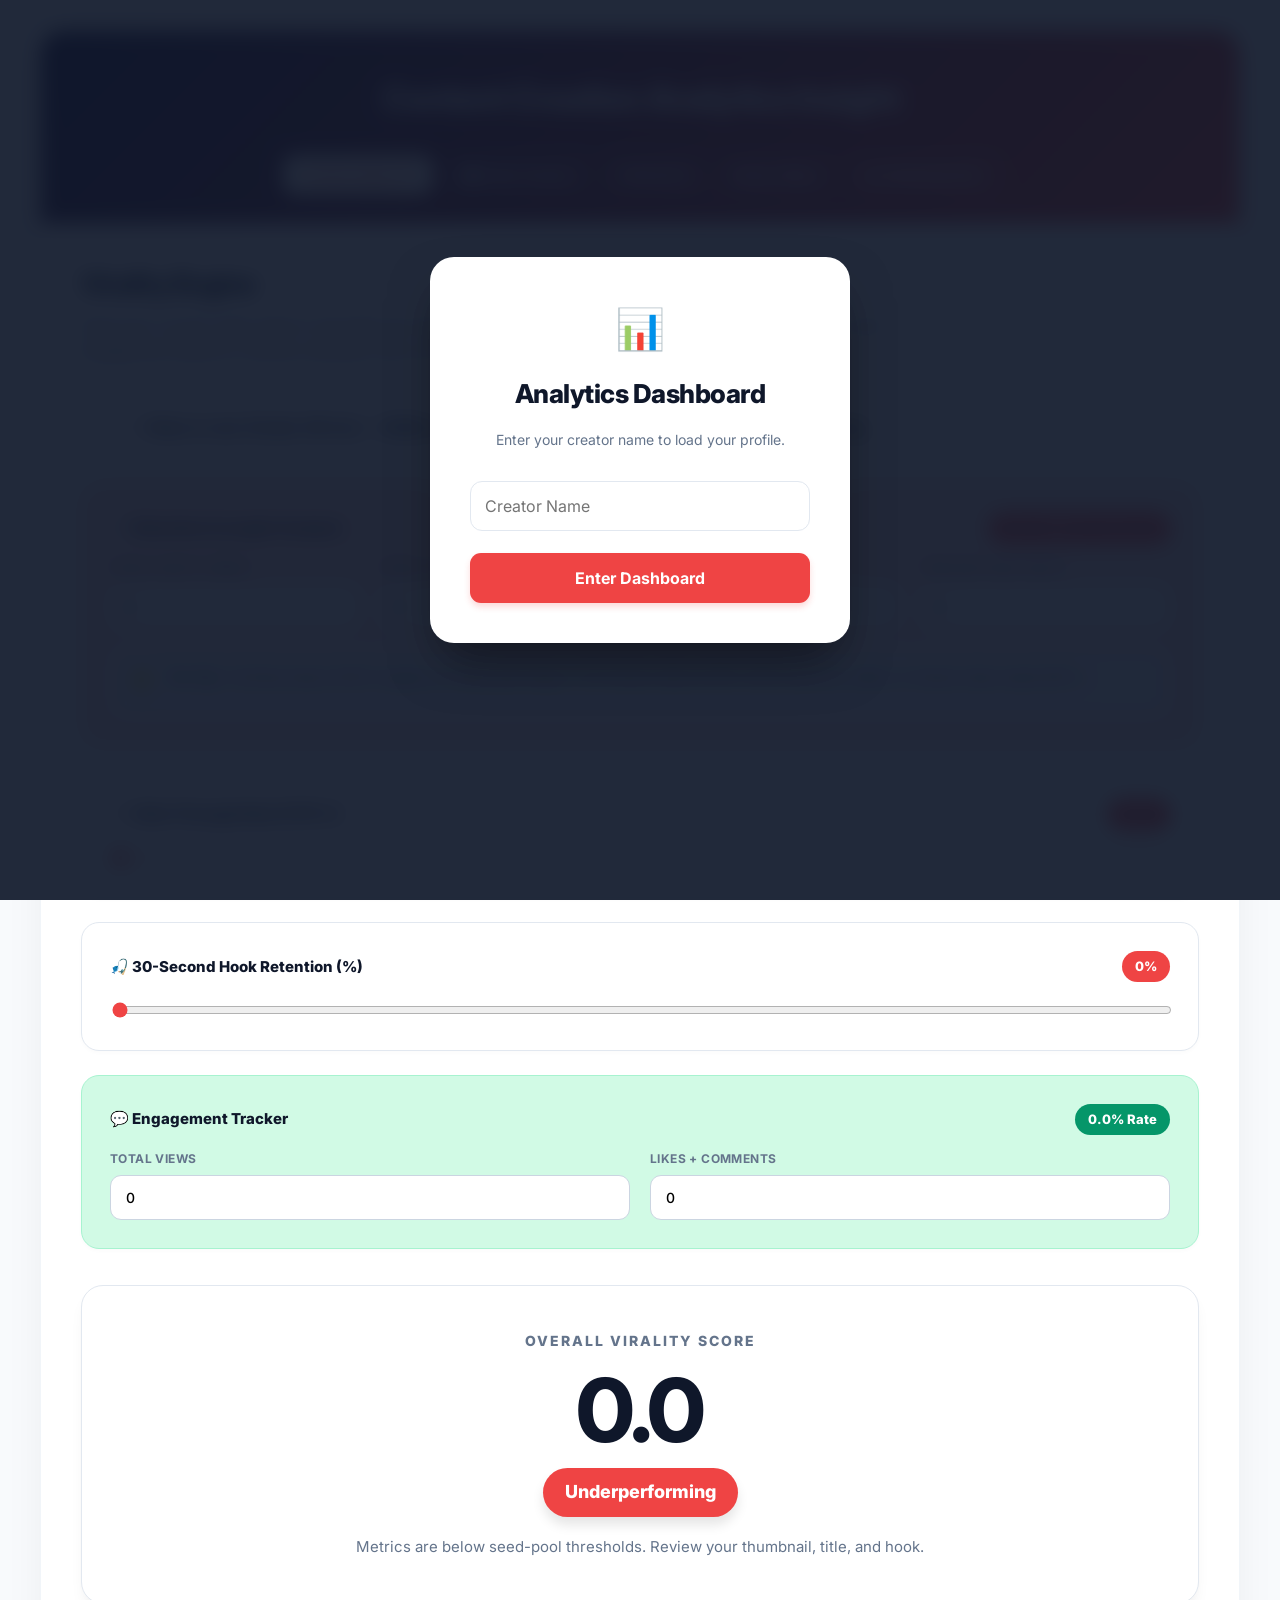
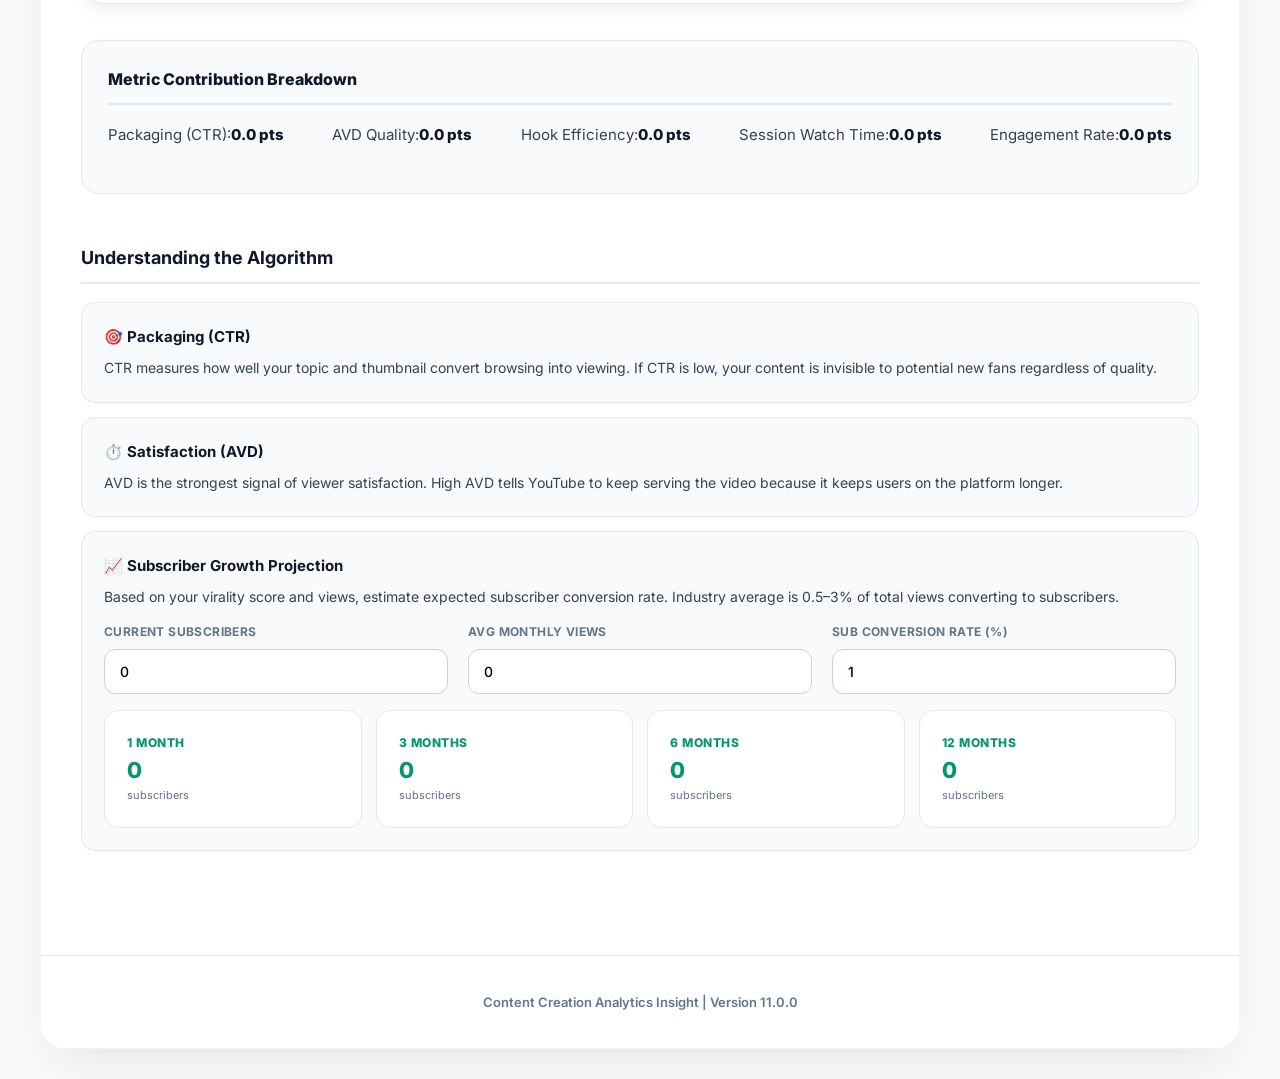
<file: Content_Creation_Analytics_Insight_V11.html>
<!DOCTYPE html>
<html lang="en">
<head>
<meta charset="UTF-8">
<meta name="viewport" content="width=device-width, initial-scale=1.0">
<title>Content Creation Analytics Insight | V11</title>
<link href="https://fonts.googleapis.com/css2?family=Inter:wght@300;400;500;600;700;800&display=swap" rel="stylesheet">
<style>
  :root {
    --primary: #EF4444;
    --primary-light: #FEE2E2;
    --secondary: #059669;
    --secondary-light: #D1FAE5;
    --accent: #3B82F6;
    --accent-light: #EFF6FF;
    --purple: #8B5CF6;
    --purple-light: #EDE9FE;
    --tiktok: #25F4EE;
    --tiktok-dark: #010101;
    --ig: #E1306C;
    --bg-color: #F8FAFC;
    --card-bg: #FFFFFF;
    --text-dark: #0F172A;
    --text-main: #334155;
    --text-muted: #64748B;
    --border: #E2E8F0;
    --shadow: 0 10px 15px -3px rgba(0,0,0,0.05), 0 4px 6px -2px rgba(0,0,0,0.02);
  }
  * { box-sizing: border-box; }
  body { font-family: 'Inter', sans-serif; padding: 30px 15px; background-color: var(--bg-color); color: var(--text-main); line-height: 1.6; margin: 0; }
  .container { max-width: 1200px; margin: 0 auto; background: var(--card-bg); border-radius: 24px; box-shadow: 0 25px 50px -12px rgba(0,0,0,0.08); overflow: hidden; border: 1px solid #F1F5F9; }

  /* Auth */
  .auth-overlay { position: fixed; top: 0; left: 0; width: 100%; height: 100%; background: rgba(15,23,42,0.92); backdrop-filter: blur(10px); display: flex; justify-content: center; align-items: center; z-index: 2000; }
  .auth-modal { background: white; padding: 40px; border-radius: 24px; width: 90%; max-width: 420px; box-shadow: 0 25px 50px -12px rgba(0,0,0,0.5); text-align: center; }
  .auth-modal h2 { margin-top: 0; color: var(--text-dark); font-weight: 800; font-size: 26px; }
  .auth-input { width: 100%; padding: 14px; margin: 10px 0; border: 1px solid var(--border); border-radius: 12px; font-size: 16px; font-family: inherit; transition: 0.2s; }
  .auth-input:focus { outline: none; border-color: var(--primary); box-shadow: 0 0 0 4px rgba(239,68,68,0.1); }

  /* Header */
  .header-area { background: linear-gradient(135deg, #1E1B4B 0%, #EF4444 100%); padding: 40px 30px 0; text-align: center; position: relative; }
  .user-bar { position: absolute; top: 20px; right: 30px; color: white; font-size: 14px; font-weight: 600; display: flex; gap: 15px; align-items: center; }
  .user-bar button { background: rgba(255,255,255,0.15); border: 1px solid rgba(255,255,255,0.2); color: white; padding: 8px 16px; border-radius: 10px; cursor: pointer; font-weight: 700; transition: 0.2s; }
  .user-bar button:hover { background: rgba(255,255,255,0.25); transform: translateY(-1px); }
  .header-area h1 { color: white; margin: 0 0 30px 0; font-size: 34px; font-weight: 800; letter-spacing: -1px; }

  /* Nav */
  .tab-container { display: flex; justify-content: center; flex-wrap: wrap; gap: 10px; padding-bottom: 28px; }
  .tab-btn { background: rgba(255,255,255,0.1); border: 1px solid rgba(255,255,255,0.15); color: rgba(255,255,255,0.9); padding: 11px 18px; border-radius: 12px; font-size: 13px; font-weight: 700; cursor: pointer; transition: 0.3s; font-family: inherit; backdrop-filter: blur(10px); }
  .tab-btn:hover { background: rgba(255,255,255,0.2); color: white; transform: translateY(-2px); }
  .tab-btn.active { background: white; color: var(--primary); box-shadow: var(--shadow); }
  .dropdown { position: relative; display: inline-block; }
  .dropdown-content { display: none; position: absolute; background: white; min-width: 210px; box-shadow: 0 20px 25px -5px rgba(0,0,0,0.1); z-index: 100; border-radius: 12px; overflow: hidden; text-align: left; border: 1px solid var(--border); top: 100%; }
  .dropdown-content a { color: var(--text-dark); padding: 13px 20px; text-decoration: none; display: block; font-size: 14px; font-weight: 600; border-bottom: 1px solid var(--border); transition: 0.2s; cursor: pointer; }
  .dropdown-content a:last-child { border-bottom: none; }
  .dropdown-content a:hover { background: var(--bg-color); color: var(--primary); padding-left: 24px; }
  .dropdown:hover .dropdown-content { display: block; }
  .dropdown:hover .dropbtn { background: rgba(255,255,255,0.2); }

  /* Tabs */
  .tabcontent { display: none; padding: 40px; animation: fadeIn 0.4s ease-out; }
  @keyframes fadeIn { from { opacity: 0; transform: translateY(12px); } to { opacity: 1; transform: translateY(0); } }

  /* Typography */
  h2 { color: var(--text-dark); font-size: 26px; margin-top: 0; margin-bottom: 8px; font-weight: 800; letter-spacing: -0.5px; }
  .tab-subtitle { color: var(--text-muted); font-size: 15px; margin-top: 0; margin-bottom: 32px; max-width: 860px; line-height: 1.7; }
  h3 { color: var(--text-dark); font-size: 18px; margin-top: 40px; margin-bottom: 18px; border-bottom: 2px solid var(--border); padding-bottom: 10px; font-weight: 700; }

  /* Cards */
  .control-card { background: #fff; border: 1px solid var(--border); border-radius: 18px; padding: 28px; margin-bottom: 24px; box-shadow: 0 2px 4px rgba(0,0,0,0.02); transition: 0.2s; }
  .control-card:hover { border-color: #CBD5E1; box-shadow: 0 8px 16px rgba(0,0,0,0.04); }
  .control-card.highlight { background: var(--primary-light); border-color: #FCA5A5; }
  .control-card.success { background: var(--secondary-light); border-color: #A7F3D0; }
  .control-card.accent { background: var(--accent-light); border-color: #BFDBFE; }
  .control-card.purple { background: var(--purple-light); border-color: #C4B5FD; }
  .control-card.tt-card { background: #F8FAFC; border-color: #CBD5E1; border-top: 5px solid var(--tiktok-dark); }
  .control-card.ig-card { background: #FDF2F8; border-color: #FBCFE8; border-top: 5px solid var(--ig); }
  .info-card { background: #F8FAFC; border: 1px solid var(--border); border-radius: 14px; padding: 22px; margin-bottom: 14px; }
  .info-card h4 { margin: 0 0 8px 0; font-size: 15px; color: var(--text-dark); }

  /* Inputs */
  .label-flex { display: flex; justify-content: space-between; align-items: center; font-weight: 800; margin-bottom: 14px; color: var(--text-dark); font-size: 15px; }
  .val-badge { background: var(--primary); color: white; padding: 5px 13px; border-radius: 30px; font-size: 13px; font-weight: 800; }
  input[type=range] { width: 100%; accent-color: var(--primary); cursor: pointer; height: 8px; border-radius: 4px; }
  .input-grid { display: grid; grid-template-columns: repeat(auto-fit, minmax(190px, 1fr)); gap: 20px; margin-top: 12px; }
  .input-box { display: flex; flex-direction: column; }
  .input-box label { font-size: 12px; color: var(--text-muted); margin-bottom: 7px; font-weight: 700; text-transform: uppercase; letter-spacing: 0.4px; }
  .input-box input, .input-box select { padding: 13px 15px; border: 1px solid #CBD5E1; border-radius: 11px; font-size: 14px; transition: 0.2s; font-family: inherit; font-weight: 500; background: white; }
  .input-box input:focus, .input-box select:focus { outline: none; border-color: var(--primary); box-shadow: 0 0 0 3px rgba(239,68,68,0.1); }

  /* Insight box */
  .insight-box { display: flex; gap: 14px; background: #F1F5F9; border: 1px solid #E2E8F0; padding: 18px; border-radius: 14px; margin-top: 18px; font-size: 14px; color: var(--text-main); line-height: 1.6; }
  .insight-box .icon { font-size: 20px; flex-shrink: 0; }

  /* Score display */
  .score-display { text-align: center; background: #fff; border: 1px solid var(--border); border-radius: 22px; padding: 44px 36px; margin: 36px 0; box-shadow: var(--shadow); position: relative; overflow: hidden; }
  .score-val { font-size: 88px; font-weight: 800; line-height: 1; margin: 14px 0; color: var(--text-dark); letter-spacing: -2px; }
  .rating-badge { display: inline-block; padding: 10px 22px; border-radius: 40px; font-size: 18px; font-weight: 800; margin-bottom: 18px; box-shadow: 0 8px 12px rgba(0,0,0,0.1); }
  .rating-desc { color: var(--text-muted); font-size: 15px; }

  /* Tier grid */
  .target-grid { display: grid; grid-template-columns: repeat(auto-fit, minmax(260px, 1fr)); gap: 22px; }
  .target-card { background: white; border: 1px solid var(--border); border-radius: 18px; padding: 26px; box-shadow: 0 2px 4px rgba(0,0,0,0.02); transition: 0.3s; }
  .target-card:hover { transform: translateY(-4px); box-shadow: 0 16px 24px rgba(0,0,0,0.05); }
  .target-card .tier-name { font-size: 13px; text-transform: uppercase; font-weight: 800; color: var(--text-dark); margin-bottom: 7px; letter-spacing: 0.8px; }
  .stat-row { display: flex; justify-content: space-between; padding: 10px 0; border-bottom: 1px dashed var(--border); font-size: 14px; }
  .stat-row:last-child { border-bottom: none; }
  .stat-val { font-weight: 800; color: var(--primary); }

  /* Buttons */
  .btn-primary { background: var(--primary); color: white; border: none; padding: 13px 26px; border-radius: 11px; font-weight: 700; cursor: pointer; transition: 0.3s; font-family: inherit; font-size: 14px; box-shadow: 0 4px 6px rgba(239,68,68,0.2); }
  .btn-primary:hover { opacity: 0.9; transform: translateY(-2px); box-shadow: 0 8px 14px rgba(239,68,68,0.3); }
  .btn-secondary { background: white; color: var(--text-dark); border: 1px solid var(--border); padding: 13px 20px; border-radius: 11px; font-weight: 700; cursor: pointer; transition: 0.3s; font-family: inherit; font-size: 14px; }
  .btn-secondary:hover { background: #F8FAFC; border-color: #CBD5E1; }
  .btn-accent { background: var(--accent); color: white; border: none; padding: 13px 26px; border-radius: 11px; font-weight: 700; cursor: pointer; transition: 0.3s; font-family: inherit; font-size: 14px; }
  .btn-accent:hover { opacity: 0.9; transform: translateY(-1px); }

  /* Tables */
  .tracker-table { width: 100%; border-collapse: collapse; margin-top: 20px; font-size: 14px; border-radius: 12px; overflow: hidden; }
  .tracker-table th, .tracker-table td { padding: 15px 18px; text-align: left; border-bottom: 1px solid var(--border); }
  .tracker-table th { background: #F1F5F9; color: var(--text-dark); font-weight: 800; text-transform: uppercase; font-size: 11px; letter-spacing: 0.8px; }
  .tracker-table tr:last-child td { border-bottom: none; }
  .rpm-table { width: 100%; border-collapse: collapse; margin-top: 20px; font-size: 14px; border-radius: 12px; overflow: hidden; border: 1px solid var(--border); }
  .rpm-table th, .rpm-table td { padding: 13px 16px; border: 1px solid var(--border); text-align: left; }
  .rpm-table th { background: #F8FAFC; font-weight: 800; text-transform: uppercase; color: var(--text-dark); font-size: 12px; }

  /* Report */
  .report-card { background: #fff; border: 1px solid var(--border); border-radius: 18px; padding: 36px; margin-top: 28px; display: none; box-shadow: var(--shadow); border-top: 7px solid var(--primary); }
  .range-card { padding: 26px; border-radius: 14px; background: #F8FAFC; border: 1px solid #E2E8F0; text-align: center; }

  /* Breakdown */
  .breakdown { margin-top: 32px; font-size: 15px; color: var(--text-main); background: #F8FAFC; padding: 26px; border-radius: 18px; border: 1px solid var(--border); }
  .breakdown h4 { margin-top: 0; margin-bottom: 18px; color: var(--text-dark); border-bottom: 2px solid var(--border); padding-bottom: 10px; font-weight: 800; font-size: 16px; }
  .breakdown div { display: flex; justify-content: space-between; margin-bottom: 10px; }
  .breakdown div span:last-child { font-weight: 800; color: var(--text-dark); }

  /* Stat mini cards */
  .stat-mini { background: white; border: 1px solid var(--border); border-radius: 14px; padding: 22px; }
  .stat-mini .label { font-size: 12px; font-weight: 800; text-transform: uppercase; margin-bottom: 6px; letter-spacing: 0.5px; }
  .stat-mini .value { font-size: 32px; font-weight: 800; line-height: 1.1; }
  .stat-mini .sub { font-size: 11px; color: var(--text-muted); margin-top: 5px; }

  /* Sub projection */
  .sub-proj-card { background: white; border: 1px solid var(--border); border-radius: 18px; padding: 28px; margin-top: 24px; }

  /* API key section */
  .api-section { background: #0F172A; border-radius: 18px; padding: 28px; margin-bottom: 24px; }
  .api-section label { color: #94A3B8; font-size: 12px; font-weight: 700; text-transform: uppercase; letter-spacing: 0.5px; display: block; margin-bottom: 8px; }
  .api-section input { background: #1E293B; border: 1px solid #334155; color: white; padding: 13px 15px; border-radius: 10px; font-size: 14px; font-family: inherit; width: 100%; }
  .api-section input:focus { outline: none; border-color: var(--accent); }
  .api-section .api-note { color: #64748B; font-size: 12px; margin-top: 8px; line-height: 1.5; }

  hr { border: 0; border-top: 1px solid var(--border); margin: 36px 0; }
  .version-footer { text-align: center; padding: 36px; color: var(--text-muted); font-size: 13px; border-top: 1px solid var(--border); margin-top: 50px; font-weight: 600; }
  .section-divider { height: 1px; background: var(--border); margin: 40px 0; }

  /* Progress bar */
  .progress-track { background: #E2E8F0; border-radius: 20px; height: 16px; overflow: hidden; position: relative; }
  .progress-fill { height: 100%; border-radius: 20px; transition: width 0.4s ease; }
</style>
</head>
<body>

<!-- Auth Modal -->
<div class="auth-overlay" id="authOverlay">
  <div class="auth-modal">
    <div style="font-size: 40px; margin-bottom: 12px;">📊</div>
    <h2>Analytics Dashboard</h2>
    <p style="font-size: 14px; color: var(--text-muted); margin-bottom: 20px;">Enter your creator name to load your profile.</p>
    <input type="text" id="authUsername" class="auth-input" placeholder="Creator Name">
    <button class="btn-primary" style="width: 100%; margin-top: 12px; padding: 15px; font-size: 16px;" onclick="login()">Enter Dashboard</button>
  </div>
</div>

<div class="container">
  <div class="header-area">
    <div class="user-bar" id="userBar" style="display:none;">
      <span id="userNameDisplay">---</span>
      <button onclick="logout()">Logout</button>
    </div>
    <h1>Content Creation Analytics Insight</h1>
    <div class="tab-container">
      <div class="dropdown">
        <button class="tab-btn active dropbtn" id="ytDropdownBtn">Virality Engine ▼</button>
        <div class="dropdown-content">
          <a onclick="openTab(event,'Tab1'); updateDropdownText('Virality Engine')">Virality Engine</a>
          <a onclick="openTab(event,'Tab2'); updateDropdownText('Algorithm Tracker')">Algorithm Tracker</a>
          <a onclick="openTab(event,'Tab3'); updateDropdownText('Monetization Tracker')">Monetization Tracker</a>
          <a onclick="openTab(event,'Tab4'); updateDropdownText('RPM Predictor')">RPM Predictor</a>
        </div>
      </div>
      <button class="tab-btn" onclick="openTab(event,'Tab8')">📈 Video Tracker</button>
      <button class="tab-btn tt" onclick="openTab(event,'Tab5')">TikTok Pro</button>
      <button class="tab-btn ig" onclick="openTab(event,'Tab6')">Reels / Meta</button>
      <button class="tab-btn" onclick="openTab(event,'Tab7')">⏰ Publishing Hub</button>
    </div>
  </div>

  <!-- ══════════════════════════════════════════ -->
  <!-- TAB 1: VIRALITY ENGINE -->
  <!-- ══════════════════════════════════════════ -->
  <div id="Tab1" class="tabcontent" style="display:block;">
    <h2>Virality Engine</h2>
    <p class="tab-subtitle">Input your current video stats to calculate your algorithmic favor. This engine weights CTR, Retention, Hook, and Engagement based on industry-standard viral curves.</p>

    <label style="display:flex;align-items:center;gap:12px;font-weight:700;cursor:pointer;color:var(--text-dark);background:#fff;border:1px solid var(--border);padding:18px 22px;border-radius:14px;box-shadow:var(--shadow);margin-bottom:24px;">
      <input type="checkbox" id="newVideoToggle" onchange="updateTab1()" style="width:20px;height:20px;accent-color:var(--primary);">
      Video is new (Under 48 hrs) — Shifts scoring weight to AVD% while reducing Hook weighting.
    </label>

    <div class="control-card highlight">
      <div class="label-flex"><span>⏱️ Retention & Length Analysis</span><span class="val-badge" id="twDisplay">---</span></div>
      <div class="input-grid">
        <div class="input-box"><label>Video Length (Mins)</label><input type="number" id="vlMins" value="0" min="0" oninput="updateTab1()"></div>
        <div class="input-box"><label>Video Length (Secs)</label><input type="number" id="vlSecs" value="0" min="0" max="59" oninput="updateTab1()"></div>
        <div class="input-box"><label>Time Watched (Mins)</label><input type="number" id="twMins" value="0" min="0" oninput="updateTab1()"></div>
        <div class="input-box"><label>Time Watched (Secs)</label><input type="number" id="twSecs" value="0" min="0" max="59" oninput="updateTab1()"></div>
      </div>
      <div class="insight-box">
        <span class="icon">💡</span>
        <div><strong>Pro Tip:</strong> YouTube lowers AVD% targets as videos get longer. A 10-minute video at 50% AVD is top-tier, while a 2-minute video needs 80%+.</div>
      </div>
    </div>

    <div class="control-card">
      <div class="label-flex"><span>🖱️ Click-Through Rate (CTR %)</span><span class="val-badge" id="ctrVal">0.0%</span></div>
      <input type="range" id="ctr" min="0" max="25" step="0.1" value="0" oninput="updateTab1()">
    </div>

    <div class="control-card" id="retGroup">
      <div class="label-flex"><span>🎣 30-Second Hook Retention (%)</span><span class="val-badge" id="retVal">0%</span></div>
      <input type="range" id="ret" min="0" max="100" step="1" value="0" oninput="updateTab1()">
    </div>

    <div class="control-card success">
      <div class="label-flex"><span>💬 Engagement Tracker</span><span class="val-badge" id="engVal" style="background:var(--secondary);">0.0% Rate</span></div>
      <div class="input-grid">
        <div class="input-box"><label>Total Views</label><input type="number" id="viewsInput" value="0" min="0" oninput="updateTab1()"></div>
        <div class="input-box"><label>Likes + Comments</label><input type="number" id="engInput" value="0" min="0" oninput="updateTab1()"></div>
      </div>
    </div>

    <div class="score-display">
      <div style="text-transform:uppercase;color:var(--text-muted);font-weight:800;font-size:14px;letter-spacing:2px;">Overall Virality Score</div>
      <div class="score-val" id="totalScore">0</div>
      <div class="rating-badge" id="ratingText" style="background:#E2E8F0;color:var(--text-muted);">Enter Stats Above</div>
      <div class="rating-desc" id="ratingDesc"></div>
    </div>

    <div class="breakdown">
      <h4>Metric Contribution Breakdown</h4>
      <div id="breakdown-content"></div>
    </div>

    <h3 style="margin-top:50px;">Understanding the Algorithm</h3>
    <div class="info-card">
      <h4>🎯 Packaging (CTR)</h4>
      <p style="margin:0;font-size:14px;color:var(--text-main);">CTR measures how well your topic and thumbnail convert browsing into viewing. If CTR is low, your content is invisible to potential new fans regardless of quality.</p>
    </div>
    <div class="info-card">
      <h4>⏱️ Satisfaction (AVD)</h4>
      <p style="margin:0;font-size:14px;color:var(--text-main);">AVD is the strongest signal of viewer satisfaction. High AVD tells YouTube to keep serving the video because it keeps users on the platform longer.</p>
    </div>
    <div class="info-card">
      <h4>📈 Subscriber Growth Projection</h4>
      <p style="margin:0;font-size:14px;color:var(--text-main);margin-bottom:14px;">Based on your virality score and views, estimate expected subscriber conversion rate. Industry average is 0.5–3% of total views converting to subscribers.</p>
      <div class="input-grid" style="margin-top:0;">
        <div class="input-box"><label>Current Subscribers</label><input type="number" id="yt_curr_subs" value="0" min="0" oninput="updateYTSubProjection()"></div>
        <div class="input-box"><label>Avg Monthly Views</label><input type="number" id="yt_monthly_views" value="0" min="0" oninput="updateYTSubProjection()"></div>
        <div class="input-box"><label>Sub Conversion Rate (%)</label><input type="number" id="yt_sub_rate" value="1" min="0.1" max="10" step="0.1" oninput="updateYTSubProjection()"></div>
      </div>
      <div id="yt_sub_projection" style="margin-top:16px;display:grid;grid-template-columns:repeat(auto-fit,minmax(160px,1fr));gap:14px;"></div>
    </div>
  </div>

  <!-- ══════════════════════════════════════════ -->
  <!-- TAB 2: ALGORITHM TRACKER -->
  <!-- ══════════════════════════════════════════ -->
  <div id="Tab2" class="tabcontent">
    <h2>Algorithm Tracker</h2>
    <p class="tab-subtitle">Every video passes through distribution tiers. This predictor calculates the required AVD% and CTR benchmarks for each audience expansion phase based on your video length.</p>

    <div class="control-card highlight">
      <div class="label-flex"><span>⏱️ Target Video Length</span></div>
      <div class="input-grid" style="max-width:420px;">
        <div class="input-box"><label>Mins</label><input type="number" id="t2_vlMins" value="10" min="0" oninput="updateTab2()"></div>
        <div class="input-box"><label>Secs</label><input type="number" id="t2_vlSecs" value="0" min="0" max="59" oninput="updateTab2()"></div>
      </div>
    </div>

    <h3>Distribution Tier Requirements</h3>
    <div class="target-grid" id="tierGrid"></div>
  </div>

  <!-- ══════════════════════════════════════════ -->
  <!-- TAB 3: MONETIZATION TRACKER -->
  <!-- ══════════════════════════════════════════ -->
  <div id="Tab3" class="tabcontent">
    <h2>Monetization Tracker</h2>
    <p class="tab-subtitle">Track your path to YPP eligibility. Standard path: <strong>4,000 public watch hours (last 12 months)</strong> + <strong>1,000 subscribers</strong>. Shorts-only path: <strong>10 million Shorts views in 90 days</strong> + 1,000 subscribers.</p>

    <div class="control-card highlight">
      <div class="label-flex"><span>📊 Goal Progress</span></div>
      <div class="input-grid">
        <div class="input-box"><label>Start Date</label><input type="date" id="m_todayDate" oninput="updateTab3()"></div>
        <div class="input-box"><label>Target Goal Date</label><input type="date" id="m_targetDate" oninput="updateTab3()"></div>
        <div class="input-box"><label>Current Watch Hours</label><input type="number" id="m_currentHours" value="0" oninput="updateTab3()"></div>
        <div class="input-box"><label>Daily Watch Hrs from Videos</label><input type="number" id="m_currentDailyVelocity" value="0" step="0.1" oninput="updateTab3()"></div>
      </div>

      <div style="margin-top:22px;">
        <div style="display:flex;justify-content:space-between;font-size:13px;font-weight:700;color:var(--text-muted);margin-bottom:7px;">
          <span>YPP Watch Hours Progress</span><span id="m_progressPct">0%</span>
        </div>
        <div class="progress-track">
          <div id="m_progressVod" class="progress-fill" style="background:var(--primary);width:0%;position:absolute;top:0;left:0;"></div>
          <div id="m_progressStream" class="progress-fill" style="background:var(--accent);width:0%;position:absolute;top:0;left:0%;opacity:0.65;"></div>
        </div>
        <div class="progress-track" style="margin-top:0;visibility:hidden;height:0;"></div>
        <div style="position:relative;height:16px;">
          <div id="m_progressVod2" style="background:var(--primary);height:16px;border-radius:20px;transition:width 0.4s;width:0%;position:absolute;top:0;left:0;"></div>
          <div id="m_progressStream2" style="background:var(--accent);height:16px;border-radius:0 20px 20px 0;transition:width 0.4s;width:0%;position:absolute;top:0;left:0%;opacity:0.65;"></div>
        </div>
        <div style="display:flex;flex-wrap:wrap;gap:16px;margin-top:10px;font-size:13px;font-weight:600;">
          <span style="color:var(--primary);">■ Video Watch Hours</span>
          <span style="color:var(--accent);">■ Stream Hours</span>
          <span style="color:var(--text-muted);">Goal: 4,000 hrs</span>
        </div>
      </div>

      <div style="margin-top:18px;background:white;border-radius:14px;border:1px solid var(--border);padding:18px;display:grid;grid-template-columns:1fr 1fr;gap:18px;">
        <div>
          <div style="font-size:11px;color:var(--text-muted);font-weight:800;text-transform:uppercase;margin-bottom:5px;">📅 Videos Only</div>
          <div id="m_estimatedDate" style="color:var(--primary);font-weight:800;font-size:15px;">---</div>
        </div>
        <div>
          <div style="font-size:11px;color:var(--accent);font-weight:800;text-transform:uppercase;margin-bottom:5px;">🔴 Videos + Streams</div>
          <div id="m_estimatedDateStream" style="color:var(--accent);font-weight:800;font-size:15px;">---</div>
          <div style="font-size:12px;color:var(--text-muted);margin-top:3px;" id="m_streamDaysSaved"></div>
        </div>
      </div>
    </div>

    <div class="control-card accent">
      <div class="label-flex"><span style="color:var(--accent);">🔴 Live Streaming Velocity</span></div>
      <p style="font-size:14px;color:var(--text-muted);margin-top:-5px;margin-bottom:18px;">Live stream watch time counts directly toward the 4,000-hour requirement. Stream hours × concurrent viewers = watch hours generated per week.</p>
      <div class="input-grid">
        <div class="input-box"><label>Stream Hours / Week</label><input type="number" id="m_streamHrs" value="0" min="0" oninput="updateTab3()"></div>
        <div class="input-box"><label>Avg Concurrent Viewers</label><input type="number" id="m_streamViewers" value="0" min="0" oninput="updateTab3()"></div>
      </div>
      <div class="insight-box" style="background:white;border-color:#BFDBFE;">
        <span class="icon">📈</span>
        <div>Weekly Stream Watch Hrs: <strong><span id="m_streamTotal" style="color:var(--accent);">0 hrs / week</span></strong> — counted directly alongside your uploaded videos toward your goal.</div>
      </div>
    </div>

    <div class="control-card">
      <div class="label-flex"><span>🎥 Average Video Watch Time (per view)</span></div>
      <div class="insight-box" style="margin-bottom:18px;background:#EFF6FF;border-color:#BFDBFE;">
        <span class="icon">💡</span>
        <div><strong>What this does:</strong> Your Average View Duration tells the calculator how many watch hours each video view generates — used to show how many daily views from uploaded videos are needed to fill the gap streams don't already cover.</div>
      </div>
      <div class="input-grid">
        <div class="input-box"><label>Avg Mins Watched / View</label><input type="number" id="m_avdMins" value="0" min="0" oninput="updateTab3()"></div>
        <div class="input-box"><label>Avg Secs Watched / View</label><input type="number" id="m_avdSecs" value="0" min="0" max="59" oninput="updateTab3()"></div>
      </div>
      <div style="margin-top:14px;background:#F8FAFC;border:1px solid var(--border);border-radius:11px;padding:14px;font-size:14px;color:var(--text-main);">
        Daily video views needed to cover remaining gap: <strong><span id="m_dailyViews" style="color:var(--primary);">0</span> views/day</strong>
      </div>
    </div>

    <div class="score-display">
      <h3 style="margin-top:0;border:none;">Combined Watch Hour Velocity</h3>
      <div style="display:grid;grid-template-columns:repeat(auto-fit,minmax(190px,1fr));gap:18px;margin-top:18px;">
        <div class="stat-mini">
          <div class="label" style="color:var(--primary);">Still Needed / Day</div>
          <div class="value" style="color:var(--primary);" id="m_dailyHours">0.0</div>
          <div class="sub">From videos (streams cover the rest)</div>
        </div>
        <div class="stat-mini">
          <div class="label" style="color:var(--accent);">Stream Contribution / Day</div>
          <div class="value" style="color:var(--accent);" id="m_streamPerDay">0.0</div>
          <div class="sub">Auto-generated by live streams</div>
        </div>
        <div class="stat-mini">
          <div class="label" style="color:var(--secondary);">Total Combined / Week</div>
          <div class="value" style="color:var(--secondary);" id="m_weeklyHours">0.0</div>
          <div class="sub">Videos + streams combined</div>
        </div>
      </div>
      <hr>
      <p id="m_conclusion" style="font-size:16px;color:var(--text-dark);line-height:1.7;font-weight:600;margin:0;"></p>
      <div style="margin-top:28px;display:grid;grid-template-columns:repeat(auto-fit,minmax(190px,1fr));gap:16px;border-top:2px solid var(--border);padding-top:28px;">
        <div class="stat-mini" style="background:var(--primary-light);border-color:#FCA5A5;">
          <div class="label" style="color:var(--primary);">Hours Remaining</div>
          <div class="value" style="color:var(--primary);" id="m_stat_remaining">---</div>
        </div>
        <div class="stat-mini" style="background:var(--accent-light);border-color:#BFDBFE;">
          <div class="label" style="color:var(--accent);">Weekly Stream Hrs</div>
          <div class="value" style="color:var(--accent);" id="m_stat_streamWeekly">0</div>
        </div>
        <div class="stat-mini" style="background:var(--secondary-light);border-color:#A7F3D0;">
          <div class="label" style="color:var(--secondary);">Combined Hrs / Week</div>
          <div class="value" style="color:var(--secondary);" id="m_stat_totalWeekly">0</div>
        </div>
        <div class="stat-mini">
          <div class="label" style="color:var(--text-muted);">Goal Completed</div>
          <div class="value" id="m_stat_pct">0%</div>
        </div>
      </div>
    </div>
  </div>

  <!-- ══════════════════════════════════════════ -->
  <!-- TAB 4: RPM PREDICTOR -->
  <!-- ══════════════════════════════════════════ -->
  <div id="Tab4" class="tabcontent">
    <h2>RPM Predictor</h2>
    <p class="tab-subtitle">Simulate potential revenue brackets for Long-Form videos and YouTube Shorts based on monthly view volume and RPM (Revenue Per Mille — earnings per 1,000 monetized views after YouTube's 45% cut).</p>

    <div class="control-card highlight">
      <div style="display:flex;justify-content:space-between;align-items:center;margin-bottom:18px;flex-wrap:wrap;gap:12px;">
        <h3 style="margin:0;border:none;font-size:17px;">🎥 Long-Form Video Revenue</h3>
        <select id="c_view_type" onchange="generateReport()" style="padding:9px 13px;border-radius:10px;font-weight:600;border:1px solid var(--border);font-family:inherit;">
          <option value="monthly">Monthly Volume</option>
          <option value="daily">Daily Volume</option>
        </select>
      </div>
      <div class="input-grid">
        <div class="input-box"><label>Min Views</label><input type="number" id="c_views_min" value="0" min="0" oninput="generateReport()"></div>
        <div class="input-box"><label>Max Views</label><input type="number" id="c_views_max" value="0" min="0" oninput="generateReport()"></div>
      </div>
      <div style="margin-top:26px;">
        <div class="label-flex">
          <label style="margin:0;font-weight:700;font-size:14px;color:var(--text-dark);">RPM Range:</label>
          <span class="val-badge" id="c_rpm_val" style="background:var(--secondary);">$2.00 – $5.00</span>
        </div>
        <div style="display:flex;gap:20px;margin-top:10px;">
          <div style="flex:1;"><label style="font-size:11px;color:var(--text-muted);font-weight:700;">Min RPM ($)</label><input type="range" id="c_rpm_min" min="0.5" max="50" step="0.1" value="2.0" oninput="updateRpmSliders('min')"></div>
          <div style="flex:1;"><label style="font-size:11px;color:var(--text-muted);font-weight:700;">Max RPM ($)</label><input type="range" id="c_rpm_max" min="0.5" max="50" step="0.1" value="5.0" oninput="updateRpmSliders('max')"></div>
        </div>
        <div class="insight-box" style="background:white;border:1px solid var(--border);">
          <span class="icon">🎯</span>
          <div id="c_niche_suggestion">Set your RPM to see niche suggestions.</div>
        </div>
      </div>
    </div>

    <div class="control-card success">
      <h3 style="margin:0 0 18px 0;border:none;font-size:17px;">📱 YouTube Shorts Revenue</h3>
      <div class="input-grid">
        <div class="input-box"><label>Min Monthly Shorts Views</label><input type="number" id="cs_views_min" value="0" min="0" oninput="generateReport()"></div>
        <div class="input-box"><label>Max Monthly Shorts Views</label><input type="number" id="cs_views_max" value="0" min="0" oninput="generateReport()"></div>
        <div class="input-box"><label>Shorts RPM (typ. $0.03–$0.08)</label><input type="number" id="cs_rpm" value="0.05" step="0.01" min="0.01" max="0.50" oninput="generateReport()"></div>
      </div>
    </div>

    <button class="btn-primary" onclick="generateReport()" style="width:100%;padding:18px;font-size:16px;">Generate Revenue Analysis</button>

    <div id="c_report" class="report-card">
      <div style="font-size:20px;font-weight:800;border-bottom:2px solid var(--border);padding-bottom:14px;margin-bottom:22px;">📊 Revenue Breakdown</div>
      <div style="display:grid;grid-template-columns:repeat(auto-fit,minmax(190px,1fr));gap:18px;">
        <div class="range-card" style="border-top:4px solid var(--primary);">
          <div style="color:var(--text-muted);font-size:12px;font-weight:800;text-transform:uppercase;margin-bottom:7px;">📹 Videos Monthly</div>
          <div style="font-size:24px;font-weight:800;color:var(--primary);" id="r_vod_monthly">$0 – $0</div>
        </div>
        <div class="range-card" style="border-top:4px solid var(--secondary);">
          <div style="color:var(--text-muted);font-size:12px;font-weight:800;text-transform:uppercase;margin-bottom:7px;">📱 Shorts Monthly</div>
          <div style="font-size:24px;font-weight:800;color:var(--secondary);" id="r_shorts_monthly">$0 – $0</div>
        </div>
        <div class="range-card" style="border-top:4px solid var(--accent);background:var(--accent-light);">
          <div style="color:var(--accent);font-size:12px;font-weight:800;text-transform:uppercase;margin-bottom:7px;">💰 Combined Monthly</div>
          <div style="font-size:26px;font-weight:800;color:var(--accent);" id="r_monthly">$0 – $0</div>
        </div>
        <div class="range-card" style="border-top:4px solid var(--text-dark);">
          <div style="color:var(--text-muted);font-size:12px;font-weight:800;text-transform:uppercase;margin-bottom:7px;">📆 Combined Yearly</div>
          <div style="font-size:24px;font-weight:800;color:var(--text-dark);" id="r_yearly">$0 – $0</div>
        </div>
      </div>
    </div>

    <h3 style="margin-top:50px;">RPM Industry Benchmarks</h3>
    <p style="color:var(--text-muted);font-size:14px;margin-top:-10px;margin-bottom:18px;">Real-world creator RPM ranges. Vary by country, audience age, and season (Q4 is typically 30–50% higher).</p>
    <table class="rpm-table">
      <tr><th>Niche Category</th><th>Typical RPM Range</th><th>Notes</th></tr>
      <tr><td><strong>Gaming, Memes, Reactions, Challenges</strong></td><td>$1.00 – $3.50</td><td>Young demographic, lower advertiser CPMs</td></tr>
      <tr><td><strong>Vlogs, Lifestyle, Entertainment, Pranks</strong></td><td>$2.00 – $5.00</td><td>Broad appeal, moderate ad rates</td></tr>
      <tr><td><strong>Collectibles, DIY, Cooking, Fitness, Travel</strong></td><td>$3.00 – $8.00</td><td>Hobby purchasers, mid-tier advertiser value</td></tr>
      <tr><td><strong>Tech Reviews, Education, Automotive, Photography</strong></td><td>$5.00 – $14.00</td><td>High-intent buyers, strong ad match</td></tr>
      <tr><td><strong>Software, Real Estate, Medical, High-End Lifestyle</strong></td><td>$10.00 – $20.00</td><td>Premium demographics, professional audience</td></tr>
      <tr><td><strong>Finance, Investing, Business, B2B SaaS, Insurance, Legal</strong></td><td>$15.00 – $50.00+</td><td>Highest advertiser CPMs, affluent viewers</td></tr>
    </table>
    <div class="insight-box" style="margin-top:18px;">
      <span class="icon">📱</span>
      <div><strong>YouTube Shorts RPM:</strong> After YouTube's cut from the Shorts ad revenue pool, creators typically see <strong>$0.03–$0.08 per 1,000 views</strong>. High-performing finance/tech Shorts may reach $0.10–$0.15.</div>
    </div>
  </div>

  <!-- ══════════════════════════════════════════ -->
  <!-- TAB 5: TIKTOK PRO -->
  <!-- ══════════════════════════════════════════ -->
  <div id="Tab5" class="tabcontent">
    <h2>TikTok Pro</h2>
    <p class="tab-subtitle">TikTok's algorithm prioritizes Completion Rate and Share Velocity above all else. Use this engine to evaluate your short-form distribution potential.</p>

    <div class="control-card tt-card">
      <div class="label-flex"><span>📱 Completion Rate (%)</span><span class="val-badge" id="tt_avdVal" style="background:var(--tiktok-dark);">0%</span></div>
      <input type="range" id="tt_avd" min="0" max="100" step="1" value="0" oninput="updateTT()">
      <div class="insight-box"><span class="icon">📈</span><div>TikTok needs 50%+ completion on 30-second videos and 70%+ on 15-second clips to push to the FYP. Videos that loop (100%+) are rewarded heavily.</div></div>
    </div>

    <div class="control-card tt-card">
      <div class="label-flex"><span>🎣 3-Second Hook Retention (%)</span><span class="val-badge" id="tt_hookVal" style="background:var(--tiktok-dark);">0%</span></div>
      <input type="range" id="tt_hook" min="0" max="100" step="1" value="0" oninput="updateTT()">
      <div class="insight-box"><span class="icon">🎣</span><div>Below 40% 3-second hook, TikTok assumes mismatched content and stops expanding the batch. Strong thumbnails and first-frame visuals are critical.</div></div>
    </div>

    <div class="control-card tt-card">
      <div class="label-flex"><span>🔗 Share Velocity Ratio (%)</span><span class="val-badge" id="tt_shareVal" style="background:var(--tiktok-dark);">0%</span></div>
      <input type="range" id="tt_share" min="0" max="10" step="0.1" value="0" oninput="updateTT()">
      <div class="insight-box"><span class="icon">🚀</span><div>TikTok is a social graph. External shares to DMs, WhatsApp, and other platforms are weighted 5× heavier than likes in distribution scoring.</div></div>
    </div>

    <div class="score-display" style="border-color:var(--tiktok-dark);">
      <div style="font-size:13px;font-weight:800;text-transform:uppercase;letter-spacing:2px;color:var(--text-muted);">TikTok Distribution Score</div>
      <div class="score-val" id="tt_totalScore" style="color:var(--tiktok-dark);">0</div>
      <div class="rating-badge" id="tt_ratingText" style="background:var(--tiktok);color:var(--tiktok-dark);">Enter Stats Above</div>
    </div>

    <h3>TikTok Distribution Tiers</h3>
    <div class="target-grid">
      <div class="target-card"><div class="tier-name">Initial Seed Batch (~200–500 Views)</div><p style="font-size:12px;color:var(--text-muted);margin-bottom:13px;">Every video starts here. TikTok tests with a small seed group before deciding to push further.</p><div class="stat-row"><span>Min. Completion:</span><span class="stat-val">25%+</span></div><div class="stat-row"><span>Min. 3s Hook:</span><span class="stat-val">35%+</span></div></div>
      <div class="target-card"><div class="tier-name">Niche Audience (~1K–10K Views)</div><p style="font-size:12px;color:var(--text-muted);margin-bottom:13px;">Shown to interest-matched viewers. Engagement rate becomes the primary ranking signal.</p><div class="stat-row"><span>Completion:</span><span class="stat-val">35%+</span></div><div class="stat-row"><span>Like Rate:</span><span class="stat-val">3%+</span></div><div class="stat-row"><span>Comment Rate:</span><span class="stat-val">0.5%+</span></div></div>
      <div class="target-card"><div class="tier-name">FYP Breakout (~10K–100K Views)</div><p style="font-size:12px;color:var(--text-muted);margin-bottom:13px;">Broad FYP distribution. Share velocity becomes the key differentiator at this stage.</p><div class="stat-row"><span>Completion:</span><span class="stat-val">50%+</span></div><div class="stat-row"><span>Share Rate:</span><span class="stat-val">1.5%+</span></div></div>
      <div class="target-card"><div class="tier-name">Viral / Mass Push (100K–1M+)</div><p style="font-size:12px;color:var(--text-muted);margin-bottom:13px;">Algorithm validated at multiple levels. Content must be broadly accessible and highly shareable.</p><div class="stat-row"><span>Completion:</span><span class="stat-val">55%+</span></div><div class="stat-row"><span>Share Rate:</span><span class="stat-val">2.0%+</span></div></div>
    </div>

    <h3 style="margin-top:45px;">Subscriber / Follower Growth Projection</h3>
    <div class="control-card" style="background:var(--bg-color);">
      <p style="font-size:14px;color:var(--text-muted);margin-top:0;">TikTok follow rates from viral content vary by niche. An average FYP video converts 1–5% of unique viewers to followers.</p>
      <div class="input-grid">
        <div class="input-box"><label>Current Followers</label><input type="number" id="tt_curr_subs" value="0" min="0" oninput="updateTTSubProjection()"></div>
        <div class="input-box"><label>Avg Monthly Views</label><input type="number" id="tt_monthly_views" value="0" min="0" oninput="updateTTSubProjection()"></div>
        <div class="input-box"><label>Follow Conversion Rate (%)</label><input type="number" id="tt_follow_rate" value="2" min="0.1" max="10" step="0.1" oninput="updateTTSubProjection()"></div>
      </div>
      <div id="tt_sub_projection" style="margin-top:16px;display:grid;grid-template-columns:repeat(auto-fit,minmax(160px,1fr));gap:14px;"></div>
    </div>
  </div>

  <!-- ══════════════════════════════════════════ -->
  <!-- TAB 6: REELS / META -->
  <!-- ══════════════════════════════════════════ -->
  <div id="Tab6" class="tabcontent">
    <h2>Reels / Meta</h2>
    <p class="tab-subtitle">Instagram Reels prioritize Saves and Sends (DMs) as the strongest distribution signals. High replay rates trigger the Explore page algorithm.</p>

    <div class="control-card ig-card">
      <div class="label-flex"><span>🔁 Watch Time / Replay Rate (%)</span><span class="val-badge" id="ig_avdVal" style="background:var(--ig);">0%</span></div>
      <input type="range" id="ig_avd" min="0" max="150" step="1" value="0" oninput="updateIG()">
      <div class="insight-box"><span class="icon">🔁</span><div>IG Explore relies heavily on Replays. If average watch time exceeds 100%, the video is looping — the ultimate viral trigger on this platform.</div></div>
    </div>

    <div class="control-card ig-card">
      <div class="label-flex"><span>📩 Save & Send Velocity (%)</span><span class="val-badge" id="ig_saveVal" style="background:var(--ig);">0%</span></div>
      <input type="range" id="ig_save" min="0" max="10" step="0.1" value="0" oninput="updateIG()">
      <div class="insight-box"><span class="icon">📩</span><div>A "Send" (DM share) brings a new user into the app — IG rewards this with massive Impression boosts. Saves signal bookmark-worthy, high-value content.</div></div>
    </div>

    <div class="score-display" style="border-color:#FBCFE8;">
      <div style="font-size:13px;font-weight:800;text-transform:uppercase;letter-spacing:2px;color:var(--text-muted);">Reels Distribution Score</div>
      <div class="score-val" id="ig_totalScore" style="color:var(--ig);">0</div>
      <div class="rating-badge" id="ig_ratingText" style="background:var(--ig);color:white;">Enter Stats Above</div>
    </div>

    <h3 style="margin-top:45px;">Follower Growth Projection</h3>
    <div class="control-card" style="background:var(--bg-color);">
      <p style="font-size:14px;color:var(--text-muted);margin-top:0;">Instagram Reels convert approximately 0.5–3% of unique reach to followers when content hits the Explore page. High Save rates significantly improve this.</p>
      <div class="input-grid">
        <div class="input-box"><label>Current Followers</label><input type="number" id="ig_curr_subs" value="0" min="0" oninput="updateIGSubProjection()"></div>
        <div class="input-box"><label>Avg Monthly Reach</label><input type="number" id="ig_monthly_views" value="0" min="0" oninput="updateIGSubProjection()"></div>
        <div class="input-box"><label>Follow Conversion Rate (%)</label><input type="number" id="ig_follow_rate" value="1.5" min="0.1" max="10" step="0.1" oninput="updateIGSubProjection()"></div>
      </div>
      <div id="ig_sub_projection" style="margin-top:16px;display:grid;grid-template-columns:repeat(auto-fit,minmax(160px,1fr));gap:14px;"></div>
    </div>
  </div>

  <!-- ══════════════════════════════════════════ -->
  <!-- TAB 7: PUBLISHING HUB -->
  <!-- ══════════════════════════════════════════ -->
  <div id="Tab7" class="tabcontent">
    <h2>⏰ Publishing Hub</h2>
    <p class="tab-subtitle">Maximize early-hour performance by posting when your audience is most active. Long-form videos benefit from publishing 2 hours before the peak window to allow indexing; short-form needs to land during the peak for immediate velocity signals.</p>

    <div class="control-card accent">
      <div class="input-grid">
        <div class="input-box"><label>Content Format</label>
          <select id="u_format" onchange="calculateUploadTime()">
            <option value="yt_long">YouTube Long-Form</option>
            <option value="short_form">Short-Form (Shorts / TikTok / Reels)</option>
          </select>
        </div>
        <div class="input-box"><label>Audience Niche</label>
          <select id="u_niche" onchange="calculateUploadTime()">
            <option value="gaming">Gaming / Entertainment</option>
            <option value="vlogs">Vlogs / Lifestyle</option>
            <option value="tech">Tech / Education</option>
            <option value="finance">Finance / Business</option>
            <option value="collectibles">Collectibles / Cards / DIY</option>
          </select>
        </div>
        <div class="input-box"><label>Target Timezone</label>
          <select id="u_tz" onchange="calculateUploadTime()">
            <option value="EST">EST (US East)</option>
            <option value="CST">CST (US Central)</option>
            <option value="MST">MST (US Mountain)</option>
            <option value="PST">PST (US West)</option>
            <option value="GMT">GMT (UK / EU West)</option>
            <option value="CET">CET (EU Central)</option>
          </select>
        </div>
        <div class="input-box"><label>Upload Frequency / Week</label>
          <select id="u_freq" onchange="calculateUploadTime()">
            <option value="1">1× per week</option>
            <option value="2">2× per week</option>
            <option value="3" selected>3× per week</option>
            <option value="5">5× per week</option>
            <option value="7">Daily</option>
          </select>
        </div>
      </div>
    </div>

    <div id="upload_result">
      <div class="control-card" style="border-top:6px solid var(--accent);">
        <div style="font-size:12px;color:var(--text-muted);text-transform:uppercase;font-weight:800;margin-bottom:7px;">📌 Recommended Publishing Window</div>
        <div style="font-size:32px;font-weight:800;color:var(--accent);" id="u_time">---</div>
        <p style="font-size:14px;color:var(--text-dark);line-height:1.7;margin-top:14px;" id="u_logic"></p>
      </div>
      <h3>Your Weekly Publishing Schedule</h3>
      <div id="u_schedule_grid" style="display:grid;grid-template-columns:repeat(auto-fill,minmax(140px,1fr));gap:14px;margin-bottom:28px;"></div>
      <div id="u_insights" style="display:grid;grid-template-columns:repeat(auto-fit,minmax(270px,1fr));gap:18px;"></div>
    </div>
  </div>

  <!-- ══════════════════════════════════════════ -->
  <!-- TAB 8: VIDEO TRACKER -->
  <!-- ══════════════════════════════════════════ -->
  <div id="Tab8" class="tabcontent">
    <h2>📈 Video Tracker</h2>
    <p class="tab-subtitle">Track performance across multiple videos over time. Log manual entries or connect your YouTube Data API key to auto-fetch the latest stats and receive trend insights.</p>

    <!-- API Section -->
    <div class="api-section">
      <div style="display:flex;align-items:center;justify-content:space-between;margin-bottom:18px;flex-wrap:wrap;gap:12px;">
        <div>
          <div style="color:white;font-size:16px;font-weight:800;margin-bottom:4px;">🔑 YouTube Data API Connection</div>
          <div style="color:#64748B;font-size:13px;">Connect your API key to auto-fetch video stats. Your key is stored only in your browser and never sent to any server.</div>
        </div>
        <button class="btn-accent" onclick="fetchAPIData()" id="apiFetchBtn" style="flex-shrink:0;">🔄 Fetch Latest Stats</button>
      </div>
      <div style="display:grid;grid-template-columns:1fr 1fr;gap:16px;flex-wrap:wrap;">
        <div>
          <label>YouTube Data API Key</label>
          <input type="password" id="yt_api_key" placeholder="AIza... (stored locally only)" oninput="saveAPIKey()">
          <div class="api-note">Get a free key at console.cloud.google.com → YouTube Data API v3 → Credentials</div>
        </div>
        <div>
          <label>Video ID(s) to Track</label>
          <input type="text" id="yt_video_ids" placeholder="dQw4w9WgXcQ, abc123, ... (comma-separated)" oninput="saveAPIKey()">
          <div class="api-note">Find the Video ID in the YouTube URL after ?v= — you can track up to 5 videos at once.</div>
        </div>
      </div>
      <div id="api_status" style="margin-top:14px;font-size:13px;color:#94A3B8;"></div>
    </div>

    <!-- Video management -->
    <div class="control-card">
      <div style="display:flex;gap:16px;align-items:flex-end;margin-bottom:26px;padding-bottom:22px;border-bottom:1px solid var(--border);flex-wrap:wrap;">
        <div class="input-box" style="flex:2;min-width:160px;"><label>Select Tracked Video</label><select id="videoSelect" onchange="switchVideo()"></select></div>
        <div class="input-box" style="flex:2;min-width:160px;"><label>Add New Video Title</label><input type="text" id="newVideoName" placeholder="My Video Title..."></div>
        <button class="btn-primary" onclick="createNewVideo()">+ Add</button>
        <button class="btn-secondary" onclick="deleteCurrentVideo()">🗑 Delete</button>
      </div>

      <!-- Manual log -->
      <div style="background:#F8FAFC;border:1px solid var(--border);border-radius:14px;padding:22px;margin-bottom:22px;">
        <div style="font-size:14px;font-weight:800;color:var(--text-dark);margin-bottom:14px;">📝 Log Manual Entry</div>
        <div class="input-grid">
          <div class="input-box"><label>Date</label><input type="date" id="trk_date"></div>
          <div class="input-box"><label>Impressions</label><input type="number" id="trk_imp"></div>
          <div class="input-box"><label>Views</label><input type="number" id="trk_views"></div>
          <div class="input-box"><label>CTR (%)</label><input type="number" id="trk_ctr" step="0.1"></div>
          <div class="input-box"><label>AVD (%)</label><input type="number" id="trk_avd" step="0.1"></div>
          <div class="input-box"><label>Likes</label><input type="number" id="trk_likes"></div>
        </div>
        <button class="btn-primary" style="margin-top:16px;" onclick="addTrackerEntry()">Log Entry</button>
      </div>

      <!-- Export / Import -->
      <div style="display:flex;gap:12px;flex-wrap:wrap;margin-bottom:22px;padding-bottom:22px;border-bottom:1px solid var(--border);">
        <button class="btn-accent" onclick="exportTrackerData()">⬇️ Export Data (.json)</button>
        <label class="btn-secondary" style="cursor:pointer;display:inline-flex;align-items:center;gap:6px;">📂 Import Data
          <input type="file" id="importFileInput" accept=".json" style="display:none;" onchange="importTrackerData(event)">
        </label>
        <button class="btn-secondary" onclick="clearAllData()">🗑 Clear All Data</button>
      </div>

      <div id="trackerInsightBox" class="insight-box" style="display:none;background:#EFF6FF;border-color:#BFDBFE;color:#1E3A8A;margin-bottom:18px;">
        <span class="icon">🤖</span>
        <div><strong>Trend Insight:</strong><br><span id="trackerInsightText">---</span></div>
      </div>

      <!-- Summary stats -->
      <div id="trackerSummary" style="display:none;margin-bottom:18px;"></div>

      <table class="tracker-table" id="trackerTable">
        <thead><tr><th>Date</th><th>Impressions</th><th>Views</th><th>CTR</th><th>AVD</th><th>Likes</th><th>Manage</th></tr></thead>
        <tbody id="trackerBody"></tbody>
      </table>
    </div>
  </div>

  <div class="version-footer">Content Creation Analytics Insight | Version 11.0.0</div>
</div>

<script>
  /* ─── State ─── */
  let currentUser = null;
  let trackingDataObj = { "Default Video": [] };
  let currentVideoKey = "Default Video";

  /* ─── Init ─── */
  window.onload = function() {
    const today = new Date().toISOString().split('T')[0];
    document.getElementById('trk_date').value = today;
    document.getElementById('m_todayDate').value = today;
    const end = new Date(); end.setFullYear(end.getFullYear() + 1);
    document.getElementById('m_targetDate').value = end.toISOString().split('T')[0];

    const storedUser = localStorage.getItem('ccAnalytics_session');
    if (storedUser) {
      currentUser = storedUser;
      document.getElementById('authOverlay').style.display = 'none';
      document.getElementById('userBar').style.display = 'flex';
      document.getElementById('userNameDisplay').innerText = 'Logged in as: ' + currentUser;
      loadTrackerData();
    }
    loadAPIKey();
    updateVideoDropdown();
    initAll();
  };

  function login() {
    const user = document.getElementById('authUsername').value.trim();
    if (user.length < 2) return;
    currentUser = user;
    localStorage.setItem('ccAnalytics_session', currentUser);
    document.getElementById('authOverlay').style.display = 'none';
    document.getElementById('userBar').style.display = 'flex';
    document.getElementById('userNameDisplay').innerText = 'Logged in as: ' + currentUser;
    loadTrackerData();
  }

  function logout() { localStorage.removeItem('ccAnalytics_session'); window.location.reload(); }

  /* ─── Tracker Persistence (file-based + localStorage) ─── */
  function saveTrackerData() {
    try { localStorage.setItem('ccTracker_data', JSON.stringify(trackingDataObj)); } catch(e) {}
  }

  function loadTrackerData() {
    const raw = localStorage.getItem('ccTracker_data');
    if (raw) {
      try {
        trackingDataObj = JSON.parse(raw);
        updateVideoDropdown();
      } catch(e) {}
    }
  }

  function exportTrackerData() {
    const blob = new Blob([JSON.stringify({ version: 11, exported: new Date().toISOString(), data: trackingDataObj }, null, 2)], { type: 'application/json' });
    const a = document.createElement('a');
    a.href = URL.createObjectURL(blob);
    a.download = 'video_tracker_data.json';
    a.click();
  }

  function importTrackerData(event) {
    const file = event.target.files[0];
    if (!file) return;
    const reader = new FileReader();
    reader.onload = function(e) {
      try {
        const parsed = JSON.parse(e.target.result);
        const incoming = parsed.data || parsed;
        if (typeof incoming === 'object') {
          if (confirm('Import will merge with existing data. Continue?')) {
            Object.assign(trackingDataObj, incoming);
            saveTrackerData();
            updateVideoDropdown();
            alert('Import successful!');
          }
        }
      } catch(err) { alert('Invalid file format. Please import a valid .json export.'); }
    };
    reader.readAsText(file);
    event.target.value = '';
  }

  function clearAllData() {
    if (confirm('Clear ALL video tracking data? This cannot be undone.')) {
      trackingDataObj = { "Default Video": [] };
      saveTrackerData();
      updateVideoDropdown();
    }
  }

  /* ─── API Key Storage ─── */
  function saveAPIKey() {
    localStorage.setItem('ccYTApiKey', document.getElementById('yt_api_key').value);
    localStorage.setItem('ccYTVideoIds', document.getElementById('yt_video_ids').value);
  }

  function loadAPIKey() {
    const k = localStorage.getItem('ccYTApiKey');
    const v = localStorage.getItem('ccYTVideoIds');
    if (k) document.getElementById('yt_api_key').value = k;
    if (v) document.getElementById('yt_video_ids').value = v;
  }

  async function fetchAPIData() {
    const apiKey = document.getElementById('yt_api_key').value.trim();
    const videoIdsRaw = document.getElementById('yt_video_ids').value.trim();
    const status = document.getElementById('api_status');

    if (!apiKey) { status.innerHTML = '<span style="color:#EF4444;">⚠️ Please enter your YouTube API Key first.</span>'; return; }
    if (!videoIdsRaw) { status.innerHTML = '<span style="color:#EF4444;">⚠️ Please enter at least one Video ID.</span>'; return; }

    const videoIds = videoIdsRaw.split(',').map(s => s.trim()).filter(Boolean).slice(0, 5);
    status.innerHTML = '<span style="color:#94A3B8;">🔄 Fetching from YouTube Data API v3...</span>';
    document.getElementById('apiFetchBtn').disabled = true;

    const today = new Date().toISOString().split('T')[0];
    let fetched = 0;

    for (const vid of videoIds) {
      try {
        const url = `https://www.googleapis.com/youtube/v3/videos?id=${vid}&part=statistics,contentDetails,snippet&key=${apiKey}`;
        const res = await fetch(url);
        const json = await res.json();

        if (json.error) { status.innerHTML = `<span style="color:#EF4444;">❌ API Error: ${json.error.message}</span>`; break; }
        if (!json.items || json.items.length === 0) { status.innerHTML += `<br><span style="color:#F59E0B;">⚠️ Video ID not found: ${vid}</span>`; continue; }

        const item = json.items[0];
        const title = item.snippet.title.substring(0, 40);
        const stats = item.statistics;
        const views = parseInt(stats.viewCount) || 0;
        const likes = parseInt(stats.likeCount) || 0;

        // Parse ISO 8601 duration for video length
        const dur = item.contentDetails.duration;
        const durMatch = dur.match(/PT(?:(\d+)H)?(?:(\d+)M)?(?:(\d+)S)?/);
        const durSecs = ((parseInt(durMatch[1])||0)*3600) + ((parseInt(durMatch[2])||0)*60) + (parseInt(durMatch[3])||0);
        const durMins = Math.floor(durSecs / 60);

        // Create entry — AVD not available via public API, so we note that
        const key = title || vid;
        if (!trackingDataObj[key]) trackingDataObj[key] = [];
        const existing = trackingDataObj[key].find(e => e.date === today);
        const entry = { date: today, imp: 0, views, ctr: 0, avd: 0, likes, apiNote: 'Auto-fetched. Add CTR/AVD manually from YouTube Studio.' };
        if (!existing) { trackingDataObj[key].push(entry); } else { Object.assign(existing, entry); }
        fetched++;
      } catch(err) {
        status.innerHTML = `<span style="color:#EF4444;">❌ Network error: ${err.message}</span>`;
        break;
      }
    }

    if (fetched > 0) {
      saveTrackerData();
      updateVideoDropdown();
      status.innerHTML = `<span style="color:#059669;">✅ Fetched stats for ${fetched} video(s). Note: CTR and AVD are not available via the public API — add those from YouTube Studio.</span>`;
    }
    document.getElementById('apiFetchBtn').disabled = false;
  }

  /* ─── Video Tracker ─── */
  function updateVideoDropdown() {
    const select = document.getElementById('videoSelect');
    select.innerHTML = '';
    for (const key in trackingDataObj) {
      const opt = document.createElement('option');
      opt.value = key; opt.innerText = key; select.appendChild(opt);
    }
    if (!trackingDataObj[currentVideoKey]) currentVideoKey = Object.keys(trackingDataObj)[0] || 'Default Video';
    select.value = currentVideoKey;
    renderTracker();
  }

  function switchVideo() { currentVideoKey = document.getElementById('videoSelect').value; renderTracker(); }

  function createNewVideo() {
    const name = document.getElementById('newVideoName').value.trim();
    if (!name || trackingDataObj[name]) { if (trackingDataObj[name]) alert('A video with that name already exists.'); return; }
    trackingDataObj[name] = []; currentVideoKey = name;
    document.getElementById('newVideoName').value = '';
    updateVideoDropdown(); saveTrackerData();
  }

  function deleteCurrentVideo() {
    if (Object.keys(trackingDataObj).length <= 1) { alert('You must keep at least one video.'); return; }
    if (confirm('Delete "' + currentVideoKey + '" and all its history?')) {
      delete trackingDataObj[currentVideoKey];
      currentVideoKey = Object.keys(trackingDataObj)[0];
      updateVideoDropdown(); saveTrackerData();
    }
  }

  function addTrackerEntry() {
    const entry = {
      date: document.getElementById('trk_date').value,
      imp: parseInt(document.getElementById('trk_imp').value) || 0,
      views: parseInt(document.getElementById('trk_views').value) || 0,
      ctr: parseFloat(document.getElementById('trk_ctr').value) || 0,
      avd: parseFloat(document.getElementById('trk_avd').value) || 0,
      likes: parseInt(document.getElementById('trk_likes').value) || 0
    };
    if (!entry.date) { alert('Please select a date.'); return; }
    trackingDataObj[currentVideoKey].push(entry);
    renderTracker(); saveTrackerData();
  }

  function renderTracker() {
    const tbody = document.getElementById('trackerBody');
    tbody.innerHTML = '';
    let data = trackingDataObj[currentVideoKey] || [];
    data.sort((a,b) => new Date(a.date) - new Date(b.date));
    data.forEach((entry, i) => {
      const note = entry.apiNote ? `<span style="font-size:11px;color:var(--text-muted);">${entry.apiNote}</span>` : '';
      tbody.innerHTML += `<tr>
        <td>${entry.date}</td>
        <td>${entry.imp ? entry.imp.toLocaleString() : '—'}</td>
        <td>${entry.views.toLocaleString()}</td>
        <td>${entry.ctr ? entry.ctr.toFixed(1)+'%' : '—'}</td>
        <td>${entry.avd ? entry.avd.toFixed(1)+'%' : '—'}</td>
        <td>${entry.likes ? entry.likes.toLocaleString() : '—'}</td>
        <td><button onclick="removeEntry(${i})" style="color:var(--primary);border:none;background:none;cursor:pointer;font-weight:700;">✕</button></td>
      </tr>`;
      if (note) tbody.innerHTML += `<tr><td colspan="7" style="padding:4px 18px 12px;">${note}</td></tr>`;
    });
    generateInsight(data);
    renderSummary(data);
  }

  function removeEntry(i) { trackingDataObj[currentVideoKey].splice(i, 1); renderTracker(); saveTrackerData(); }

  function renderSummary(data) {
    const box = document.getElementById('trackerSummary');
    if (data.length === 0) { box.style.display = 'none'; return; }
    box.style.display = 'grid';
    box.style.gridTemplateColumns = 'repeat(auto-fit, minmax(150px,1fr))';
    box.style.gap = '14px';
    box.style.marginBottom = '18px';
    const latest = data[data.length - 1];
    const totalViews = data.reduce((s,e) => s + (e.views||0), 0);
    const avgCtr = data.filter(e=>e.ctr>0).reduce((s,e)=>s+e.ctr,0) / (data.filter(e=>e.ctr>0).length||1);
    const avgAvd = data.filter(e=>e.avd>0).reduce((s,e)=>s+e.avd,0) / (data.filter(e=>e.avd>0).length||1);
    box.innerHTML = `
      <div class="stat-mini"><div class="label" style="color:var(--primary);">Total Views</div><div class="value" style="color:var(--primary);font-size:24px;">${totalViews.toLocaleString()}</div></div>
      <div class="stat-mini"><div class="label" style="color:var(--accent);">Avg CTR</div><div class="value" style="color:var(--accent);font-size:24px;">${avgCtr.toFixed(1)}%</div></div>
      <div class="stat-mini"><div class="label" style="color:var(--secondary);">Avg AVD</div><div class="value" style="color:var(--secondary);font-size:24px;">${avgAvd.toFixed(1)}%</div></div>
      <div class="stat-mini"><div class="label" style="color:var(--text-muted);">Data Points</div><div class="value" style="font-size:24px;">${data.length}</div></div>`;
  }

  function generateInsight(data) {
    const box = document.getElementById('trackerInsightBox');
    const text = document.getElementById('trackerInsightText');
    if (data.length < 2) { box.style.display = 'none'; return; }
    box.style.display = 'flex';
    const prev = data[data.length - 2];
    const curr = data[data.length - 1];
    const viewD = curr.views - prev.views;
    const impD = curr.imp - prev.imp;
    const ctrD = curr.ctr - prev.ctr;
    let insight = '';
    if (impD > prev.imp * 0.15) {
      insight = '<strong>📈 Algorithmic Spike:</strong> Reach is expanding to a broader audience. ';
      insight += ctrD < -0.5 ? 'CTR dropped — normal during expansion. Monitor AVD to confirm quality holds.' : 'CTR is holding strong during expansion. Breakout is likely continuing.';
    } else if (viewD > prev.views * 0.2) {
      insight = '<strong>🚀 View Velocity Surge:</strong> Views growing faster than impressions. This suggests strong word-of-mouth or search discovery is contributing.';
    } else if (impD <= 0 && ctrD < -1.0) {
      insight = '<strong>⚠️ Fatigue Alert:</strong> Impressions flat and CTR dropping. Consider a thumbnail A/B test or title refresh to restart the algorithm.';
    } else if (viewD < 0) {
      insight = '<strong>📉 Cooling Off:</strong> View velocity is declining. This is normal past day 7–14. Consider a Community Post or cross-promotion to extend the tail.';
    } else {
      insight = '<strong>📊 Steady State:</strong> Performance is consistent with your core audience benchmarks. No major algorithmic pushes detected.';
    }
    text.innerHTML = insight;
  }

  /* ─── Tab1: Virality Engine ─── */
  function getAvdTarget(vlMins) {
    if (vlMins <= 1) return 80; if (vlMins <= 3) return 65; if (vlMins <= 8) return 55;
    if (vlMins <= 15) return 45; return 35;
  }

  function updateTab1() {
    const isNew = document.getElementById('newVideoToggle').checked;
    const vlMins = parseInt(document.getElementById('vlMins').value) || 0;
    const vlSecs = parseInt(document.getElementById('vlSecs').value) || 0;
    const twMins = parseInt(document.getElementById('twMins').value) || 0;
    const twSecs = parseInt(document.getElementById('twSecs').value) || 0;
    const totalVl = (vlMins * 60) + vlSecs;
    const totalTw = (twMins * 60) + twSecs;
    const avd = totalVl > 0 ? (totalTw / totalVl) * 100 : 0;
    const raw = totalTw / 60;
    const ctr = parseFloat(document.getElementById('ctr').value);
    const ret = parseFloat(document.getElementById('ret').value);
    const views = parseFloat(document.getElementById('viewsInput').value) || 0;
    const engInput = parseFloat(document.getElementById('engInput').value) || 0;
    const eng = views > 0 ? (engInput / views) * 100 : 0;

    document.getElementById('twDisplay').innerText = avd.toFixed(1) + '% AVD | ' + raw.toFixed(1) + ' min raw';
    document.getElementById('ctrVal').innerText = ctr.toFixed(1) + '%';
    document.getElementById('retVal').innerText = ret.toFixed(0) + '%';
    document.getElementById('engVal').innerText = eng.toFixed(1) + '% Rate';

    const targetAvd = getAvdTarget(totalVl / 60);
    const ctrPts = Math.min((ctr / 10) * 25, 25);
    const rawPts = Math.min((raw / 8) * 20, 20);
    const engPts = Math.min((eng / 5) * 10, 10);
    let avdPts, retPts, avdMax;
    if (isNew) {
      document.getElementById('retGroup').style.opacity = '0.45';
      retPts = 0; avdMax = 45; avdPts = Math.min((avd / targetAvd) * avdMax, avdMax);
    } else {
      document.getElementById('retGroup').style.opacity = '1';
      avdMax = 30; retPts = Math.min((ret / 70) * 15, 15); avdPts = Math.min((avd / targetAvd) * avdMax, avdMax);
    }
    const total = (ctrPts + avdPts + retPts + rawPts + engPts).toFixed(1);
    document.getElementById('totalScore').innerText = total;
    let r, c, d;
    if (total < 40) { r = 'Underperforming'; c = '#EF4444'; d = 'Metrics are below seed-pool thresholds. Review your thumbnail, title, and hook.'; }
    else if (total < 75) { r = 'Strong Growth'; c = '#F59E0B'; d = 'Consistent audience reach. This video satisfies your core niche well.'; }
    else { r = 'Viral Breakout! 🚀'; c = '#10B981'; d = 'Exceptional metrics. The algorithm is likely pushing this to non-subscribers rapidly.'; }
    document.getElementById('ratingText').innerText = r;
    document.getElementById('ratingText').style.backgroundColor = c;
    document.getElementById('ratingText').style.color = 'white';
    document.getElementById('ratingDesc').innerText = d;
    document.getElementById('breakdown-content').innerHTML =
      `<div><span>Packaging (CTR):</span><span>${ctrPts.toFixed(1)} pts</span></div>
       <div><span>AVD Quality:</span><span>${avdPts.toFixed(1)} pts</span></div>
       <div><span>Hook Efficiency:</span><span>${retPts.toFixed(1)} pts</span></div>
       <div><span>Session Watch Time:</span><span>${rawPts.toFixed(1)} pts</span></div>
       <div><span>Engagement Rate:</span><span>${engPts.toFixed(1)} pts</span></div>`;
    updateYTSubProjection();
  }

  /* ─── Tab2: Algorithm Tracker ─── */
  function updateTab2() {
    const vlMins = parseInt(document.getElementById('t2_vlMins').value) || 0;
    const baseAvd = getAvdTarget(vlMins);
    const tiers = [
      { name: 'Subscriber Seed Pool', c: '4–8', m: 1.15, d: 'Shown first to existing subscribers. Core fans watch more — highest AVD expectations here.' },
      { name: 'Niche Broadening', c: '3–6', m: 1.05, d: 'Served to viewers with matching watch histories. CTR drops naturally with colder audiences.' },
      { name: 'Suggested / Browse', c: '2–5', m: 0.95, d: 'Competing for Browse Feature and sidebar clicks. 3%+ CTR here is excellent.' },
      { name: 'Home Feed Expansion', c: '2–4', m: 0.85, d: 'Home page push to casual viewers. AVD is the main signal sustaining distribution.' },
      { name: 'Broad Viral Push', c: '1.5–3', m: 0.75, d: 'Mass audience exposure. Only universally accessible content maintains this reach.' }
    ];
    let html = '';
    tiers.forEach(t => {
      const reqA = Math.min(baseAvd * t.m, 100);
      html += `<div class="target-card"><div class="tier-name">${t.name}</div>
        <p style="font-size:12px;color:var(--text-muted);margin-bottom:13px;">${t.d}</p>
        <div class="stat-row"><span>Target CTR Range:</span><span class="stat-val">${t.c}%</span></div>
        <div class="stat-row"><span>Required AVD:</span><span class="stat-val">${reqA.toFixed(1)}%+</span></div></div>`;
    });
    document.getElementById('tierGrid').innerHTML = html;
  }

  /* ─── Tab3: Monetization Tracker ─── */
  function updateTab3() {
    const curr = parseFloat(document.getElementById('m_currentHours').value) || 0;
    const vel = parseFloat(document.getElementById('m_currentDailyVelocity').value) || 0;
    const d1 = new Date(document.getElementById('m_todayDate').value);
    const d2 = new Date(document.getElementById('m_targetDate').value);
    const diffDays = Math.max(Math.ceil((d2 - d1) / (1000*60*60*24)), 1);
    const sHrs = parseFloat(document.getElementById('m_streamHrs').value) || 0;
    const sView = parseFloat(document.getElementById('m_streamViewers').value) || 0;
    const sTotalWk = sHrs * sView;
    const sDailyHrs = sTotalWk / 7;
    const rem = Math.max(4000 - curr, 0);

    // Progress bar
    const vodPct = Math.min((curr / 4000) * 100, 100);
    const streamAccum = sTotalWk * (diffDays / 7);
    const streamPct = Math.min((streamAccum / 4000) * 100, 100 - vodPct);
    document.getElementById('m_progressVod2').style.width = vodPct.toFixed(1) + '%';
    document.getElementById('m_progressStream2').style.left = vodPct.toFixed(1) + '%';
    document.getElementById('m_progressStream2').style.width = Math.max(streamPct, 0).toFixed(1) + '%';
    document.getElementById('m_progressPct').innerText = vodPct.toFixed(1) + '%' + (streamPct > 0 ? ` + ${streamPct.toFixed(1)}% stream projected` : '');

    document.getElementById('m_streamTotal').innerText = Math.floor(sTotalWk).toLocaleString() + ' hrs / week';

    // Projected dates
    if (vel > 0 && rem > 0) {
      const estD = new Date(d1); estD.setDate(estD.getDate() + Math.ceil(rem / vel));
      document.getElementById('m_estimatedDate').innerText = estD.toLocaleDateString(undefined, { weekday:'short', year:'numeric', month:'short', day:'numeric' });
    } else { document.getElementById('m_estimatedDate').innerText = curr >= 4000 ? '✅ Goal Hit!' : 'Enter daily hours above'; }

    const combinedDailyVel = vel + sDailyHrs;
    if (combinedDailyVel > 0 && rem > 0) {
      const daysNeeded = Math.ceil(rem / combinedDailyVel);
      const estD2 = new Date(d1); estD2.setDate(estD2.getDate() + daysNeeded);
      document.getElementById('m_estimatedDateStream').innerText = estD2.toLocaleDateString(undefined, { weekday:'short', year:'numeric', month:'short', day:'numeric' });
      if (vel > 0) {
        const saved = Math.ceil(rem / vel) - daysNeeded;
        document.getElementById('m_streamDaysSaved').innerText = saved > 0 ? `⚡ ${saved} days sooner` : 'Minimal stream acceleration at this scale';
      }
    } else {
      document.getElementById('m_estimatedDateStream').innerText = curr >= 4000 ? '✅ Goal Hit!' : 'Enter stream data above';
      document.getElementById('m_streamDaysSaved').innerText = '';
    }

    // Velocity stats
    if (rem > 0 && diffDays > 0) {
      const reqHPD = Math.max((rem / diffDays) - sDailyHrs, 0);
      const avdMins = parseFloat(document.getElementById('m_avdMins').value) || 0;
      const totalAvd = avdMins + ((parseFloat(document.getElementById('m_avdSecs').value)||0) / 60);
      const dailyViews = totalAvd > 0 ? (reqHPD * 60) / totalAvd : 0;
      document.getElementById('m_dailyHours').innerText = reqHPD.toFixed(1);
      document.getElementById('m_streamPerDay').innerText = sDailyHrs.toFixed(1);
      document.getElementById('m_weeklyHours').innerText = ((reqHPD + sDailyHrs) * 7).toFixed(1);
      document.getElementById('m_dailyViews').innerText = Math.ceil(dailyViews).toLocaleString();
      document.getElementById('m_conclusion').innerHTML = `To hit your goal by ${d2.toLocaleDateString()}, you need <strong>${(reqHPD + sDailyHrs).toFixed(1)} combined watch hrs/day</strong>${sDailyHrs > 0 ? ` — streams already cover <strong>${sDailyHrs.toFixed(1)} hrs/day</strong>, so your videos need <strong>${reqHPD.toFixed(1)} hrs/day</strong>` : ' — add stream data above to accelerate this'}.`;
    } else if (rem <= 0) {
      document.getElementById('m_dailyHours').innerText = '0.0';
      document.getElementById('m_streamPerDay').innerText = sDailyHrs.toFixed(1);
      document.getElementById('m_weeklyHours').innerText = (sDailyHrs * 7).toFixed(1);
      document.getElementById('m_conclusion').innerHTML = '🎉 <strong>You\'ve hit the 4,000 hour threshold!</strong> Apply for YPP now if you also have 1,000 subscribers.';
    }

    document.getElementById('m_stat_remaining').innerText = rem.toLocaleString() + ' hrs';
    document.getElementById('m_stat_streamWeekly').innerText = Math.floor(sTotalWk).toLocaleString();
    document.getElementById('m_stat_totalWeekly').innerText = ((vel * 7) + sTotalWk).toFixed(1);
    document.getElementById('m_stat_pct').innerText = Math.min(curr / 4000 * 100, 100).toFixed(1) + '%';
  }

  /* ─── Tab4: RPM Predictor ─── */
  function updateRpmSliders(changed) {
    let min = parseFloat(document.getElementById('c_rpm_min').value);
    let max = parseFloat(document.getElementById('c_rpm_max').value);
    if (min > max) { if (changed === 'min') { document.getElementById('c_rpm_max').value = min; max = min; } else { document.getElementById('c_rpm_min').value = max; min = max; } }
    document.getElementById('c_rpm_val').innerText = `$${min.toFixed(2)} – $${max.toFixed(2)}`;
    const avg = (min + max) / 2; let s = '';
    if (avg < 3.5) s = '<strong>Gaming</strong>, <strong>Memes</strong>, <strong>Reactions</strong>, <strong>Challenges</strong>.';
    else if (avg < 6) s = '<strong>Vlogs</strong>, <strong>Lifestyle</strong>, <strong>Entertainment</strong>, <strong>Pranks</strong>.';
    else if (avg < 10) s = '<strong>Collectibles</strong>, <strong>DIY</strong>, <strong>Cooking</strong>, <strong>Fitness</strong>, <strong>Travel</strong>.';
    else if (avg < 16) s = '<strong>Tech Reviews</strong>, <strong>Education</strong>, <strong>Automotive</strong>, <strong>Photography</strong>.';
    else if (avg < 25) s = '<strong>Software</strong>, <strong>Real Estate</strong>, <strong>Medical</strong>, <strong>High-End Lifestyle</strong>.';
    else s = '<strong>Finance</strong>, <strong>Investing</strong>, <strong>B2B SaaS</strong>, <strong>Insurance / Legal</strong>.';
    document.getElementById('c_niche_suggestion').innerHTML = `<strong>Likely Niches at this RPM:</strong> ${s}`;
    generateReport();
  }

  function generateReport() {
    const type = document.getElementById('c_view_type').value;
    let minV = parseFloat(document.getElementById('c_views_min').value) || 0;
    let maxV = parseFloat(document.getElementById('c_views_max').value) || 0;
    if (type === 'daily') { minV *= 30; maxV *= 30; }
    const minR = parseFloat(document.getElementById('c_rpm_min').value);
    const maxR = parseFloat(document.getElementById('c_rpm_max').value);
    const revMin = (minV / 1000) * minR; const revMax = (maxV / 1000) * maxR;
    const sMinV = parseFloat(document.getElementById('cs_views_min').value) || 0;
    const sMaxV = parseFloat(document.getElementById('cs_views_max').value) || 0;
    const sRpm = parseFloat(document.getElementById('cs_rpm').value) || 0.05;
    const sMinRev = (sMinV / 1000) * sRpm; const sMaxRev = (sMaxV / 1000) * sRpm;
    const tMinM = revMin + sMinRev; const tMaxM = revMax + sMaxRev;
    document.getElementById('r_vod_monthly').innerText = `$${Math.floor(revMin).toLocaleString()} – $${Math.floor(revMax).toLocaleString()}`;
    document.getElementById('r_shorts_monthly').innerText = `$${Math.floor(sMinRev).toLocaleString()} – $${Math.floor(sMaxRev).toLocaleString()}`;
    document.getElementById('r_monthly').innerText = `$${Math.floor(tMinM).toLocaleString()} – $${Math.floor(tMaxM).toLocaleString()}`;
    document.getElementById('r_yearly').innerText = `$${Math.floor(tMinM*12).toLocaleString()} – $${Math.floor(tMaxM*12).toLocaleString()}`;
    if (tMinM > 0 || tMaxM > 0) document.getElementById('c_report').style.display = 'block';
  }

  /* ─── Subscriber Projections ─── */
  function buildSubProjectionHTML(curr, monthly, rate, months, currency) {
    const monthlyNew = monthly * (rate / 100);
    const results = [];
    let running = curr;
    for (const m of [1, 3, 6, 12]) {
      running = curr + monthlyNew * m;
      results.push({ label: m === 1 ? '1 Month' : m + ' Months', val: Math.round(running) });
    }
    return results.map(r => `<div class="stat-mini"><div class="label" style="color:var(--secondary);">${r.label}</div><div class="value" style="color:var(--secondary);font-size:22px;">${r.val.toLocaleString()}</div><div class="sub">${currency || 'followers / subscribers'}</div></div>`).join('');
  }

  function updateYTSubProjection() {
    const curr = parseInt(document.getElementById('yt_curr_subs').value) || 0;
    const monthly = parseInt(document.getElementById('yt_monthly_views').value) || 0;
    const rate = parseFloat(document.getElementById('yt_sub_rate').value) || 1;
    document.getElementById('yt_sub_projection').innerHTML = buildSubProjectionHTML(curr, monthly, rate, [1,3,6,12], 'subscribers');
  }

  function updateTTSubProjection() {
    const curr = parseInt(document.getElementById('tt_curr_subs').value) || 0;
    const monthly = parseInt(document.getElementById('tt_monthly_views').value) || 0;
    const rate = parseFloat(document.getElementById('tt_follow_rate').value) || 2;
    document.getElementById('tt_sub_projection').innerHTML = buildSubProjectionHTML(curr, monthly, rate, [1,3,6,12], 'followers');
  }

  function updateIGSubProjection() {
    const curr = parseInt(document.getElementById('ig_curr_subs').value) || 0;
    const monthly = parseInt(document.getElementById('ig_monthly_views').value) || 0;
    const rate = parseFloat(document.getElementById('ig_follow_rate').value) || 1.5;
    document.getElementById('ig_sub_projection').innerHTML = buildSubProjectionHTML(curr, monthly, rate, [1,3,6,12], 'followers');
  }

  /* ─── TikTok & IG Scores ─── */
  function updateTT() {
    const a = document.getElementById('tt_avd').value;
    const h = document.getElementById('tt_hook').value;
    const s = document.getElementById('tt_share').value;
    document.getElementById('tt_avdVal').innerText = a + '%';
    document.getElementById('tt_hookVal').innerText = h + '%';
    document.getElementById('tt_shareVal').innerText = s + '%';
    const score = ((a/55)*40 + (h/50)*30 + (s/3)*30).toFixed(1);
    document.getElementById('tt_totalScore').innerText = score;
    const r = score < 40 ? 'Low Reach' : (score < 80 ? 'FYP Trending' : 'Viral Breakout 🚀');
    document.getElementById('tt_ratingText').innerText = r;
  }

  function updateIG() {
    const a = document.getElementById('ig_avd').value;
    const s = document.getElementById('ig_save').value;
    document.getElementById('ig_avdVal').innerText = a + '%';
    document.getElementById('ig_saveVal').innerText = s + '%';
    const score = ((a/100)*50 + (s/3)*50).toFixed(1);
    document.getElementById('ig_totalScore').innerText = score;
    const r = score < 50 ? 'Static' : (score < 85 ? 'Explore Feed' : 'Global Reach 🌍');
    document.getElementById('ig_ratingText').innerText = r;
  }

  /* ─── Publishing Hub ─── */
  function calculateUploadTime() {
    const f = document.getElementById('u_format').value;
    const n = document.getElementById('u_niche').value;
    const tz = document.getElementById('u_tz').value;
    const freq = parseInt(document.getElementById('u_freq').value) || 3;

    // Peak windows are based on US EST audience research (industry standard).
    // For PST subtract 3h, CST subtract 1h, MST subtract 2h, GMT add 5h, CET add 6h.
    const tzOffsets = { EST: 0, CST: -1, MST: -2, PST: -3, GMT: 5, CET: 6 };
    const offset = tzOffsets[tz] || 0;

    function shiftTime(timeStr, hrs) {
      // timeStr like "6:00 PM" or "8:00 AM"
      const match = timeStr.match(/(\d+):(\d+)\s*(AM|PM)/);
      if (!match) return timeStr;
      let h = parseInt(match[1]); const m = match[2]; let period = match[3];
      if (period === 'PM' && h !== 12) h += 12;
      if (period === 'AM' && h === 12) h = 0;
      h = ((h + hrs) % 24 + 24) % 24;
      const newPeriod = h >= 12 ? 'PM' : 'AM';
      const displayH = h % 12 === 0 ? 12 : h % 12;
      return `${displayH}:${m} ${newPeriod}`;
    }

    // Niche data based on YouTube Creator Academy guidance and multiple creator studies
    const nicheData = {
      gaming:       { peak: '6:00 PM', peak2: '9:00 PM', earlyPub: '4:00 PM', days: ['Tuesday','Thursday','Saturday','Sunday','Monday','Wednesday','Friday'], logic: 'Gaming audiences spike after school and work (3–9 PM). Teen/young adult demographic is most active Thursday–Sunday evenings.' },
      finance:      { peak: '8:00 AM', peak2: '11:00 AM', earlyPub: '6:30 AM', days: ['Tuesday','Wednesday','Thursday','Monday','Friday','Saturday','Sunday'], logic: 'Finance viewers engage during the morning commute and first work hours. Tuesday–Thursday performs best; weekends drop significantly.' },
      vlogs:        { peak: '5:00 PM', peak2: '8:00 PM', earlyPub: '3:00 PM', days: ['Wednesday','Friday','Sunday','Tuesday','Thursday','Monday','Saturday'], logic: 'Lifestyle content peaks at Prime Time. Wednesday and Friday uploads benefit from both the end-of-week browsing surge and weekend long-tail views.' },
      tech:         { peak: '2:00 PM', peak2: '5:00 PM', earlyPub: '12:00 PM', days: ['Tuesday','Thursday','Wednesday','Monday','Friday','Saturday','Sunday'], logic: 'Tech and education peak during lunch and early afternoon. Tuesday and Thursday are historically the highest-CTR days for this niche.' },
      collectibles: { peak: '4:00 PM', peak2: '7:00 PM', earlyPub: '2:00 PM', days: ['Saturday','Sunday','Friday','Wednesday','Thursday','Tuesday','Monday'], logic: 'Hobby and collecting audiences are most active on weekends and Friday evenings — leisure time drives the highest session duration in this niche.' }
    };

    const nd = nicheData[n] || nicheData.vlogs;
    const isShort = f === 'short_form';
    const basePubTime = isShort ? nd.peak : nd.earlyPub;
    const pubTimeAdj = shiftTime(basePubTime, offset);
    const peakAdj = shiftTime(nd.peak, offset);
    const peak2Adj = shiftTime(nd.peak2, offset);
    const pubDisplay = isShort ? `${pubTimeAdj} – ${peak2Adj}` : `${pubTimeAdj} (2 hrs before ${peakAdj} peak)`;

    const logicExtra = isShort
      ? `<br><br><strong>Short-Form Logic:</strong> Post <em>during</em> the peak window — the first 30–60 minutes of a short-form video's life determine whether it gets additional distribution batches.`
      : `<br><br><strong>Long-Form Logic:</strong> Post 2 hours <em>before</em> peak to allow YouTube's indexing engine and notification delivery to complete before your audience's active session. Videos published too close to peak often miss the first notification wave.`;

    document.getElementById('u_time').innerText = `${pubDisplay} ${tz}`;
    document.getElementById('u_logic').innerHTML = nd.logic + logicExtra;

    const days = ['Monday','Tuesday','Wednesday','Thursday','Friday','Saturday','Sunday'];
    const publishDays = nd.days.slice(0, freq);
    let schedHtml = '';
    days.forEach(day => {
      const isPublish = publishDays.includes(day);
      const isWeekend = day === 'Saturday' || day === 'Sunday';
      schedHtml += `<div style="border-radius:13px;padding:16px 12px;text-align:center;font-size:12px;font-weight:700;
        background:${isPublish ? 'var(--accent)' : (isWeekend ? '#F1F5F9' : 'white')};
        color:${isPublish ? 'white' : 'var(--text-muted)'};
        border:2px solid ${isPublish ? 'var(--accent)' : 'var(--border)'};
        box-shadow:${isPublish ? '0 5px 14px rgba(59,130,246,0.22)' : 'none'};">
        <div style="font-size:10px;text-transform:uppercase;letter-spacing:1px;margin-bottom:5px;opacity:0.8;">${day.substring(0,3)}</div>
        <div style="font-size:20px;margin-bottom:5px;">${isPublish ? '🎬' : '—'}</div>
        <div>${isPublish ? 'PUBLISH' : 'Rest'}</div>
        ${isPublish ? `<div style="font-size:10px;margin-top:5px;opacity:0.85;">${pubDisplay.split(' ')[0]}</div>` : ''}
      </div>`;
    });
    document.getElementById('u_schedule_grid').innerHTML = schedHtml;

    const nLabel = n.charAt(0).toUpperCase() + n.slice(1);
    document.getElementById('u_insights').innerHTML = `
      <div class="control-card" style="margin:0;border-top:4px solid var(--primary);">
        <div style="font-size:12px;font-weight:800;text-transform:uppercase;color:var(--primary);margin-bottom:8px;">📊 Consistency Signal</div>
        <p style="margin:0;font-size:14px;color:var(--text-main);">YouTube's recommendation engine models your upload cadence. A <strong>predictable schedule</strong> trains subscriber notifications and helps the algorithm forecast your next video's performance window. Irregular posting suppresses growth even with high-quality content.</p>
      </div>
      <div class="control-card" style="margin:0;border-top:4px solid var(--secondary);">
        <div style="font-size:12px;font-weight:800;text-transform:uppercase;color:var(--secondary);margin-bottom:8px;">⚡ ${isShort ? 'First 60 Minutes' : 'First 48 Hours'}</div>
        <p style="margin:0;font-size:14px;color:var(--text-main);">${isShort ? 'Short-form platforms batch-test videos within the <strong>first hour</strong>. Immediately after posting, share to Stories, DMs, and other platforms to spike the initial engagement signals that trigger wider distribution.' : 'YouTube evaluates VOD momentum during the <strong>first 48 hours</strong>. Schedule social cross-posts, Community Posts, and email notifications to fire within the first few hours of publishing.'}</p>
      </div>
      <div class="control-card" style="margin:0;border-top:4px solid var(--accent);">
        <div style="font-size:12px;font-weight:800;text-transform:uppercase;color:var(--accent);margin-bottom:8px;">📅 Best Days for ${nLabel}</div>
        <p style="margin:0;font-size:14px;color:var(--text-main);">Audience activity ranking for your niche: <strong>${nd.days.slice(0,4).join(' › ')}</strong>. Reserve your highest-production uploads for the top 1–2 days to maximize initial impression volume.</p>
      </div>`;
  }

  /* ─── Navigation ─── */
  function updateDropdownText(text) {
    document.getElementById('ytDropdownBtn').innerText = text + ' ▼';
    document.querySelectorAll('.tab-btn').forEach(b => b.classList.remove('active'));
    document.getElementById('ytDropdownBtn').classList.add('active');
  }

  function openTab(evt, tabName) {
    document.querySelectorAll('.tabcontent').forEach(t => t.style.display = 'none');
    if (!evt.currentTarget.closest('.dropdown')) {
      document.querySelectorAll('.tab-btn').forEach(b => b.classList.remove('active'));
      evt.currentTarget.classList.add('active');
      document.getElementById('ytDropdownBtn').innerText = 'Virality Engine ▼';
    }
    document.getElementById(tabName).style.display = 'block';
    if (tabName === 'Tab7') calculateUploadTime();
  }

  /* ─── Init All ─── */
  function initAll() {
    updateTab1(); updateTab2(); updateTab3(); updateRpmSliders('min');
    updateTT(); updateIG(); calculateUploadTime();
    updateYTSubProjection(); updateTTSubProjection(); updateIGSubProjection();
  }
</script>
</body>
</html>
</file>
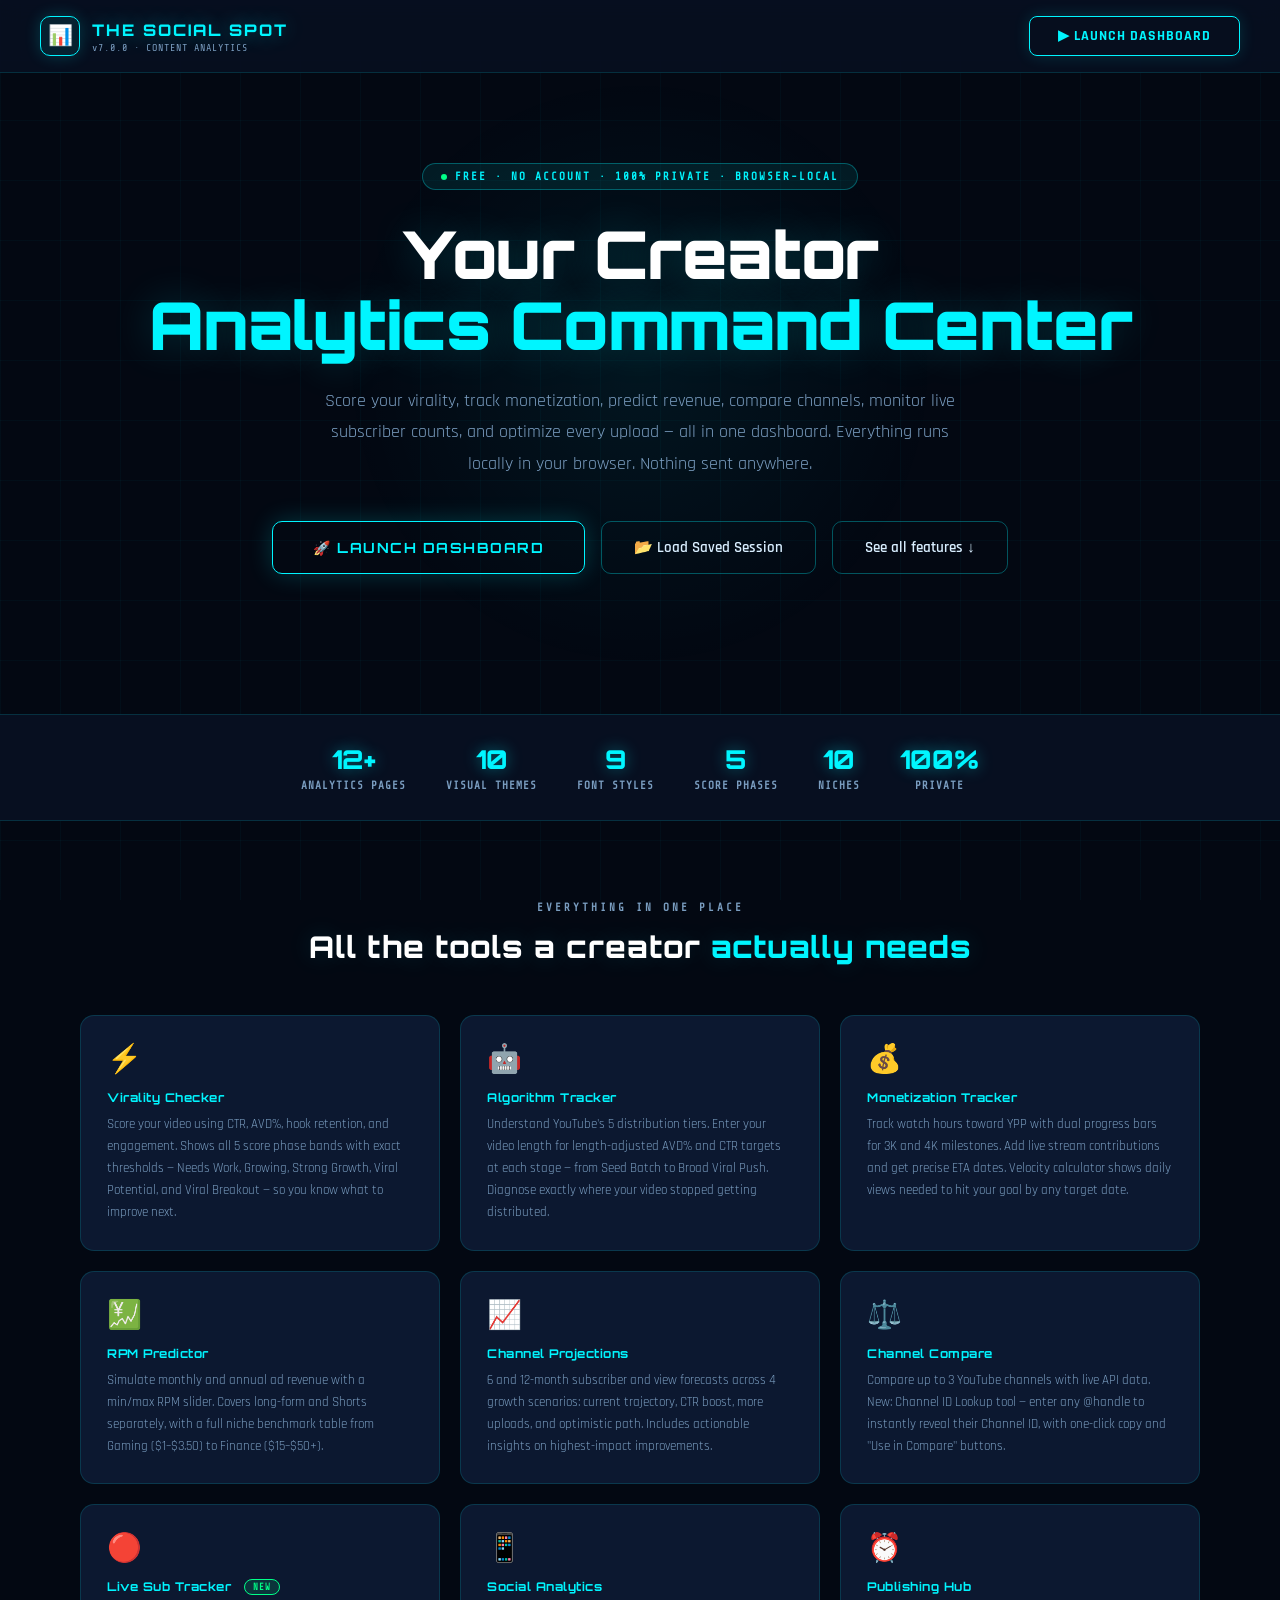
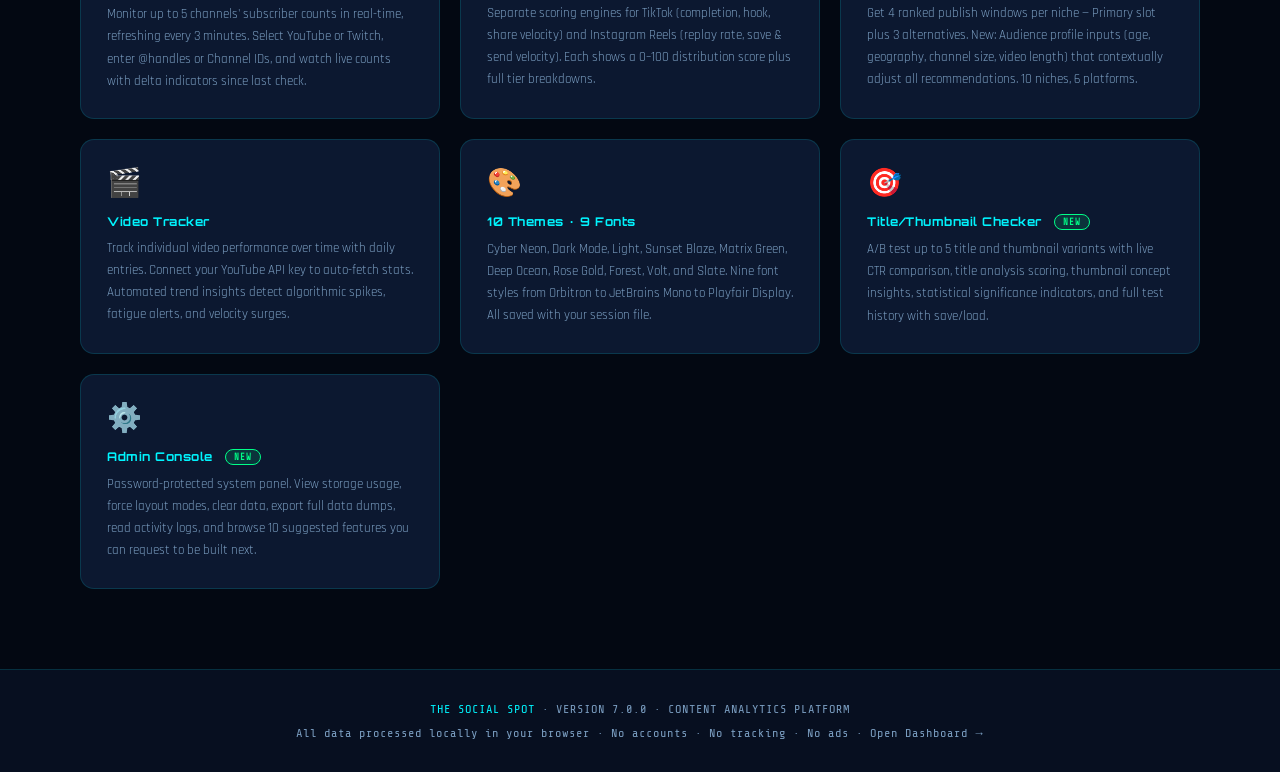
<file: The_Social_Spot_Landing.html>
<!DOCTYPE html>
<html lang="en">
<head>
<meta charset="UTF-8">
<meta name="viewport" content="width=device-width, initial-scale=1.0">
<title>The Social Spot — Creator Analytics Platform</title>
<link href="https://fonts.googleapis.com/css2?family=Orbitron:wght@700;800;900&family=Rajdhani:wght@500;600;700&family=Share+Tech+Mono&display=swap" rel="stylesheet">
<style>
*,*::before,*::after{box-sizing:border-box;margin:0;padding:0;}
:root{--primary:#00F5FF;--secondary:#00FF88;--accent:#C87FFF;--danger:#FF4D77;--bg:#030812;--bg2:#070F20;--card:#0C1830;--border:rgba(0,245,255,0.14);--border-bright:rgba(0,245,255,0.32);--text:#D8EEFF;--text-dim:#7A9DC0;}
body{font-family:'Rajdhani',sans-serif;background:var(--bg);color:var(--text);min-height:100vh;overflow-x:hidden;}
body::before{content:'';position:fixed;inset:0;background-image:linear-gradient(rgba(0,245,255,0.03) 1px,transparent 1px),linear-gradient(90deg,rgba(0,245,255,0.03) 1px,transparent 1px);background-size:60px 60px;pointer-events:none;z-index:0;}
@keyframes scanline{0%{transform:translateY(-100%)}100%{transform:translateY(100vh)}}
@keyframes fadeInUp{from{opacity:0;transform:translateY(20px)}to{opacity:1;transform:translateY(0)}}
@keyframes pulse-glow{0%,100%{opacity:0.6}50%{opacity:1}}
body::after{content:'';position:fixed;left:0;top:0;width:100%;height:4px;background:linear-gradient(transparent,rgba(0,245,255,0.08),transparent);animation:scanline 8s linear infinite;pointer-events:none;z-index:1;}
nav{position:sticky;top:0;z-index:100;background:rgba(7,15,32,0.95);backdrop-filter:blur(12px);border-bottom:1px solid var(--border);padding:16px 40px;display:flex;align-items:center;justify-content:space-between;}
.nav-logo{display:flex;align-items:center;gap:12px;}
.nav-logo .orb{width:40px;height:40px;background:rgba(0,245,255,0.08);border:1px solid var(--primary);border-radius:10px;display:flex;align-items:center;justify-content:center;font-size:20px;box-shadow:0 0 16px rgba(0,245,255,0.2);}
.nav-logo .brand{font-family:'Orbitron',monospace;font-size:16px;font-weight:800;color:var(--primary);letter-spacing:2px;text-shadow:0 0 20px rgba(0,245,255,0.4);}
.nav-logo .version{font-size:10px;color:var(--text-dim);font-family:'Share Tech Mono',monospace;margin-top:2px;letter-spacing:1px;}
.btn-launch{background:transparent;color:var(--primary);border:1px solid var(--primary);padding:10px 28px;border-radius:8px;font-family:'Rajdhani',sans-serif;font-size:14px;font-weight:700;letter-spacing:1px;text-transform:uppercase;cursor:pointer;text-decoration:none;box-shadow:0 0 16px rgba(0,245,255,0.15);transition:all 0.2s;display:inline-flex;align-items:center;gap:8px;}
.btn-launch:hover{background:rgba(0,245,255,0.08);box-shadow:0 0 28px rgba(0,245,255,0.3);transform:translateY(-1px);}
.hero{position:relative;z-index:2;text-align:center;padding:90px 24px 70px;}
.hero::before{content:'';position:absolute;top:0;left:50%;transform:translateX(-50%);width:600px;height:600px;background:radial-gradient(circle,rgba(0,245,255,0.06) 0%,transparent 70%);pointer-events:none;}
.hero-eyebrow{display:inline-flex;align-items:center;gap:8px;background:rgba(0,245,255,0.08);border:1px solid rgba(0,245,255,0.3);color:var(--primary);padding:6px 18px;border-radius:20px;font-size:11px;font-weight:700;font-family:'Share Tech Mono',monospace;letter-spacing:2px;text-transform:uppercase;margin-bottom:28px;animation:fadeInUp 0.6s ease-out;}
.eyebrow-dot{width:6px;height:6px;border-radius:50%;background:var(--secondary);animation:pulse-glow 2s ease-in-out infinite;}
h1.hero-title{font-family:'Orbitron',monospace;font-size:clamp(30px,6vw,66px);font-weight:900;line-height:1.08;color:#ffffff;letter-spacing:-1px;margin-bottom:24px;text-shadow:0 0 40px rgba(0,245,255,0.2);animation:fadeInUp 0.6s 0.1s ease-out both;}
h1.hero-title span{color:var(--primary);}
.hero-sub{font-size:clamp(14px,2vw,18px);color:var(--text-dim);max-width:640px;margin:0 auto 42px;line-height:1.75;animation:fadeInUp 0.6s 0.2s ease-out both;}
.cta-group{display:flex;gap:16px;justify-content:center;flex-wrap:wrap;margin-bottom:70px;animation:fadeInUp 0.6s 0.3s ease-out both;}
.cta-primary{background:transparent;color:var(--primary);border:1px solid var(--primary);padding:16px 40px;border-radius:10px;font-family:'Orbitron',monospace;font-size:14px;font-weight:700;letter-spacing:1.5px;text-transform:uppercase;cursor:pointer;text-decoration:none;box-shadow:0 0 24px rgba(0,245,255,0.2);transition:all 0.2s;display:inline-flex;align-items:center;gap:10px;}
.cta-primary:hover{background:rgba(0,245,255,0.08);box-shadow:0 0 40px rgba(0,245,255,0.4);transform:translateY(-3px);}
.cta-secondary{background:transparent;color:var(--text);border:1px solid var(--border-bright);padding:16px 32px;border-radius:10px;font-family:'Rajdhani',sans-serif;font-size:15px;font-weight:600;cursor:pointer;text-decoration:none;transition:all 0.2s;display:inline-flex;align-items:center;gap:8px;}
.cta-secondary:hover{border-color:var(--text-dim);color:#ffffff;}
.stats-bar{display:flex;justify-content:center;flex-wrap:wrap;gap:40px;padding:28px 40px;background:var(--bg2);border-top:1px solid var(--border);border-bottom:1px solid var(--border);position:relative;z-index:2;}
.stat-item{text-align:center;}
.stat-item .num{font-family:'Orbitron',monospace;font-size:26px;font-weight:800;color:var(--primary);text-shadow:0 0 16px rgba(0,245,255,0.4);display:block;}
.stat-item .lbl{font-size:11px;font-weight:700;color:var(--text-dim);text-transform:uppercase;letter-spacing:1px;font-family:'Share Tech Mono',monospace;margin-top:4px;display:block;}
.features-section{position:relative;z-index:2;padding:80px 40px;max-width:1200px;margin:0 auto;}
.section-label{text-align:center;font-family:'Share Tech Mono',monospace;font-size:11px;font-weight:700;text-transform:uppercase;letter-spacing:3px;color:var(--text-dim);margin-bottom:14px;}
.section-title{text-align:center;font-family:'Orbitron',monospace;font-size:clamp(20px,3vw,30px);font-weight:800;color:#ffffff;letter-spacing:1px;margin-bottom:50px;text-shadow:0 0 24px rgba(0,245,255,0.15);}
.section-title span{color:var(--primary);}
.features-grid{display:grid;grid-template-columns:repeat(auto-fit,minmax(280px,1fr));gap:20px;}
.feature-card{background:var(--card);border:1px solid var(--border);border-radius:14px;padding:26px;position:relative;overflow:hidden;transition:all 0.25s;}
.feature-card::before{content:'';position:absolute;top:0;left:0;right:0;height:2px;background:linear-gradient(90deg,transparent,var(--primary),transparent);opacity:0;transition:opacity 0.25s;}
.feature-card:hover{border-color:rgba(0,245,255,0.25);transform:translateY(-4px);box-shadow:0 16px 40px rgba(0,0,0,0.3);}
.feature-card:hover::before{opacity:1;}
.feature-icon{font-size:28px;margin-bottom:12px;display:block;}
.feature-name{font-family:'Orbitron',monospace;font-size:12px;font-weight:700;color:var(--primary);letter-spacing:0.5px;margin-bottom:8px;}
.feature-desc{font-size:13px;color:var(--text-dim);line-height:1.7;}
.new-badge{display:inline-block;background:rgba(0,255,136,0.12);border:1px solid var(--secondary);color:var(--secondary);font-size:9px;font-weight:700;padding:2px 8px;border-radius:10px;font-family:'Share Tech Mono',monospace;letter-spacing:1px;text-transform:uppercase;margin-left:8px;vertical-align:middle;}
footer{position:relative;z-index:2;text-align:center;padding:32px 24px;border-top:1px solid var(--border);background:var(--bg2);font-family:'Share Tech Mono',monospace;font-size:12px;color:var(--text-dim);letter-spacing:1px;}
footer span{color:var(--primary);}
footer a{color:var(--text-dim);text-decoration:none;}
footer a:hover{color:var(--primary);}
@media(max-width:640px){nav{padding:14px 20px;}.hero{padding:60px 20px 50px;}.features-section{padding:50px 20px;}.stats-bar{gap:24px;padding:20px;}}
</style>
</head>
<body>
<nav>
  <div class="nav-logo">
    <div class="orb">📊</div>
    <div><div class="brand">THE SOCIAL SPOT</div><div class="version">v7.0.0 · CONTENT ANALYTICS</div></div>
  </div>
  <a href="Social_Spot_Main.html" class="btn-launch">▶ Launch Dashboard</a>
</nav>
<section class="hero">
  <div class="hero-eyebrow"><div class="eyebrow-dot"></div>Free · No Account · 100% Private · Browser-Local</div>
  <h1 class="hero-title">Your Creator<br><span>Analytics Command Center</span></h1>
  <p class="hero-sub">Score your virality, track monetization, predict revenue, compare channels, monitor live subscriber counts, and optimize every upload — all in one dashboard. Everything runs locally in your browser. Nothing sent anywhere.</p>
  <div class="cta-group">
    <a href="Social_Spot_Main.html" class="cta-primary">🚀 Launch Dashboard</a>
    <label class="cta-secondary" style="cursor:pointer;">📂 Load Saved Session<input type="file" accept=".vcsave,.json" style="display:none;" id="landingFileInput" onchange="landingLoadFile(event)"></label>
    <a href="#features" class="cta-secondary">See all features ↓</a>
  </div>
</section>
<div class="stats-bar">
  <div class="stat-item"><span class="num">12+</span><span class="lbl">Analytics Pages</span></div>
  <div class="stat-item"><span class="num">10</span><span class="lbl">Visual Themes</span></div>
  <div class="stat-item"><span class="num">9</span><span class="lbl">Font Styles</span></div>
  <div class="stat-item"><span class="num">5</span><span class="lbl">Score Phases</span></div>
  <div class="stat-item"><span class="num">10</span><span class="lbl">Niches</span></div>
  <div class="stat-item"><span class="num">100%</span><span class="lbl">Private</span></div>
</div>
<section class="features-section" id="features">
  <div class="section-label">Everything in one place</div>
  <div class="section-title">All the tools a creator <span>actually needs</span></div>
  <div class="features-grid">
    <div class="feature-card"><span class="feature-icon">⚡</span><div class="feature-name">Virality Checker</div><div class="feature-desc">Score your video using CTR, AVD%, hook retention, and engagement. Shows all 5 score phase bands with exact thresholds — Needs Work, Growing, Strong Growth, Viral Potential, and Viral Breakout — so you know what to improve next.</div></div>
    <div class="feature-card"><span class="feature-icon">🤖</span><div class="feature-name">Algorithm Tracker</div><div class="feature-desc">Understand YouTube's 5 distribution tiers. Enter your video length for length-adjusted AVD% and CTR targets at each stage — from Seed Batch to Broad Viral Push. Diagnose exactly where your video stopped getting distributed.</div></div>
    <div class="feature-card"><span class="feature-icon">💰</span><div class="feature-name">Monetization Tracker</div><div class="feature-desc">Track watch hours toward YPP with dual progress bars for 3K and 4K milestones. Add live stream contributions and get precise ETA dates. Velocity calculator shows daily views needed to hit your goal by any target date.</div></div>
    <div class="feature-card"><span class="feature-icon">💹</span><div class="feature-name">RPM Predictor</div><div class="feature-desc">Simulate monthly and annual ad revenue with a min/max RPM slider. Covers long-form and Shorts separately, with a full niche benchmark table from Gaming ($1–$3.50) to Finance ($15–$50+).</div></div>
    <div class="feature-card"><span class="feature-icon">📈</span><div class="feature-name">Channel Projections</div><div class="feature-desc">6 and 12-month subscriber and view forecasts across 4 growth scenarios: current trajectory, CTR boost, more uploads, and optimistic path. Includes actionable insights on highest-impact improvements.</div></div>
    <div class="feature-card"><span class="feature-icon">⚖️</span><div class="feature-name">Channel Compare</div><div class="feature-desc">Compare up to 3 YouTube channels with live API data. New: Channel ID Lookup tool — enter any @handle to instantly reveal their Channel ID, with one-click copy and "Use in Compare" buttons.</div></div>
    <div class="feature-card"><span class="feature-icon">🔴</span><div class="feature-name">Live Sub Tracker <span class="new-badge">NEW</span></div><div class="feature-desc">Monitor up to 5 channels' subscriber counts in real-time, refreshing every 3 minutes. Select YouTube or Twitch, enter @handles or Channel IDs, and watch live counts with delta indicators since last check.</div></div>
    <div class="feature-card"><span class="feature-icon">📱</span><div class="feature-name">Social Analytics</div><div class="feature-desc">Separate scoring engines for TikTok (completion, hook, share velocity) and Instagram Reels (replay rate, save & send velocity). Each shows a 0–100 distribution score plus full tier breakdowns.</div></div>
    <div class="feature-card"><span class="feature-icon">⏰</span><div class="feature-name">Publishing Hub</div><div class="feature-desc">Get 4 ranked publish windows per niche — Primary slot plus 3 alternatives. New: Audience profile inputs (age, geography, channel size, video length) that contextually adjust all recommendations. 10 niches, 6 platforms.</div></div>
    <div class="feature-card"><span class="feature-icon">🎬</span><div class="feature-name">Video Tracker</div><div class="feature-desc">Track individual video performance over time with daily entries. Connect your YouTube API key to auto-fetch stats. Automated trend insights detect algorithmic spikes, fatigue alerts, and velocity surges.</div></div>
    <div class="feature-card"><span class="feature-icon">🎨</span><div class="feature-name">10 Themes · 9 Fonts</div><div class="feature-desc">Cyber Neon, Dark Mode, Light, Sunset Blaze, Matrix Green, Deep Ocean, Rose Gold, Forest, Volt, and Slate. Nine font styles from Orbitron to JetBrains Mono to Playfair Display. All saved with your session file.</div></div>
    <div class="feature-card"><span class="feature-icon">🎯</span><div class="feature-name">Title/Thumbnail Checker <span class="new-badge">NEW</span></div><div class="feature-desc">A/B test up to 5 title and thumbnail variants with live CTR comparison, title analysis scoring, thumbnail concept insights, statistical significance indicators, and full test history with save/load.</div></div>
    <div class="feature-card"><span class="feature-icon">⚙️</span><div class="feature-name">Admin Console <span class="new-badge">NEW</span></div><div class="feature-desc">Password-protected system panel. View storage usage, force layout modes, clear data, export full data dumps, read activity logs, and browse 10 suggested features you can request to be built next.</div></div>
  </div>
</section>
<footer>
  <div style="margin-bottom:10px;"><span>THE SOCIAL SPOT</span> · VERSION 7.0.0 · CONTENT ANALYTICS PLATFORM</div>
  <div>All data processed locally in your browser · No accounts · No tracking · No ads · <a href="Social_Spot_Main.html">Open Dashboard →</a></div>
</footer>
<script>
function landingLoadFile(e) {
  const file = e.target.files[0];
  if (!file) return;
  const reader = new FileReader();
  reader.onload = function(ev) {
    try {
      sessionStorage.setItem('ss_pending_load', ev.target.result);
      window.location.href = 'Social_Spot_Main.html?autoload=1';
    } catch(err) { alert('Could not read file. Please open the dashboard and load it there.'); }
  };
  reader.readAsText(file);
}
</script>
</body>
</html>
</file>
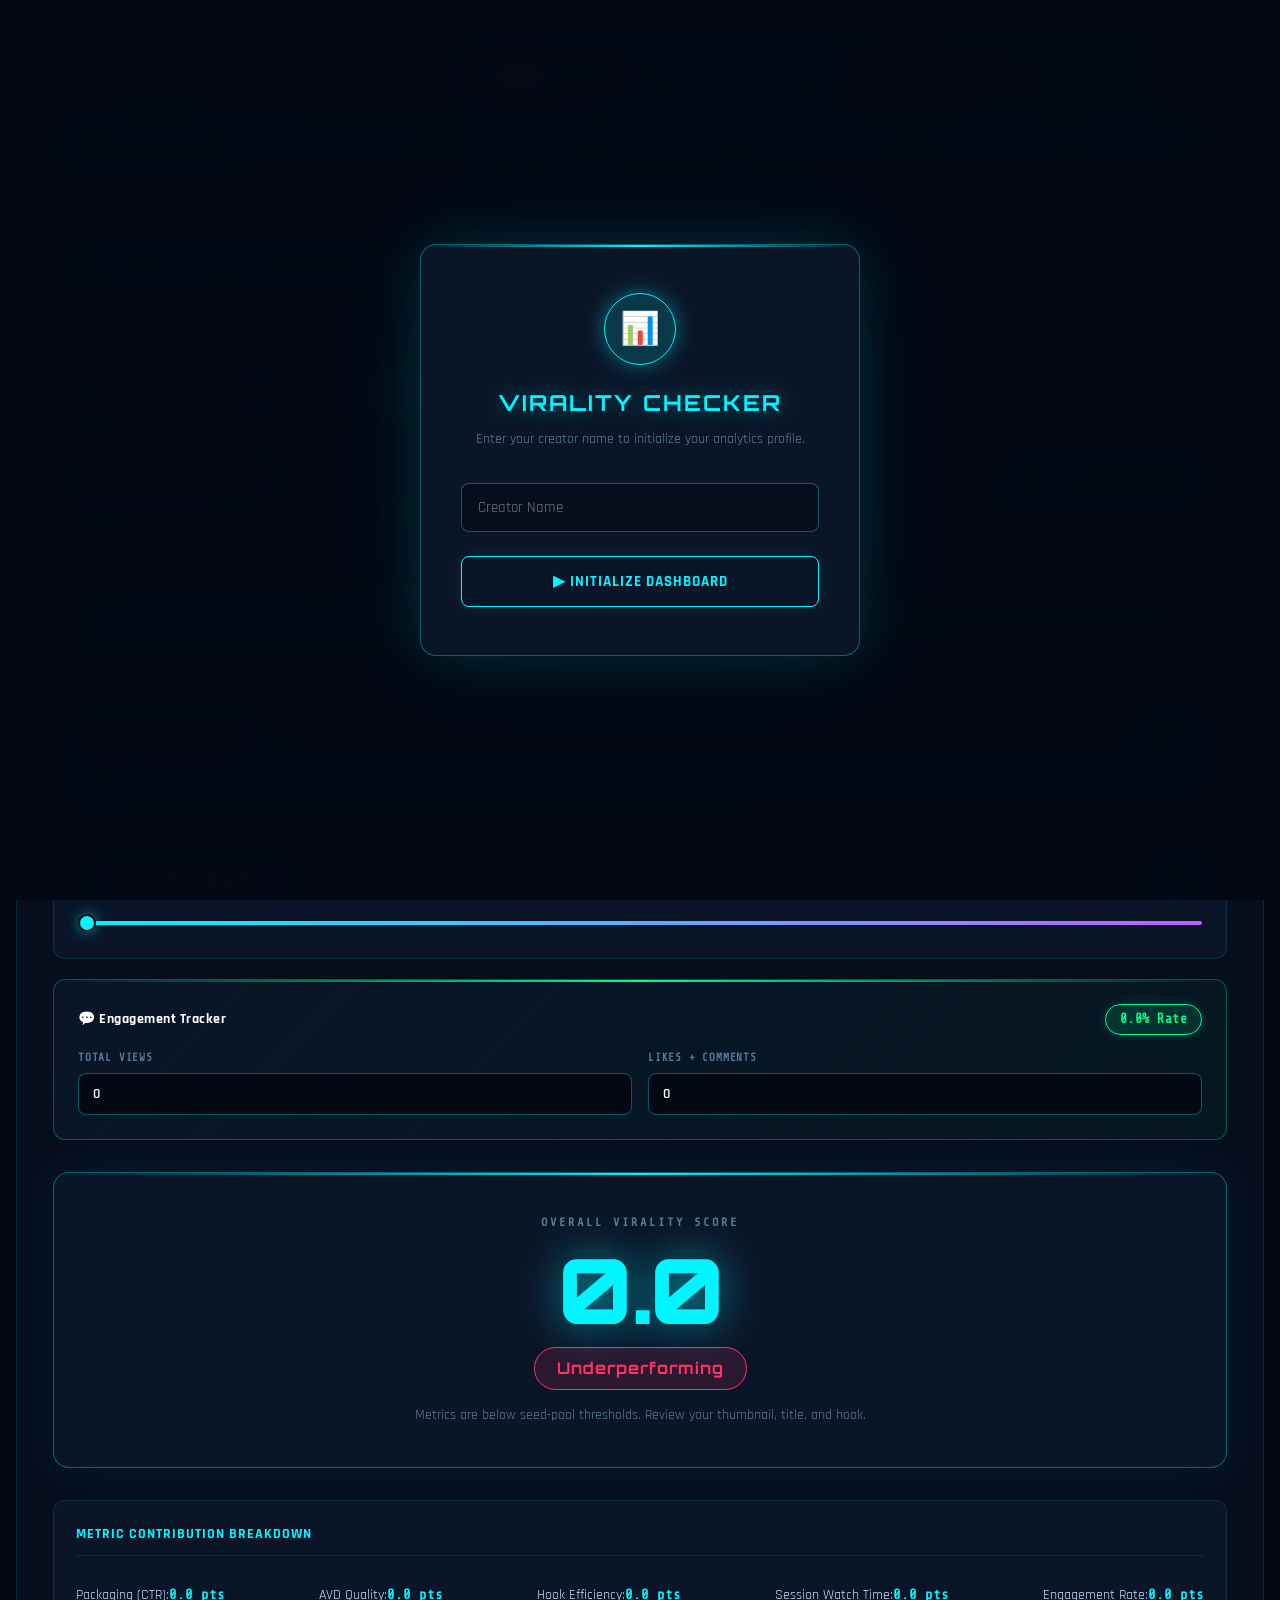
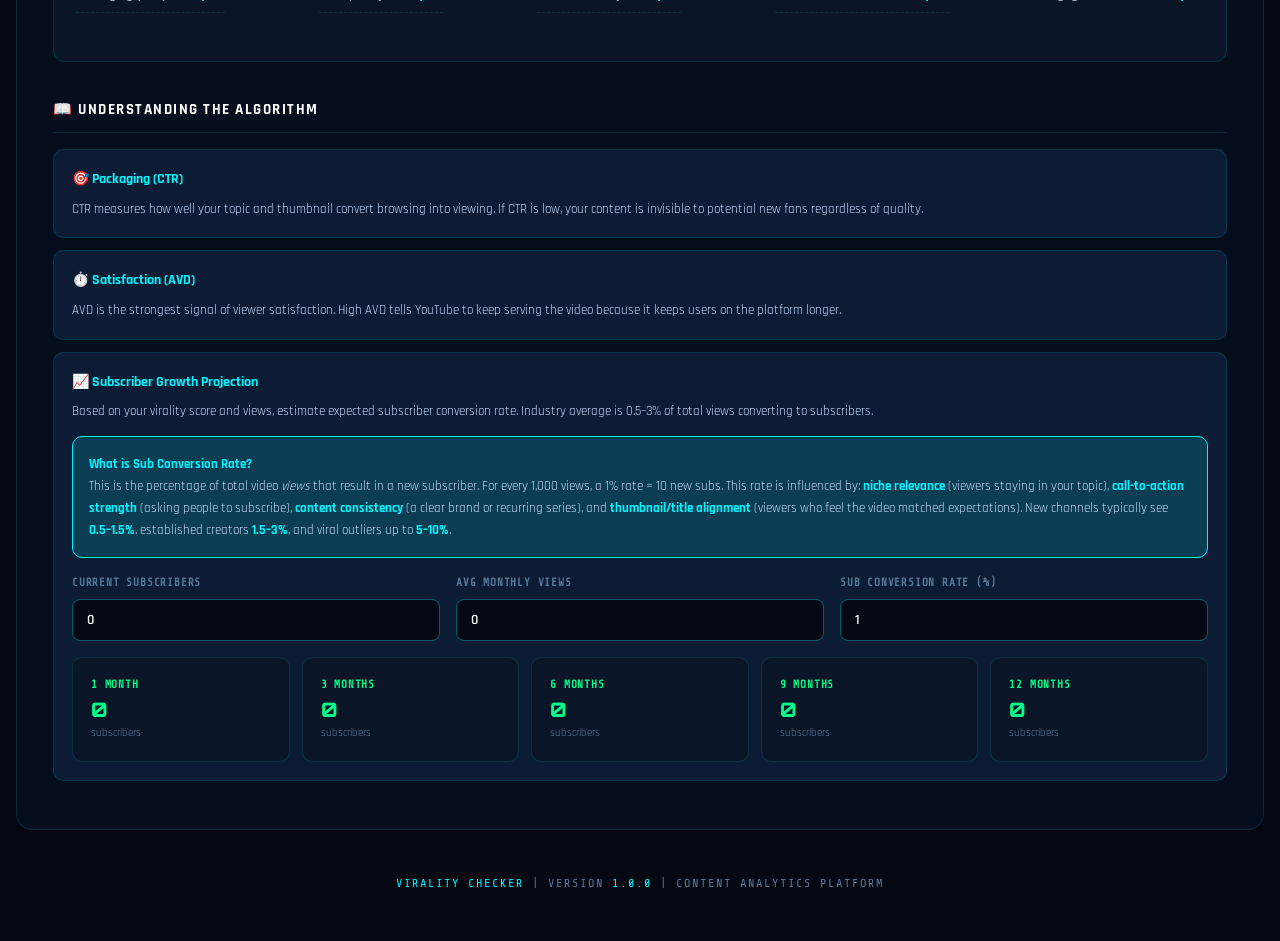
<file: Virality_Checker_V1.html>
<!DOCTYPE html>
<html lang="en">
<head>
<meta charset="UTF-8">
<meta name="viewport" content="width=device-width, initial-scale=1.0">
<title>Virality Checker | v1.0.0</title>
<link href="https://fonts.googleapis.com/css2?family=Rajdhani:wght@400;500;600;700&family=Orbitron:wght@400;500;600;700;800;900&family=Share+Tech+Mono&display=swap" rel="stylesheet">
<style>
  :root {
    --primary: #00F5FF;
    --primary-dim: rgba(0,245,255,0.15);
    --primary-glow: 0 0 20px rgba(0,245,255,0.4);
    --secondary: #00FF88;
    --secondary-dim: rgba(0,255,136,0.12);
    --accent: #BF5FFF;
    --accent-dim: rgba(191,95,255,0.15);
    --warning: #FFB800;
    --warning-dim: rgba(255,184,0,0.15);
    --danger: #FF3366;
    --danger-dim: rgba(255,51,102,0.15);
    --tiktok: #25F4EE;
    --ig: #E1306C;
    --bg: #030812;
    --bg2: #060E1E;
    --card: #0A1628;
    --card2: #0D1C35;
    --border: rgba(0,245,255,0.12);
    --border-bright: rgba(0,245,255,0.35);
    --text: #C8E0FF;
    --text-dim: #5A7A9A;
    --text-bright: #FFFFFF;
    --shadow-neon: 0 0 30px rgba(0,245,255,0.08);
  }
  * { box-sizing: border-box; margin: 0; padding: 0; }

  @keyframes scanline {
    0% { transform: translateY(-100%); }
    100% { transform: translateY(100vh); }
  }
  @keyframes pulse-glow {
    0%, 100% { opacity: 0.6; }
    50% { opacity: 1; }
  }
  @keyframes fadeInUp {
    from { opacity: 0; transform: translateY(16px); }
    to { opacity: 1; transform: translateY(0); }
  }
  @keyframes float {
    0%, 100% { transform: translateY(0); }
    50% { transform: translateY(-4px); }
  }
  @keyframes border-flow {
    0% { background-position: 0% 50%; }
    50% { background-position: 100% 50%; }
    100% { background-position: 0% 50%; }
  }
  @keyframes spinner {
    to { transform: rotate(360deg); }
  }

  body {
    font-family: 'Rajdhani', sans-serif;
    background: var(--bg);
    color: var(--text);
    line-height: 1.6;
    min-height: 100vh;
    overflow-x: hidden;
    position: relative;
  }

  /* Animated background grid */
  body::before {
    content: '';
    position: fixed;
    inset: 0;
    background-image:
      linear-gradient(rgba(0,245,255,0.03) 1px, transparent 1px),
      linear-gradient(90deg, rgba(0,245,255,0.03) 1px, transparent 1px);
    background-size: 60px 60px;
    pointer-events: none;
    z-index: 0;
  }

  /* Scanline */
  body::after {
    content: '';
    position: fixed;
    left: 0; top: 0;
    width: 100%;
    height: 4px;
    background: linear-gradient(transparent, rgba(0,245,255,0.08), transparent);
    animation: scanline 8s linear infinite;
    pointer-events: none;
    z-index: 1;
  }

  .container {
    max-width: 1280px;
    margin: 0 auto;
    position: relative;
    z-index: 2;
    padding: 20px 16px;
  }

  /* AUTH */
  .auth-overlay {
    position: fixed; top: 0; left: 0; width: 100%; height: 100%;
    background: rgba(3,8,18,0.96);
    backdrop-filter: blur(20px);
    display: flex; justify-content: center; align-items: center;
    z-index: 2000;
  }
  .auth-modal {
    background: var(--card);
    border: 1px solid var(--border-bright);
    border-radius: 16px;
    padding: 48px 40px;
    width: 90%; max-width: 440px;
    box-shadow: 0 0 60px rgba(0,245,255,0.15), 0 0 120px rgba(0,245,255,0.05);
    text-align: center;
    position: relative;
    overflow: hidden;
  }
  .auth-modal::before {
    content: '';
    position: absolute;
    top: 0; left: 0; right: 0; height: 2px;
    background: linear-gradient(90deg, transparent, var(--primary), transparent);
    animation: pulse-glow 2s ease-in-out infinite;
  }
  .auth-modal .icon-wrap {
    width: 72px; height: 72px;
    background: var(--primary-dim);
    border: 1px solid var(--primary);
    border-radius: 50%;
    display: flex; align-items: center; justify-content: center;
    margin: 0 auto 20px;
    font-size: 32px;
    box-shadow: var(--primary-glow);
  }
  .auth-modal h2 {
    font-family: 'Orbitron', monospace;
    color: var(--primary);
    font-size: 22px;
    font-weight: 700;
    letter-spacing: 2px;
    margin-bottom: 8px;
    text-shadow: var(--primary-glow);
  }
  .auth-modal p { color: var(--text-dim); font-size: 14px; margin-bottom: 24px; }
  .auth-input {
    width: 100%; padding: 14px 16px; margin: 8px 0;
    background: var(--bg2);
    border: 1px solid var(--border-bright);
    border-radius: 8px;
    font-size: 15px; font-family: 'Rajdhani', sans-serif;
    color: var(--text-bright);
    transition: 0.3s;
  }
  .auth-input:focus { outline: none; border-color: var(--primary); box-shadow: 0 0 12px rgba(0,245,255,0.2); }

  /* HEADER */
  .header-area {
    background: linear-gradient(135deg, #060E1E 0%, #0A1628 60%, #070D1C 100%);
    border: 1px solid var(--border);
    border-radius: 16px;
    padding: 32px 28px 0;
    margin-bottom: 20px;
    position: relative;
    overflow: hidden;
  }
  .header-area::before {
    content: '';
    position: absolute; top: 0; left: 0; right: 0; height: 2px;
    background: linear-gradient(90deg, transparent, var(--primary), var(--accent), var(--secondary), transparent);
    background-size: 200% 100%;
    animation: border-flow 4s linear infinite;
  }
  .header-glow-orb {
    position: absolute;
    width: 400px; height: 400px;
    border-radius: 50%;
    background: radial-gradient(circle, rgba(0,245,255,0.04) 0%, transparent 70%);
    top: -150px; right: -50px;
    pointer-events: none;
  }

  .user-bar {
    display: flex; gap: 16px; align-items: center;
    font-size: 13px; font-weight: 600; color: var(--text-dim);
    margin-bottom: 20px;
    font-family: 'Share Tech Mono', monospace;
    flex-wrap: wrap;
  }
  .user-bar span { color: var(--primary); }

  .header-area h1 {
    font-family: 'Orbitron', monospace;
    color: var(--text-bright);
    font-size: 28px;
    font-weight: 800;
    letter-spacing: 3px;
    text-align: center;
    margin-bottom: 24px;
    text-shadow: 0 0 30px rgba(0,245,255,0.3);
    position: relative;
  }
  .header-area h1 span { color: var(--primary); }

  /* NAV */
  .tab-container {
    display: flex; justify-content: center;
    flex-wrap: wrap; gap: 8px;
    padding-bottom: 24px;
    position: relative;
  }

  .tab-btn {
    background: rgba(0,245,255,0.05);
    border: 1px solid var(--border);
    color: var(--text-dim);
    padding: 10px 18px;
    border-radius: 8px;
    font-size: 12px; font-weight: 700;
    cursor: pointer;
    transition: all 0.25s;
    font-family: 'Rajdhani', sans-serif;
    letter-spacing: 0.8px;
    text-transform: uppercase;
  }
  .tab-btn:hover {
    background: rgba(0,245,255,0.1);
    border-color: var(--primary);
    color: var(--primary);
    box-shadow: 0 0 12px rgba(0,245,255,0.15);
    transform: translateY(-2px);
  }
  .tab-btn.active {
    background: var(--primary-dim);
    border-color: var(--primary);
    color: var(--primary);
    box-shadow: 0 0 20px rgba(0,245,255,0.2);
  }

  .dropdown { position: relative; display: inline-block; }
  .dropdown-content {
    display: none;
    position: absolute;
    background: var(--card);
    border: 1px solid var(--border-bright);
    min-width: 220px;
    z-index: 100;
    border-radius: 10px;
    overflow: hidden;
    top: calc(100% + 6px);
    box-shadow: 0 20px 40px rgba(0,0,0,0.6), 0 0 20px rgba(0,245,255,0.1);
  }
  .dropdown-content a {
    color: var(--text); padding: 13px 20px;
    text-decoration: none; display: block;
    font-size: 13px; font-weight: 600; letter-spacing: 0.5px;
    border-bottom: 1px solid var(--border);
    transition: 0.2s; cursor: pointer;
    font-family: 'Rajdhani', sans-serif;
    text-transform: uppercase;
  }
  .dropdown-content a:last-child { border-bottom: none; }
  .dropdown-content a:hover { background: var(--primary-dim); color: var(--primary); padding-left: 26px; }
  .dropdown:hover .dropdown-content { display: block; }

  /* TAB CONTENT */
  .tabcontent {
    display: none;
    padding: 36px;
    animation: fadeInUp 0.35s ease-out;
    background: var(--bg2);
    border: 1px solid var(--border);
    border-radius: 16px;
    margin-bottom: 16px;
  }

  /* TYPOGRAPHY */
  h2 {
    font-family: 'Orbitron', monospace;
    color: var(--primary);
    font-size: 22px; font-weight: 700;
    letter-spacing: 2px;
    margin-bottom: 6px;
    text-shadow: 0 0 20px rgba(0,245,255,0.3);
  }
  .tab-subtitle {
    color: var(--text-dim); font-size: 14px;
    margin-bottom: 32px; line-height: 1.7;
    max-width: 860px;
    border-left: 2px solid var(--border-bright);
    padding-left: 14px;
  }
  h3 {
    color: var(--text-bright);
    font-size: 15px; font-weight: 700;
    margin: 36px 0 16px;
    text-transform: uppercase; letter-spacing: 1.5px;
    border-bottom: 1px solid var(--border);
    padding-bottom: 10px;
    display: flex; align-items: center; gap: 8px;
  }

  /* CARDS */
  .control-card {
    background: var(--card);
    border: 1px solid var(--border);
    border-radius: 12px;
    padding: 24px;
    margin-bottom: 20px;
    position: relative;
    overflow: hidden;
    transition: 0.25s;
  }
  .control-card:hover { border-color: rgba(0,245,255,0.25); box-shadow: var(--shadow-neon); }
  .control-card.highlight { border-color: rgba(255,51,102,0.3); background: linear-gradient(135deg, var(--card) 0%, rgba(255,51,102,0.04) 100%); }
  .control-card.highlight::before { content:''; position:absolute; top:0;left:0;right:0;height:2px; background:linear-gradient(90deg,transparent,var(--danger),transparent); }
  .control-card.success { border-color: rgba(0,255,136,0.3); background: linear-gradient(135deg, var(--card) 0%, rgba(0,255,136,0.04) 100%); }
  .control-card.success::before { content:''; position:absolute; top:0;left:0;right:0;height:2px; background:linear-gradient(90deg,transparent,var(--secondary),transparent); }
  .control-card.accent { border-color: rgba(191,95,255,0.3); background: linear-gradient(135deg, var(--card) 0%, rgba(191,95,255,0.04) 100%); }
  .control-card.accent::before { content:''; position:absolute; top:0;left:0;right:0;height:2px; background:linear-gradient(90deg,transparent,var(--accent),transparent); }
  .control-card.purple { border-color: rgba(191,95,255,0.25); }
  .control-card.tt-card { border-color: rgba(37,244,238,0.3); border-top: 3px solid var(--tiktok); }
  .control-card.ig-card { border-color: rgba(225,48,108,0.3); border-top: 3px solid var(--ig); }

  .info-card {
    background: var(--card2);
    border: 1px solid var(--border);
    border-radius: 10px; padding: 18px;
    margin-bottom: 12px;
  }
  .info-card h4 { margin-bottom: 8px; font-size: 14px; color: var(--primary); font-weight: 700; }

  /* INPUTS */
  .label-flex {
    display: flex; justify-content: space-between; align-items: center;
    font-weight: 700; margin-bottom: 14px;
    color: var(--text-bright); font-size: 14px;
    letter-spacing: 0.5px;
  }
  .val-badge {
    background: var(--primary-dim);
    color: var(--primary);
    border: 1px solid var(--primary);
    padding: 4px 14px; border-radius: 20px;
    font-size: 13px; font-weight: 700;
    font-family: 'Share Tech Mono', monospace;
    box-shadow: 0 0 10px rgba(0,245,255,0.2);
  }

  input[type=range] {
    width: 100%; cursor: pointer;
    height: 4px; border-radius: 4px;
    -webkit-appearance: none;
    background: linear-gradient(90deg, var(--primary) 0%, var(--accent) 100%);
    outline: none;
  }
  input[type=range]::-webkit-slider-thumb {
    -webkit-appearance: none;
    width: 18px; height: 18px;
    border-radius: 50%;
    background: var(--primary);
    box-shadow: 0 0 12px rgba(0,245,255,0.5);
    cursor: pointer;
    border: 2px solid var(--bg);
  }

  .input-grid {
    display: grid;
    grid-template-columns: repeat(auto-fit, minmax(190px, 1fr));
    gap: 16px; margin-top: 12px;
  }
  .input-box { display: flex; flex-direction: column; }
  .input-box label {
    font-size: 11px; color: var(--text-dim);
    margin-bottom: 7px; font-weight: 700;
    text-transform: uppercase; letter-spacing: 0.8px;
    font-family: 'Share Tech Mono', monospace;
  }
  .input-box input, .input-box select {
    padding: 11px 14px;
    background: var(--bg);
    border: 1px solid var(--border-bright);
    border-radius: 8px; font-size: 14px;
    font-family: 'Rajdhani', sans-serif; font-weight: 600;
    color: var(--text-bright);
    transition: 0.25s;
  }
  .input-box input:focus, .input-box select:focus {
    outline: none;
    border-color: var(--primary);
    box-shadow: 0 0 12px rgba(0,245,255,0.15);
  }
  .input-box select option { background: var(--card); color: var(--text); }

  /* INSIGHT BOX */
  .insight-box {
    display: flex; gap: 12px;
    background: rgba(0,245,255,0.04);
    border: 1px solid var(--border);
    padding: 16px; border-radius: 10px;
    margin-top: 16px;
    font-size: 13px; color: var(--text); line-height: 1.6;
  }
  .insight-box .icon { font-size: 18px; flex-shrink: 0; }

  /* SCORE DISPLAY */
  .score-display {
    text-align: center;
    background: var(--card);
    border: 1px solid var(--border-bright);
    border-radius: 16px; padding: 40px 32px;
    margin: 32px 0;
    position: relative; overflow: hidden;
    box-shadow: 0 0 40px rgba(0,245,255,0.06);
  }
  .score-display::before {
    content: '';
    position: absolute; top: 0; left: 0; right: 0; height: 2px;
    background: linear-gradient(90deg, transparent, var(--primary), transparent);
    animation: pulse-glow 2.5s ease-in-out infinite;
  }
  .score-val {
    font-family: 'Orbitron', monospace;
    font-size: 90px; font-weight: 900;
    line-height: 1; margin: 12px 0;
    color: var(--primary);
    text-shadow: 0 0 40px rgba(0,245,255,0.5);
    letter-spacing: -2px;
  }
  .rating-badge {
    display: inline-block; padding: 8px 22px;
    border-radius: 30px; font-size: 16px; font-weight: 700;
    margin-bottom: 14px; letter-spacing: 1px;
    font-family: 'Orbitron', monospace;
  }
  .rating-desc { color: var(--text-dim); font-size: 14px; }

  /* TIER GRID */
  .target-grid { display: grid; grid-template-columns: repeat(auto-fit, minmax(240px, 1fr)); gap: 16px; }
  .target-card {
    background: var(--card);
    border: 1px solid var(--border);
    border-radius: 12px; padding: 22px;
    transition: 0.3s; position: relative; overflow: hidden;
  }
  .target-card:hover { transform: translateY(-4px); border-color: var(--primary); box-shadow: 0 0 20px rgba(0,245,255,0.1); }
  .target-card::before { content:''; position:absolute; top:0;left:0;bottom:0;width:3px; background: linear-gradient(180deg, var(--primary), var(--accent)); }
  .target-card .tier-name { font-size: 12px; text-transform: uppercase; font-weight: 700; color: var(--primary); margin-bottom: 8px; letter-spacing: 1px; font-family: 'Share Tech Mono', monospace; }
  .stat-row { display: flex; justify-content: space-between; padding: 8px 0; border-bottom: 1px dashed var(--border); font-size: 13px; }
  .stat-row:last-child { border-bottom: none; }
  .stat-val { font-weight: 700; color: var(--secondary); font-family: 'Share Tech Mono', monospace; }
  .tier-goal { font-size: 11px; color: var(--accent); font-weight: 600; margin-top: 10px; padding: 6px 10px; background: var(--accent-dim); border-radius: 6px; letter-spacing: 0.5px; }

  /* BUTTONS */
  .btn-primary {
    background: transparent;
    color: var(--primary);
    border: 1px solid var(--primary);
    padding: 12px 26px; border-radius: 8px; font-weight: 700;
    cursor: pointer; transition: 0.25s;
    font-family: 'Rajdhani', sans-serif; font-size: 14px;
    letter-spacing: 1px; text-transform: uppercase;
    box-shadow: 0 0 12px rgba(0,245,255,0.1);
  }
  .btn-primary:hover {
    background: var(--primary-dim);
    box-shadow: 0 0 24px rgba(0,245,255,0.25);
    transform: translateY(-2px);
  }
  .btn-secondary {
    background: transparent;
    color: var(--text);
    border: 1px solid var(--border-bright);
    padding: 12px 20px; border-radius: 8px; font-weight: 700;
    cursor: pointer; transition: 0.25s;
    font-family: 'Rajdhani', sans-serif; font-size: 14px;
    letter-spacing: 0.5px;
  }
  .btn-secondary:hover { border-color: var(--text); color: var(--text-bright); }
  .btn-accent {
    background: transparent;
    color: var(--accent);
    border: 1px solid var(--accent);
    padding: 12px 26px; border-radius: 8px; font-weight: 700;
    cursor: pointer; transition: 0.25s;
    font-family: 'Rajdhani', sans-serif; font-size: 14px;
    letter-spacing: 1px; text-transform: uppercase;
  }
  .btn-accent:hover { background: var(--accent-dim); box-shadow: 0 0 20px rgba(191,95,255,0.2); transform: translateY(-1px); }

  /* TABLES */
  .tracker-table { width: 100%; border-collapse: collapse; margin-top: 18px; font-size: 13px; }
  .tracker-table th, .tracker-table td { padding: 13px 16px; text-align: left; border-bottom: 1px solid var(--border); }
  .tracker-table th { background: var(--card); color: var(--primary); font-weight: 700; text-transform: uppercase; font-size: 11px; letter-spacing: 1px; font-family: 'Share Tech Mono', monospace; }
  .tracker-table tr:hover td { background: rgba(0,245,255,0.02); }
  .tracker-table tr:last-child td { border-bottom: none; }
  .rpm-table { width: 100%; border-collapse: collapse; margin-top: 18px; font-size: 13px; border: 1px solid var(--border); border-radius: 10px; overflow: hidden; }
  .rpm-table th, .rpm-table td { padding: 12px 16px; border: 1px solid var(--border); text-align: left; }
  .rpm-table th { background: var(--card); font-weight: 700; text-transform: uppercase; color: var(--primary); font-size: 11px; font-family: 'Share Tech Mono', monospace; }

  /* REPORT */
  .report-card {
    background: var(--card);
    border: 1px solid var(--border);
    border-radius: 12px; padding: 32px;
    margin-top: 24px; display: none;
    border-top: 3px solid var(--primary);
  }
  .range-card { padding: 22px; border-radius: 10px; background: var(--card2); border: 1px solid var(--border); text-align: center; }

  /* BREAKDOWN */
  .breakdown {
    margin-top: 28px; font-size: 14px; color: var(--text);
    background: var(--card); padding: 22px;
    border-radius: 12px; border: 1px solid var(--border);
  }
  .breakdown h4 { margin-bottom: 16px; color: var(--primary); border-bottom: 1px solid var(--border); padding-bottom: 10px; font-weight: 700; font-size: 14px; text-transform: uppercase; letter-spacing: 1px; }
  .breakdown div { display: flex; justify-content: space-between; margin-bottom: 10px; padding: 6px 0; border-bottom: 1px dashed var(--border); }
  .breakdown div:last-child { border-bottom: none; }
  .breakdown div span:last-child { font-weight: 700; color: var(--primary); font-family: 'Share Tech Mono', monospace; }

  /* STAT MINI */
  .stat-mini { background: var(--card); border: 1px solid var(--border); border-radius: 10px; padding: 18px; transition: 0.2s; }
  .stat-mini:hover { border-color: rgba(0,245,255,0.25); }
  .stat-mini .label { font-size: 11px; font-weight: 700; text-transform: uppercase; margin-bottom: 6px; letter-spacing: 0.8px; font-family: 'Share Tech Mono', monospace; }
  .stat-mini .value { font-size: 28px; font-weight: 800; line-height: 1.1; font-family: 'Orbitron', monospace; }
  .stat-mini .sub { font-size: 11px; color: var(--text-dim); margin-top: 4px; }

  /* PROGRESS BAR */
  .progress-track { background: var(--card2); border-radius: 20px; height: 14px; overflow: hidden; position: relative; border: 1px solid var(--border); }
  .progress-fill { height: 100%; border-radius: 20px; transition: width 0.4s ease; }

  /* API SECTION */
  .api-section {
    background: linear-gradient(135deg, #050D1A, #060E1E);
    border: 1px solid var(--border-bright);
    border-radius: 12px; padding: 24px; margin-bottom: 22px;
    position: relative; overflow: hidden;
  }
  .api-section::before { content:''; position:absolute; top:0;left:0;right:0;height:2px; background: linear-gradient(90deg, transparent, var(--accent), transparent); }
  .api-section label { color: var(--text-dim); font-size: 11px; font-weight: 700; text-transform: uppercase; letter-spacing: 0.8px; display: block; margin-bottom: 7px; font-family: 'Share Tech Mono', monospace; }
  .api-section input { background: var(--bg); border: 1px solid var(--border-bright); color: var(--text-bright); padding: 12px 14px; border-radius: 8px; font-size: 14px; font-family: 'Share Tech Mono', monospace; width: 100%; }
  .api-section input:focus { outline: none; border-color: var(--accent); box-shadow: 0 0 12px rgba(191,95,255,0.2); }
  .api-section .api-note { color: var(--text-dim); font-size: 11px; margin-top: 6px; line-height: 1.5; }

  hr { border: 0; border-top: 1px solid var(--border); margin: 32px 0; }

  .version-footer {
    text-align: center; padding: 28px;
    color: var(--text-dim); font-size: 12px;
    font-family: 'Share Tech Mono', monospace;
    letter-spacing: 2px;
  }
  .version-footer span { color: var(--primary); }

  .section-divider { height: 1px; background: linear-gradient(90deg, transparent, var(--border-bright), transparent); margin: 36px 0; }

  /* SUB PROJECTION */
  .sub-proj-card { background: var(--card); border: 1px solid var(--border); border-radius: 12px; padding: 24px; margin-top: 20px; }

  /* NEON CHECKBOX */
  input[type=checkbox] {
    width: 18px; height: 18px;
    accent-color: var(--primary);
    cursor: pointer;
  }

  /* PROJECTION EXPLANATION BOX */
  .proj-explain {
    background: var(--primary-dim);
    border: 1px solid var(--primary);
    border-radius: 10px; padding: 16px;
    margin-top: 14px; font-size: 13px;
    color: var(--text); line-height: 1.7;
  }
  .proj-explain strong { color: var(--primary); }

  /* WATCH HOUR TIERS */
  .wh-tier-card {
    background: var(--card2); border: 1px solid var(--border);
    border-radius: 10px; padding: 18px;
    border-left: 4px solid;
    margin-bottom: 14px;
  }

  /* CHANNEL PROJECTIONS */
  .proj-scenario {
    background: var(--card); border: 1px solid var(--border);
    border-radius: 12px; padding: 22px; margin-bottom: 16px;
    border-left: 3px solid;
    transition: 0.25s;
  }
  .proj-scenario:hover { box-shadow: var(--shadow-neon); }

  /* ACCOUNT INFO */
  .account-section { margin-bottom: 28px; }
  .account-field { margin-bottom: 16px; }
  .account-field label { display: block; font-size: 11px; color: var(--text-dim); font-weight: 700; text-transform: uppercase; letter-spacing: 0.8px; margin-bottom: 7px; font-family: 'Share Tech Mono', monospace; }
  .account-field input { width: 100%; padding: 12px 14px; background: var(--bg); border: 1px solid var(--border-bright); border-radius: 8px; font-size: 14px; font-family: 'Rajdhani', sans-serif; font-weight: 600; color: var(--text-bright); transition: 0.25s; }
  .account-field input:focus { outline: none; border-color: var(--primary); box-shadow: 0 0 12px rgba(0,245,255,0.15); }
  .save-badge { display: inline-flex; align-items: center; gap: 6px; background: var(--secondary-dim); border: 1px solid var(--secondary); color: var(--secondary); padding: 6px 14px; border-radius: 20px; font-size: 12px; font-weight: 700; font-family: 'Share Tech Mono', monospace; }

  /* CHANNEL LINK PREVIEW */
  .link-preview { background: var(--card2); border: 1px solid var(--border); border-radius: 8px; padding: 14px; margin-top: 10px; font-size: 13px; }
  .link-preview a { color: var(--primary); text-decoration: none; word-break: break-all; }
  .link-preview a:hover { text-decoration: underline; }

  /* RESPONSIVE */
  @media (max-width: 640px) {
    .tabcontent { padding: 20px; }
    .score-val { font-size: 60px; }
    h2 { font-size: 18px; }
    .header-area h1 { font-size: 20px; letter-spacing: 1px; }
  }
</style>
</head>
<body>

<!-- Auth Modal -->
<div class="auth-overlay" id="authOverlay">
  <div class="auth-modal">
    <div class="icon-wrap">📊</div>
    <h2>VIRALITY CHECKER</h2>
    <p>Enter your creator name to initialize your analytics profile.</p>
    <input type="text" id="authUsername" class="auth-input" placeholder="Creator Name">
    <button class="btn-primary" style="width:100%;margin-top:16px;padding:15px;font-size:15px;" onclick="login()">▶ INITIALIZE DASHBOARD</button>
  </div>
</div>

<div class="container">
  <div class="header-area">
    <div class="header-glow-orb"></div>
    <div class="user-bar" id="userBar" style="display:none;">
      <span id="userNameDisplay">---</span>
      <button class="btn-secondary" onclick="logout()" style="font-size:11px;padding:6px 14px;">LOGOUT</button>
    </div>
    <h1>VIRALITY <span>CHECKER</span></h1>
    <div class="tab-container">
      <div class="dropdown">
        <button class="tab-btn active dropbtn" id="ytDropdownBtn">⚡ VIRALITY CHECKER ▼</button>
        <div class="dropdown-content">
          <a onclick="openTab(event,'Tab1'); updateDropdownText('Virality Checker')">Virality Checker</a>
          <a onclick="openTab(event,'Tab2'); updateDropdownText('Algorithm Tracker')">Algorithm Tracker</a>
          <a onclick="openTab(event,'Tab3'); updateDropdownText('Monetization Tracker')">Monetization Tracker</a>
          <a onclick="openTab(event,'Tab4'); updateDropdownText('RPM Predictor')">RPM Predictor</a>
        </div>
      </div>
      <button class="tab-btn" onclick="openTab(event,'TabCP')">📈 Channel Projections</button>
      <button class="tab-btn" onclick="openTab(event,'Tab8')">🎬 Video Tracker</button>
      <button class="tab-btn" onclick="openTab(event,'Tab5')">TikTok Analytics</button>
      <button class="tab-btn" onclick="openTab(event,'Tab6')">Reels/Meta Analytics</button>
      <button class="tab-btn" onclick="openTab(event,'Tab7')">⏰ Publishing Hub</button>
      <button class="tab-btn" onclick="openTab(event,'TabAI')">👤 Account Info</button>
    </div>
  </div>

  <!-- ══════════════════════════════════════════ -->
  <!-- TAB 1: VIRALITY CHECKER -->
  <!-- ══════════════════════════════════════════ -->
  <div id="Tab1" class="tabcontent" style="display:block;">
    <h2>⚡ VIRALITY CHECKER</h2>
    <p class="tab-subtitle">Input your current video stats to calculate your algorithmic favor. This engine weights CTR, Retention, Hook, and Engagement based on industry-standard viral curves.</p>

    <label style="display:flex;align-items:center;gap:12px;font-weight:700;cursor:pointer;color:var(--text-bright);background:var(--card);border:1px solid var(--border);padding:16px 20px;border-radius:10px;margin-bottom:20px;">
      <input type="checkbox" id="newVideoToggle" onchange="updateTab1()">
      <span style="font-size:14px;">Video is new (Under 48 hrs) — Shifts scoring weight to AVD% while reducing Hook weighting.</span>
    </label>

    <div class="control-card highlight">
      <div class="label-flex"><span>⏱️ Retention &amp; Length Analysis</span><span class="val-badge" id="twDisplay">---</span></div>
      <div class="input-grid">
        <div class="input-box"><label>Video Length (Mins)</label><input type="number" id="vlMins" value="0" min="0" oninput="updateTab1()"></div>
        <div class="input-box"><label>Video Length (Secs)</label><input type="number" id="vlSecs" value="0" min="0" max="59" oninput="updateTab1()"></div>
        <div class="input-box"><label>Time Watched (Mins)</label><input type="number" id="twMins" value="0" min="0" oninput="updateTab1()"></div>
        <div class="input-box"><label>Time Watched (Secs)</label><input type="number" id="twSecs" value="0" min="0" max="59" oninput="updateTab1()"></div>
      </div>
      <div class="insight-box">
        <span class="icon">💡</span>
        <div><strong style="color:var(--primary);">Pro Tip:</strong> YouTube lowers AVD% targets as videos get longer. A 10-minute video at 50% AVD is top-tier, while a 2-minute video needs 80%+.</div>
      </div>
    </div>

    <div class="control-card">
      <div class="label-flex"><span>🖱️ Click-Through Rate (CTR %)</span><span class="val-badge" id="ctrVal">0.0%</span></div>
      <input type="range" id="ctr" min="0" max="25" step="0.1" value="0" oninput="updateTab1()">
    </div>

    <div class="control-card" id="retGroup">
      <div class="label-flex"><span>🎣 30-Second Hook Retention (%)</span><span class="val-badge" id="retVal">0%</span></div>
      <input type="range" id="ret" min="0" max="100" step="1" value="0" oninput="updateTab1()">
    </div>

    <div class="control-card success">
      <div class="label-flex"><span>💬 Engagement Tracker</span><span class="val-badge" id="engVal" style="color:var(--secondary);border-color:var(--secondary);background:var(--secondary-dim);">0.0% Rate</span></div>
      <div class="input-grid">
        <div class="input-box"><label>Total Views</label><input type="number" id="viewsInput" value="0" min="0" oninput="updateTab1()"></div>
        <div class="input-box"><label>Likes + Comments</label><input type="number" id="engInput" value="0" min="0" oninput="updateTab1()"></div>
      </div>
    </div>

    <div class="score-display">
      <div style="text-transform:uppercase;color:var(--text-dim);font-weight:700;font-size:12px;letter-spacing:3px;font-family:'Share Tech Mono',monospace;">Overall Virality Score</div>
      <div class="score-val" id="totalScore">0</div>
      <div class="rating-badge" id="ratingText" style="background:var(--card2);color:var(--text-dim);border:1px solid var(--border);">Enter Stats Above</div>
      <div class="rating-desc" id="ratingDesc"></div>
    </div>

    <div class="breakdown">
      <h4>Metric Contribution Breakdown</h4>
      <div id="breakdown-content"></div>
    </div>

    <h3>📖 Understanding the Algorithm</h3>
    <div class="info-card">
      <h4>🎯 Packaging (CTR)</h4>
      <p style="margin:0;font-size:13px;color:var(--text);">CTR measures how well your topic and thumbnail convert browsing into viewing. If CTR is low, your content is invisible to potential new fans regardless of quality.</p>
    </div>
    <div class="info-card">
      <h4>⏱️ Satisfaction (AVD)</h4>
      <p style="margin:0;font-size:13px;color:var(--text);">AVD is the strongest signal of viewer satisfaction. High AVD tells YouTube to keep serving the video because it keeps users on the platform longer.</p>
    </div>

    <div class="info-card">
      <h4>📈 Subscriber Growth Projection</h4>
      <p style="font-size:13px;color:var(--text);margin-bottom:14px;">Based on your virality score and views, estimate expected subscriber conversion rate. Industry average is 0.5–3% of total views converting to subscribers.</p>

      <div class="proj-explain">
        <strong>What is Sub Conversion Rate?</strong><br>
        This is the percentage of total video <em>views</em> that result in a new subscriber. For every 1,000 views, a 1% rate = 10 new subs. This rate is influenced by: <strong>niche relevance</strong> (viewers staying in your topic), <strong>call-to-action strength</strong> (asking people to subscribe), <strong>content consistency</strong> (a clear brand or recurring series), and <strong>thumbnail/title alignment</strong> (viewers who feel the video matched expectations). New channels typically see <strong>0.5–1.5%</strong>, established creators <strong>1.5–3%</strong>, and viral outliers up to <strong>5–10%</strong>.
      </div>

      <div class="input-grid" style="margin-top:16px;">
        <div class="input-box"><label>Current Subscribers</label><input type="number" id="yt_curr_subs" value="0" min="0" oninput="updateYTSubProjection()"></div>
        <div class="input-box"><label>Avg Monthly Views</label><input type="number" id="yt_monthly_views" value="0" min="0" oninput="updateYTSubProjection()"></div>
        <div class="input-box"><label>Sub Conversion Rate (%)</label><input type="number" id="yt_sub_rate" value="1" min="0.1" max="10" step="0.1" oninput="updateYTSubProjection()"></div>
      </div>
      <div id="yt_sub_projection" style="margin-top:16px;display:grid;grid-template-columns:repeat(auto-fit,minmax(140px,1fr));gap:12px;"></div>
    </div>
  </div>

  <!-- ══════════════════════════════════════════ -->
  <!-- TAB 2: ALGORITHM TRACKER -->
  <!-- ══════════════════════════════════════════ -->
  <div id="Tab2" class="tabcontent">
    <h2>📡 ALGORITHM TRACKER</h2>
    <p class="tab-subtitle">Every video passes through distribution tiers. This predictor calculates the required AVD% and CTR benchmarks for each audience expansion phase based on your video length.</p>

    <div class="control-card highlight">
      <div class="label-flex"><span>⏱️ Target Video Length</span></div>
      <div class="input-grid" style="max-width:420px;">
        <div class="input-box"><label>Mins</label><input type="number" id="t2_vlMins" value="10" min="0" oninput="updateTab2()"></div>
        <div class="input-box"><label>Secs</label><input type="number" id="t2_vlSecs" value="0" min="0" max="59" oninput="updateTab2()"></div>
      </div>
    </div>

    <h3>Distribution Tier Requirements</h3>
    <div class="target-grid" id="tierGrid"></div>
  </div>

  <!-- ══════════════════════════════════════════ -->
  <!-- TAB 3: MONETIZATION TRACKER -->
  <!-- ══════════════════════════════════════════ -->
  <div id="Tab3" class="tabcontent">
    <h2>💰 MONETIZATION TRACKER</h2>
    <p class="tab-subtitle">Track your path to YPP eligibility. Standard path: <strong style="color:var(--primary);">4,000 public watch hours (last 12 months)</strong> + <strong style="color:var(--primary);">1,000 subscribers</strong>. Shorts-only path: <strong style="color:var(--accent);">10 million Shorts views in 90 days</strong> + 1,000 subscribers.</p>

    <!-- Watch Hour Tier Info -->
    <div style="display:grid;grid-template-columns:repeat(auto-fit,minmax(280px,1fr));gap:14px;margin-bottom:28px;">
      <div class="wh-tier-card" style="border-color:var(--warning);">
        <div style="font-size:11px;font-weight:700;text-transform:uppercase;color:var(--warning);letter-spacing:1px;font-family:'Share Tech Mono',monospace;margin-bottom:8px;">⭐ TIER 1 — 3,000 Watch Hours</div>
        <div style="font-size:13px;color:var(--text);line-height:1.7;">Unlocks <strong style="color:var(--warning);">YouTube Shopping affiliate</strong>: tag and sell products directly in videos. Also qualifies for <strong>Super Thanks</strong> on eligible videos. First milestone that signals channel viability to YouTube's systems.</div>
      </div>
      <div class="wh-tier-card" style="border-color:var(--secondary);">
        <div style="font-size:11px;font-weight:700;text-transform:uppercase;color:var(--secondary);letter-spacing:1px;font-family:'Share Tech Mono',monospace;margin-bottom:8px;">🏆 TIER 2 — 4,000 Watch Hours (YPP)</div>
        <div style="font-size:13px;color:var(--text);line-height:1.7;">Unlocks full <strong style="color:var(--secondary);">YouTube Partner Program</strong>: ad revenue sharing, channel memberships, Super Chats &amp; Stickers during live streams, and access to the YouTube merch shelf.</div>
      </div>
    </div>

    <div class="control-card highlight">
      <div class="label-flex"><span>📊 Goal Progress</span></div>

      <!-- Dual Progress Display -->
      <div style="margin-bottom:20px;">
        <div style="display:flex;justify-content:space-between;font-size:12px;font-weight:700;color:var(--warning);margin-bottom:6px;font-family:'Share Tech Mono',monospace;">
          <span>3,000 HR MILESTONE</span><span id="m_progressPct3k">0%</span>
        </div>
        <div class="progress-track" style="margin-bottom:10px;">
          <div id="m_progress3k" style="background:linear-gradient(90deg,var(--warning),#FF8C00);height:100%;border-radius:20px;width:0%;transition:width 0.4s;"></div>
        </div>
        <div style="display:flex;justify-content:space-between;font-size:12px;font-weight:700;color:var(--secondary);margin-bottom:6px;font-family:'Share Tech Mono',monospace;">
          <span>4,000 HR YPP GOAL</span><span id="m_progressPct">0%</span>
        </div>
        <div class="progress-track">
          <div id="m_progressVod2" style="background:linear-gradient(90deg,var(--danger),#FF6699);height:100%;border-radius:20px 0 0 20px;width:0%;position:relative;z-index:2;transition:width 0.4s;display:inline-block;float:left;"></div>
          <div id="m_progressStream2" style="background:linear-gradient(90deg,var(--accent),var(--primary));height:100%;border-radius:0 20px 20px 0;width:0%;position:relative;z-index:1;transition:width 0.4s;display:inline-block;float:left;opacity:0.8;"></div>
        </div>
        <div style="display:flex;flex-wrap:wrap;gap:16px;margin-top:10px;font-size:12px;font-weight:600;font-family:'Share Tech Mono',monospace;">
          <span style="color:var(--danger);">■ VIDEO HOURS</span>
          <span style="color:var(--accent);">■ STREAM HOURS</span>
          <span style="color:var(--text-dim);">TARGET: 4,000 HRS</span>
        </div>
      </div>

      <div class="input-grid">
        <div class="input-box"><label>Start Date</label><input type="date" id="m_todayDate" oninput="updateTab3()"></div>
        <div class="input-box"><label>Target Goal Date</label><input type="date" id="m_targetDate" oninput="updateTab3()"></div>
        <div class="input-box"><label>Current Watch Hours</label><input type="number" id="m_currentHours" value="0" oninput="updateTab3()"></div>
        <div class="input-box"><label>Daily Watch Hrs from Videos</label><input type="number" id="m_currentDailyVelocity" value="0" step="0.1" oninput="updateTab3()"></div>
      </div>

      <div style="margin-top:18px;background:var(--card2);border-radius:10px;border:1px solid var(--border);padding:18px;display:grid;grid-template-columns:1fr 1fr;gap:18px;">
        <div>
          <div style="font-size:11px;color:var(--warning);font-weight:700;text-transform:uppercase;margin-bottom:5px;font-family:'Share Tech Mono',monospace;">📅 3K Milestone (Videos Only)</div>
          <div id="m_estimatedDate3k" style="color:var(--warning);font-weight:800;font-size:15px;">---</div>
        </div>
        <div>
          <div style="font-size:11px;color:var(--secondary);font-weight:700;text-transform:uppercase;margin-bottom:5px;font-family:'Share Tech Mono',monospace;">🏆 4K YPP (Videos Only)</div>
          <div id="m_estimatedDate" style="color:var(--secondary);font-weight:800;font-size:15px;">---</div>
        </div>
        <div>
          <div style="font-size:11px;color:var(--accent);font-weight:700;text-transform:uppercase;margin-bottom:5px;font-family:'Share Tech Mono',monospace;">🔴 3K + Streams</div>
          <div id="m_estimatedDate3kStream" style="color:var(--accent);font-weight:800;font-size:15px;">---</div>
        </div>
        <div>
          <div style="font-size:11px;color:var(--primary);font-weight:700;text-transform:uppercase;margin-bottom:5px;font-family:'Share Tech Mono',monospace;">🔴 4K + Streams</div>
          <div id="m_estimatedDateStream" style="color:var(--primary);font-weight:800;font-size:15px;">---</div>
          <div style="font-size:12px;color:var(--text-dim);margin-top:3px;" id="m_streamDaysSaved"></div>
        </div>
      </div>
    </div>

    <div class="control-card accent">
      <div class="label-flex"><span style="color:var(--accent);">🔴 Live Streaming Velocity</span></div>
      <p style="font-size:13px;color:var(--text-dim);margin-top:-5px;margin-bottom:18px;">Live stream watch time counts directly toward the 4,000-hour requirement. Stream hours × concurrent viewers = watch hours generated per week.</p>
      <div class="input-grid">
        <div class="input-box"><label>Stream Hours / Week</label><input type="number" id="m_streamHrs" value="0" min="0" oninput="updateTab3()"></div>
        <div class="input-box"><label>Avg Concurrent Viewers</label><input type="number" id="m_streamViewers" value="0" min="0" oninput="updateTab3()"></div>
      </div>
      <div class="insight-box" style="background:var(--accent-dim);border-color:rgba(191,95,255,0.3);">
        <span class="icon">📈</span>
        <div>Weekly Stream Watch Hrs: <strong style="color:var(--accent);"><span id="m_streamTotal">0 hrs / week</span></strong> — counted directly alongside your uploaded videos toward your goal.</div>
      </div>
    </div>

    <div class="control-card">
      <div class="label-flex"><span>🎥 Average Video Watch Time (per view)</span></div>
      <div class="insight-box" style="margin-bottom:18px;">
        <span class="icon">💡</span>
        <div><strong style="color:var(--primary);">What this does:</strong> Your Average View Duration tells the calculator how many watch hours each video view generates — used to show how many daily views from uploaded videos are needed to fill the gap streams don't already cover.</div>
      </div>
      <div class="input-grid">
        <div class="input-box"><label>Avg Mins Watched / View</label><input type="number" id="m_avdMins" value="0" min="0" oninput="updateTab3()"></div>
        <div class="input-box"><label>Avg Secs Watched / View</label><input type="number" id="m_avdSecs" value="0" min="0" max="59" oninput="updateTab3()"></div>
      </div>
      <div style="margin-top:14px;background:var(--card2);border:1px solid var(--border);border-radius:8px;padding:12px;font-size:13px;">
        Daily video views needed to cover remaining gap: <strong style="color:var(--danger);font-family:'Share Tech Mono',monospace;"><span id="m_dailyViews">0</span> views/day</strong>
      </div>
    </div>

    <div class="score-display">
      <h3 style="margin:0 0 18px 0;border:none;justify-content:center;">Combined Watch Hour Velocity</h3>
      <div style="display:grid;grid-template-columns:repeat(auto-fit,minmax(180px,1fr));gap:14px;margin-top:14px;">
        <div class="stat-mini">
          <div class="label" style="color:var(--danger);">Still Needed / Day</div>
          <div class="value" style="color:var(--danger);" id="m_dailyHours">0.0</div>
          <div class="sub">From videos (streams cover the rest)</div>
        </div>
        <div class="stat-mini">
          <div class="label" style="color:var(--accent);">Stream Contribution / Day</div>
          <div class="value" style="color:var(--accent);" id="m_streamPerDay">0.0</div>
          <div class="sub">Auto-generated by live streams</div>
        </div>
        <div class="stat-mini">
          <div class="label" style="color:var(--secondary);">Total Combined / Week</div>
          <div class="value" style="color:var(--secondary);" id="m_weeklyHours">0.0</div>
          <div class="sub">Videos + streams combined</div>
        </div>
      </div>
      <hr>
      <p id="m_conclusion" style="font-size:15px;color:var(--text);line-height:1.7;font-weight:600;margin:0;"></p>
      <div style="margin-top:24px;display:grid;grid-template-columns:repeat(auto-fit,minmax(180px,1fr));gap:14px;border-top:1px solid var(--border);padding-top:24px;">
        <div class="stat-mini" style="border-color:rgba(255,51,102,0.3);">
          <div class="label" style="color:var(--danger);">Hours Remaining</div>
          <div class="value" style="color:var(--danger);" id="m_stat_remaining">---</div>
        </div>
        <div class="stat-mini" style="border-color:rgba(191,95,255,0.3);">
          <div class="label" style="color:var(--accent);">Weekly Stream Hrs</div>
          <div class="value" style="color:var(--accent);" id="m_stat_streamWeekly">0</div>
        </div>
        <div class="stat-mini" style="border-color:rgba(0,255,136,0.3);">
          <div class="label" style="color:var(--secondary);">Combined Hrs / Week</div>
          <div class="value" style="color:var(--secondary);" id="m_stat_totalWeekly">0</div>
        </div>
        <div class="stat-mini">
          <div class="label" style="color:var(--text-dim);">Goal Completed</div>
          <div class="value" id="m_stat_pct">0%</div>
        </div>
      </div>
    </div>
  </div>

  <!-- ══════════════════════════════════════════ -->
  <!-- TAB 4: RPM PREDICTOR -->
  <!-- ══════════════════════════════════════════ -->
  <div id="Tab4" class="tabcontent">
    <h2>💹 RPM PREDICTOR</h2>
    <p class="tab-subtitle">Simulate potential revenue brackets for Long-Form videos and YouTube Shorts based on monthly view volume and RPM (Revenue Per Mille — earnings per 1,000 monetized views after YouTube's 45% cut).</p>

    <div class="control-card highlight">
      <div style="display:flex;justify-content:space-between;align-items:center;margin-bottom:18px;flex-wrap:wrap;gap:12px;">
        <h3 style="margin:0;border:none;font-size:15px;">🎥 Long-Form Video Revenue</h3>
        <select id="c_view_type" onchange="generateReport()" style="padding:9px 13px;border-radius:8px;font-weight:600;border:1px solid var(--border-bright);font-family:'Rajdhani',sans-serif;background:var(--bg);color:var(--text-bright);">
          <option value="monthly">Monthly Volume</option>
          <option value="daily">Daily Volume</option>
        </select>
      </div>
      <div class="input-grid">
        <div class="input-box"><label>Min Views</label><input type="number" id="c_views_min" value="0" min="0" oninput="generateReport()"></div>
        <div class="input-box"><label>Max Views</label><input type="number" id="c_views_max" value="0" min="0" oninput="generateReport()"></div>
      </div>
      <div style="margin-top:24px;">
        <div class="label-flex">
          <label style="margin:0;font-weight:700;font-size:13px;color:var(--text);">RPM Range:</label>
          <span class="val-badge" id="c_rpm_val" style="color:var(--secondary);border-color:var(--secondary);background:var(--secondary-dim);">$2.00 – $5.00</span>
        </div>
        <div style="display:flex;gap:20px;margin-top:10px;">
          <div style="flex:1;"><label style="font-size:11px;color:var(--text-dim);font-weight:700;font-family:'Share Tech Mono',monospace;display:block;margin-bottom:6px;">Min RPM ($)</label><input type="range" id="c_rpm_min" min="0.5" max="50" step="0.1" value="2.0" oninput="updateRpmSliders('min')"></div>
          <div style="flex:1;"><label style="font-size:11px;color:var(--text-dim);font-weight:700;font-family:'Share Tech Mono',monospace;display:block;margin-bottom:6px;">Max RPM ($)</label><input type="range" id="c_rpm_max" min="0.5" max="50" step="0.1" value="5.0" oninput="updateRpmSliders('max')"></div>
        </div>
        <div class="insight-box">
          <span class="icon">🎯</span>
          <div id="c_niche_suggestion">Set your RPM to see niche suggestions.</div>
        </div>
      </div>
    </div>

    <div class="control-card success">
      <h3 style="margin:0 0 18px 0;border:none;font-size:15px;">📱 YouTube Shorts Revenue</h3>
      <div class="input-grid">
        <div class="input-box"><label>Min Monthly Shorts Views</label><input type="number" id="cs_views_min" value="0" min="0" oninput="generateReport()"></div>
        <div class="input-box"><label>Max Monthly Shorts Views</label><input type="number" id="cs_views_max" value="0" min="0" oninput="generateReport()"></div>
        <div class="input-box"><label>Shorts RPM (typ. $0.03–$0.08)</label><input type="number" id="cs_rpm" value="0.05" step="0.01" min="0.01" max="0.50" oninput="generateReport()"></div>
      </div>
    </div>

    <button class="btn-primary" onclick="generateReport()" style="width:100%;padding:16px;font-size:14px;">▶ GENERATE REVENUE ANALYSIS</button>

    <div id="c_report" class="report-card">
      <div style="font-size:16px;font-weight:800;border-bottom:1px solid var(--border);padding-bottom:14px;margin-bottom:22px;color:var(--primary);font-family:'Orbitron',monospace;letter-spacing:1px;">REVENUE BREAKDOWN</div>
      <div style="display:grid;grid-template-columns:repeat(auto-fit,minmax(180px,1fr));gap:14px;">
        <div class="range-card" style="border-top:3px solid var(--danger);">
          <div style="color:var(--text-dim);font-size:11px;font-weight:700;text-transform:uppercase;margin-bottom:7px;font-family:'Share Tech Mono',monospace;">📹 Videos Monthly</div>
          <div style="font-size:22px;font-weight:800;color:var(--danger);font-family:'Orbitron',monospace;" id="r_vod_monthly">$0 – $0</div>
        </div>
        <div class="range-card" style="border-top:3px solid var(--secondary);">
          <div style="color:var(--text-dim);font-size:11px;font-weight:700;text-transform:uppercase;margin-bottom:7px;font-family:'Share Tech Mono',monospace;">📱 Shorts Monthly</div>
          <div style="font-size:22px;font-weight:800;color:var(--secondary);font-family:'Orbitron',monospace;" id="r_shorts_monthly">$0 – $0</div>
        </div>
        <div class="range-card" style="border-top:3px solid var(--primary);">
          <div style="color:var(--text-dim);font-size:11px;font-weight:700;text-transform:uppercase;margin-bottom:7px;font-family:'Share Tech Mono',monospace;">💰 Combined Monthly</div>
          <div style="font-size:24px;font-weight:800;color:var(--primary);font-family:'Orbitron',monospace;" id="r_monthly">$0 – $0</div>
        </div>
        <div class="range-card" style="border-top:3px solid var(--accent);">
          <div style="color:var(--text-dim);font-size:11px;font-weight:700;text-transform:uppercase;margin-bottom:7px;font-family:'Share Tech Mono',monospace;">📆 Combined Yearly</div>
          <div style="font-size:22px;font-weight:800;color:var(--accent);font-family:'Orbitron',monospace;" id="r_yearly">$0 – $0</div>
        </div>
      </div>
    </div>

    <h3>RPM Industry Benchmarks</h3>
    <p style="color:var(--text-dim);font-size:13px;margin-top:-8px;margin-bottom:16px;">Real-world creator RPM ranges. Vary by country, audience age, and season (Q4 is typically 30–50% higher).</p>
    <table class="rpm-table">
      <tr><th>Niche Category</th><th>Typical RPM Range</th><th>Notes</th></tr>
      <tr><td><strong>Gaming, Memes, Reactions, Challenges</strong></td><td style="color:var(--danger);font-family:'Share Tech Mono',monospace;">$1.00 – $3.50</td><td style="color:var(--text-dim);">Young demographic, lower advertiser CPMs</td></tr>
      <tr><td><strong>Vlogs, Lifestyle, Entertainment, Pranks</strong></td><td style="color:var(--warning);font-family:'Share Tech Mono',monospace;">$2.00 – $5.00</td><td style="color:var(--text-dim);">Broad appeal, moderate ad rates</td></tr>
      <tr><td><strong>Collectibles, DIY, Cooking, Fitness, Travel</strong></td><td style="color:var(--warning);font-family:'Share Tech Mono',monospace;">$3.00 – $8.00</td><td style="color:var(--text-dim);">Hobby purchasers, mid-tier advertiser value</td></tr>
      <tr><td><strong>Tech Reviews, Education, Automotive, Photography</strong></td><td style="color:var(--secondary);font-family:'Share Tech Mono',monospace;">$5.00 – $14.00</td><td style="color:var(--text-dim);">High-intent buyers, strong ad match</td></tr>
      <tr><td><strong>Software, Real Estate, Medical, High-End Lifestyle</strong></td><td style="color:var(--secondary);font-family:'Share Tech Mono',monospace;">$10.00 – $20.00</td><td style="color:var(--text-dim);">Premium demographics, professional audience</td></tr>
      <tr><td><strong>Finance, Investing, Business, B2B SaaS, Insurance, Legal</strong></td><td style="color:var(--primary);font-family:'Share Tech Mono',monospace;">$15.00 – $50.00+</td><td style="color:var(--text-dim);">Highest advertiser CPMs, affluent viewers</td></tr>
    </table>
    <div class="insight-box" style="margin-top:18px;">
      <span class="icon">📱</span>
      <div><strong style="color:var(--primary);">YouTube Shorts RPM:</strong> After YouTube's cut from the Shorts ad revenue pool, creators typically see <strong>$0.03–$0.08 per 1,000 views</strong>. High-performing finance/tech Shorts may reach $0.10–$0.15.</div>
    </div>
  </div>

  <!-- ══════════════════════════════════════════ -->
  <!-- TAB 5: TIKTOK ANALYTICS -->
  <!-- ══════════════════════════════════════════ -->
  <div id="Tab5" class="tabcontent">
    <h2 style="color:var(--tiktok);">TikTok Analytics</h2>
    <p class="tab-subtitle">TikTok's algorithm prioritizes Completion Rate and Share Velocity above all else. Use this engine to evaluate your short-form distribution potential.</p>

    <div class="control-card tt-card">
      <div class="label-flex"><span>📱 Completion Rate (%)</span><span class="val-badge" id="tt_avdVal" style="color:var(--tiktok);border-color:var(--tiktok);background:rgba(37,244,238,0.1);">0%</span></div>
      <input type="range" id="tt_avd" min="0" max="100" step="1" value="0" oninput="updateTT()">
      <div class="insight-box"><span class="icon">📈</span><div>TikTok needs 50%+ completion on 30-second videos and 70%+ on 15-second clips to push to the FYP. Videos that loop (100%+) are rewarded heavily.</div></div>
    </div>

    <div class="control-card tt-card">
      <div class="label-flex"><span>🎣 3-Second Hook Retention (%)</span><span class="val-badge" id="tt_hookVal" style="color:var(--tiktok);border-color:var(--tiktok);background:rgba(37,244,238,0.1);">0%</span></div>
      <input type="range" id="tt_hook" min="0" max="100" step="1" value="0" oninput="updateTT()">
      <div class="insight-box"><span class="icon">🎣</span><div>Below 40% 3-second hook, TikTok assumes mismatched content and stops expanding the batch. Strong thumbnails and first-frame visuals are critical.</div></div>
    </div>

    <div class="control-card tt-card">
      <div class="label-flex"><span>🔗 Share Velocity Ratio (%)</span><span class="val-badge" id="tt_shareVal" style="color:var(--tiktok);border-color:var(--tiktok);background:rgba(37,244,238,0.1);">0%</span></div>
      <input type="range" id="tt_share" min="0" max="10" step="0.1" value="0" oninput="updateTT()">
      <div class="insight-box"><span class="icon">🚀</span><div>TikTok is a social graph. External shares to DMs, WhatsApp, and other platforms are weighted 5× heavier than likes in distribution scoring.</div></div>
    </div>

    <div class="score-display" style="border-color:rgba(37,244,238,0.3);">
      <div style="font-size:12px;font-weight:700;text-transform:uppercase;letter-spacing:3px;color:var(--text-dim);font-family:'Share Tech Mono',monospace;">TikTok Distribution Score</div>
      <div class="score-val" id="tt_totalScore" style="color:var(--tiktok);text-shadow:0 0 40px rgba(37,244,238,0.5);">0</div>
      <div class="rating-badge" id="tt_ratingText" style="background:rgba(37,244,238,0.1);color:var(--tiktok);border:1px solid var(--tiktok);">Enter Stats Above</div>
    </div>

    <h3>TikTok Distribution Tiers</h3>
    <div class="target-grid">
      <div class="target-card"><div class="tier-name">Initial Seed Batch (~200–500 Views)</div><p style="font-size:12px;color:var(--text-dim);margin-bottom:13px;">Every video starts here. TikTok tests with a small seed group before deciding to push further.</p><div class="stat-row"><span>Min. Completion:</span><span class="stat-val">25%+</span></div><div class="stat-row"><span>Min. 3s Hook:</span><span class="stat-val">35%+</span></div><div class="tier-goal">GOAL: Prove basic engagement to unlock wider testing</div></div>
      <div class="target-card"><div class="tier-name">Niche Audience (~1K–10K Views)</div><p style="font-size:12px;color:var(--text-dim);margin-bottom:13px;">Shown to interest-matched viewers. Engagement rate becomes the primary ranking signal.</p><div class="stat-row"><span>Completion:</span><span class="stat-val">35%+</span></div><div class="stat-row"><span>Like Rate:</span><span class="stat-val">3%+</span></div><div class="stat-row"><span>Comment Rate:</span><span class="stat-val">0.5%+</span></div><div class="tier-goal">GOAL: Sustain engagement with targeted viewers</div></div>
      <div class="target-card"><div class="tier-name">FYP Breakout (~10K–100K Views)</div><p style="font-size:12px;color:var(--text-dim);margin-bottom:13px;">Broad FYP distribution. Share velocity becomes the key differentiator at this stage.</p><div class="stat-row"><span>Completion:</span><span class="stat-val">50%+</span></div><div class="stat-row"><span>Share Rate:</span><span class="stat-val">1.5%+</span></div><div class="tier-goal">GOAL: Drive shares to accelerate distribution</div></div>
      <div class="target-card"><div class="tier-name">Viral / Mass Push (100K–1M+)</div><p style="font-size:12px;color:var(--text-dim);margin-bottom:13px;">Algorithm validated at multiple levels. Content must be broadly accessible and highly shareable.</p><div class="stat-row"><span>Completion:</span><span class="stat-val">55%+</span></div><div class="stat-row"><span>Share Rate:</span><span class="stat-val">2.0%+</span></div><div class="tier-goal">GOAL: Achieve mass appeal with universal hooks</div></div>
    </div>

    <h3>Follower Growth Projection</h3>
    <div class="control-card" style="background:var(--card2);">
      <p style="font-size:13px;color:var(--text-dim);margin-top:0;">TikTok follow rates from viral content vary by niche. An average FYP video converts 1–5% of unique viewers to followers.</p>

      <div class="proj-explain">
        <strong>What is Follow Conversion Rate?</strong><br>
        This is the percentage of unique <em>viewers</em> that tap Follow after watching. Higher rates come from: strong <strong>niche consistency</strong> (viewers want more of the same), a compelling <strong>bio/profile</strong> that communicates your value, content that ends with an implied <strong>promise of more</strong>, and trending hooks that attract <strong>in-niche viewers</strong> rather than casual scrollers. Average creators see <strong>1–2%</strong>; viral niche videos can hit <strong>3–5%</strong>. Cross-promo and Stitch/Duet activity can push rates higher.
      </div>

      <div class="input-grid" style="margin-top:16px;">
        <div class="input-box"><label>Current Followers</label><input type="number" id="tt_curr_subs" value="0" min="0" oninput="updateTTSubProjection()"></div>
        <div class="input-box"><label>Avg Monthly Views</label><input type="number" id="tt_monthly_views" value="0" min="0" oninput="updateTTSubProjection()"></div>
        <div class="input-box"><label>Follow Conversion Rate (%)</label><input type="number" id="tt_follow_rate" value="2" min="0.1" max="10" step="0.1" oninput="updateTTSubProjection()"></div>
      </div>
      <div id="tt_sub_projection" style="margin-top:16px;display:grid;grid-template-columns:repeat(auto-fit,minmax(140px,1fr));gap:12px;"></div>
    </div>
  </div>

  <!-- ══════════════════════════════════════════ -->
  <!-- TAB 6: REELS/META ANALYTICS -->
  <!-- ══════════════════════════════════════════ -->
  <div id="Tab6" class="tabcontent">
    <h2 style="color:var(--ig);">Reels/Meta Analytics</h2>
    <p class="tab-subtitle">Instagram Reels prioritize Saves and Sends (DMs) as the strongest distribution signals. High replay rates trigger the Explore page algorithm.</p>

    <div class="control-card ig-card">
      <div class="label-flex"><span>🔁 Watch Time / Replay Rate (%)</span><span class="val-badge" id="ig_avdVal" style="color:var(--ig);border-color:var(--ig);background:rgba(225,48,108,0.1);">0%</span></div>
      <input type="range" id="ig_avd" min="0" max="150" step="1" value="0" oninput="updateIG()">
      <div class="insight-box"><span class="icon">🔁</span><div>IG Explore relies heavily on Replays. If average watch time exceeds 100%, the video is looping — the ultimate viral trigger on this platform.</div></div>
    </div>

    <div class="control-card ig-card">
      <div class="label-flex"><span>📩 Save &amp; Send Velocity (%)</span><span class="val-badge" id="ig_saveVal" style="color:var(--ig);border-color:var(--ig);background:rgba(225,48,108,0.1);">0%</span></div>
      <input type="range" id="ig_save" min="0" max="10" step="0.1" value="0" oninput="updateIG()">
      <div class="insight-box"><span class="icon">📩</span><div>A "Send" (DM share) brings a new user into the app — IG rewards this with massive Impression boosts. Saves signal bookmark-worthy, high-value content.</div></div>
    </div>

    <div class="score-display" style="border-color:rgba(225,48,108,0.3);">
      <div style="font-size:12px;font-weight:700;text-transform:uppercase;letter-spacing:3px;color:var(--text-dim);font-family:'Share Tech Mono',monospace;">Reels Distribution Score</div>
      <div class="score-val" id="ig_totalScore" style="color:var(--ig);text-shadow:0 0 40px rgba(225,48,108,0.4);">0</div>
      <div class="rating-badge" id="ig_ratingText" style="background:rgba(225,48,108,0.1);color:var(--ig);border:1px solid var(--ig);">Enter Stats Above</div>
    </div>

    <h3>Reels Distribution Tiers</h3>
    <div class="target-grid">
      <div class="target-card"><div class="tier-name" style="color:var(--ig);">Initial Test (~200–2K Reach)</div><p style="font-size:12px;color:var(--text-dim);margin-bottom:13px;">IG tests every Reel with a small batch of your followers and similar interest accounts.</p><div class="stat-row"><span>Watch Rate:</span><span class="stat-val">30%+</span></div><div class="stat-row"><span>Like Rate:</span><span class="stat-val">2%+</span></div><div class="tier-goal">GOAL: Earn enough engagement to survive the initial test</div></div>
      <div class="target-card"><div class="tier-name" style="color:var(--ig);">Explore Feed (~2K–20K Reach)</div><p style="font-size:12px;color:var(--text-dim);margin-bottom:13px;">Content enters the Explore ecosystem. Save rate becomes the primary growth signal here.</p><div class="stat-row"><span>Watch Rate:</span><span class="stat-val">45%+</span></div><div class="stat-row"><span>Save Rate:</span><span class="stat-val">1.5%+</span></div><div class="tier-goal">GOAL: Drive saves — they signal bookmark-worthy content</div></div>
      <div class="target-card"><div class="tier-name" style="color:var(--ig);">Viral Explore (~20K–200K Reach)</div><p style="font-size:12px;color:var(--text-dim);margin-bottom:13px;">Wide Explore push. DM shares now amplify distribution beyond your existing followers.</p><div class="stat-row"><span>Replay Rate:</span><span class="stat-val">60%+</span></div><div class="stat-row"><span>Send Rate:</span><span class="stat-val">2.5%+</span></div><div class="tier-goal">GOAL: Create share-worthy moments that travel via DMs</div></div>
      <div class="target-card"><div class="tier-name" style="color:var(--ig);">Global Reach (200K+ Reach)</div><p style="font-size:12px;color:var(--text-dim);margin-bottom:13px;">Mass audience exposure. Content loops extensively and is pushed outside your niche.</p><div class="stat-row"><span>Replay Rate:</span><span class="stat-val">80%+</span></div><div class="stat-row"><span>Send Rate:</span><span class="stat-val">4%+</span></div><div class="tier-goal">GOAL: Achieve mass emotional resonance</div></div>
    </div>

    <h3>Follower Growth Projection</h3>
    <div class="control-card" style="background:var(--card2);">
      <p style="font-size:13px;color:var(--text-dim);margin-top:0;">Instagram Reels convert approximately 0.5–3% of unique reach to followers when content hits the Explore page. High Save rates significantly improve this.</p>

      <div class="proj-explain">
        <strong>What is Follow Conversion Rate?</strong><br>
        This is the percentage of people who <em>see your Reel</em> (reach) who then tap Follow. Conversion is driven by: your <strong>profile grid aesthetic</strong> (does it look intentional?), the <strong>relevance of your bio</strong> (clear value proposition), whether your <strong>previous Reels auto-play</strong> when they land on your profile, and how well your content fits a <strong>recognizable niche</strong>. Typical rates: <strong>0.5–1%</strong> for general content, <strong>1.5–3%</strong> for niche-consistent creators. Explore-page hits often spike this to <strong>4–6%</strong> temporarily.
      </div>

      <div class="input-grid" style="margin-top:16px;">
        <div class="input-box"><label>Current Followers</label><input type="number" id="ig_curr_subs" value="0" min="0" oninput="updateIGSubProjection()"></div>
        <div class="input-box"><label>Avg Monthly Reach</label><input type="number" id="ig_monthly_views" value="0" min="0" oninput="updateIGSubProjection()"></div>
        <div class="input-box"><label>Follow Conversion Rate (%)</label><input type="number" id="ig_follow_rate" value="1.5" min="0.1" max="10" step="0.1" oninput="updateIGSubProjection()"></div>
      </div>
      <div id="ig_sub_projection" style="margin-top:16px;display:grid;grid-template-columns:repeat(auto-fit,minmax(140px,1fr));gap:12px;"></div>
    </div>
  </div>

  <!-- ══════════════════════════════════════════ -->
  <!-- TAB 7: PUBLISHING HUB -->
  <!-- ══════════════════════════════════════════ -->
  <div id="Tab7" class="tabcontent">
    <h2>⏰ PUBLISHING HUB</h2>
    <p class="tab-subtitle">Maximize early-hour performance by posting when your audience is most active. Long-form videos benefit from publishing 2 hours before the peak window to allow indexing; short-form needs to land during the peak for immediate velocity signals.</p>

    <div class="control-card accent">
      <div class="input-grid">
        <div class="input-box"><label>Content Format</label>
          <select id="u_format" onchange="calculateUploadTime()">
            <option value="yt_long">YouTube Long-Form</option>
            <option value="short_form">Short-Form (Shorts / TikTok / Reels)</option>
          </select>
        </div>
        <div class="input-box"><label>Audience Niche</label>
          <select id="u_niche" onchange="calculateUploadTime()">
            <option value="gaming">Gaming / Entertainment</option>
            <option value="vlogs">Vlogs / Lifestyle</option>
            <option value="tech">Tech / Education</option>
            <option value="finance">Finance / Business</option>
            <option value="collectibles">Collectibles / Cards / DIY</option>
          </select>
        </div>
        <div class="input-box"><label>Target Timezone</label>
          <select id="u_tz" onchange="calculateUploadTime()">
            <option value="HST">HST — Hawaii Standard Time (UTC-10)</option>
            <option value="AKST">AKST — Alaska Standard Time (UTC-9)</option>
            <option value="PST">PST — US Pacific (UTC-8)</option>
            <option value="MST">MST — US Mountain (UTC-7)</option>
            <option value="CST">CST — US Central (UTC-6)</option>
            <option value="EST" selected>EST — US Eastern (UTC-5)</option>
            <option value="AST">AST — Atlantic Standard Time (UTC-4)</option>
            <option value="BRT">BRT — Brasília Time (UTC-3)</option>
            <option value="GST">GST — South Georgia Time (UTC-2)</option>
            <option value="CVT">CVT — Cape Verde Time (UTC-1)</option>
            <option value="GMT">GMT — Greenwich Mean Time (UTC+0)</option>
            <option value="CET">CET — Central European Time (UTC+1)</option>
            <option value="EET">EET — Eastern European Time (UTC+2)</option>
            <option value="MSK">MSK — Moscow Time (UTC+3)</option>
            <option value="GST4">GST — Gulf Standard Time (UTC+4)</option>
            <option value="PKT">PKT — Pakistan Standard Time (UTC+5)</option>
            <option value="IST">IST — India Standard Time (UTC+5:30)</option>
            <option value="BST6">BST — Bangladesh Standard Time (UTC+6)</option>
            <option value="ICT">ICT — Indochina Time (UTC+7)</option>
            <option value="CST8">CST — China Standard Time (UTC+8)</option>
            <option value="JST">JST — Japan Standard Time (UTC+9)</option>
            <option value="AEST">AEST — Australian Eastern Time (UTC+10)</option>
            <option value="SBT">SBT — Solomon Islands Time (UTC+11)</option>
            <option value="NZST">NZST — New Zealand Standard Time (UTC+12)</option>
          </select>
        </div>
        <div class="input-box"><label>Upload Frequency / Week</label>
          <select id="u_freq" onchange="calculateUploadTime()">
            <option value="1">1× per week</option>
            <option value="2">2× per week</option>
            <option value="3" selected>3× per week</option>
            <option value="5">5× per week</option>
            <option value="6">6× per week</option>
            <option value="7">Daily (7×)</option>
          </select>
        </div>
      </div>
    </div>

    <div id="upload_result">
      <div class="control-card" style="border-top:3px solid var(--accent);">
        <div style="font-size:11px;color:var(--text-dim);text-transform:uppercase;font-weight:700;margin-bottom:7px;font-family:'Share Tech Mono',monospace;">📌 Recommended Publishing Window</div>
        <div style="font-size:28px;font-weight:800;color:var(--accent);font-family:'Orbitron',monospace;" id="u_time">---</div>
        <p style="font-size:13px;color:var(--text);line-height:1.7;margin-top:14px;" id="u_logic"></p>
      </div>
      <h3>Your Weekly Publishing Schedule</h3>
      <div id="u_schedule_grid" style="display:grid;grid-template-columns:repeat(auto-fill,minmax(130px,1fr));gap:12px;margin-bottom:28px;"></div>
      <div id="u_insights" style="display:grid;grid-template-columns:repeat(auto-fit,minmax(270px,1fr));gap:16px;"></div>
    </div>
  </div>

  <!-- ══════════════════════════════════════════ -->
  <!-- TAB: CHANNEL PROJECTIONS -->
  <!-- ══════════════════════════════════════════ -->
  <div id="TabCP" class="tabcontent">
    <h2>📈 CHANNEL PROJECTIONS</h2>
    <p class="tab-subtitle">See where your channel is currently heading based on current stats, explore growth paths, and get actionable insights on how specific improvements can transform your trajectory.</p>

    <div class="control-card highlight">
      <div style="font-size:13px;font-weight:700;text-transform:uppercase;color:var(--danger);letter-spacing:1px;margin-bottom:18px;font-family:'Share Tech Mono',monospace;">📊 Current Channel Stats</div>
      <div class="input-grid">
        <div class="input-box"><label>Current Subscribers / Followers</label><input type="number" id="cp_subs" value="0" min="0" oninput="updateChannelProjections()"></div>
        <div class="input-box"><label>Avg Monthly Views</label><input type="number" id="cp_views" value="0" min="0" oninput="updateChannelProjections()"></div>
        <div class="input-box"><label>Avg Watch Time per Video (Mins)</label><input type="number" id="cp_avd" value="0" step="0.1" min="0" oninput="updateChannelProjections()"></div>
        <div class="input-box"><label>Current Sub Conversion Rate (%)</label><input type="number" id="cp_sub_rate" value="1" step="0.1" min="0.1" max="10" oninput="updateChannelProjections()"></div>
        <div class="input-box"><label>Upload Frequency / Month</label><input type="number" id="cp_uploads" value="4" min="1" max="60" oninput="updateChannelProjections()"></div>
        <div class="input-box"><label>Avg CTR (%)</label><input type="number" id="cp_ctr" value="3" step="0.1" min="0" max="25" oninput="updateChannelProjections()"></div>
      </div>
    </div>

    <div class="control-card success">
      <div style="font-size:13px;font-weight:700;text-transform:uppercase;color:var(--secondary);letter-spacing:1px;margin-bottom:18px;font-family:'Share Tech Mono',monospace;">🚀 Growth Scenario Inputs</div>
      <div class="input-grid">
        <div class="input-box"><label>Optimistic Sub Rate (%)</label><input type="number" id="cp_opt_rate" value="2.5" step="0.1" min="0.1" max="10" oninput="updateChannelProjections()"></div>
        <div class="input-box"><label>Optimistic Monthly Views</label><input type="number" id="cp_opt_views" value="0" min="0" oninput="updateChannelProjections()"></div>
        <div class="input-box"><label>Aggressive Upload Freq / Month</label><input type="number" id="cp_agg_uploads" value="12" min="1" max="60" oninput="updateChannelProjections()"></div>
        <div class="input-box"><label>Target CTR for Growth (%)</label><input type="number" id="cp_target_ctr" value="5" step="0.1" min="0" max="25" oninput="updateChannelProjections()"></div>
      </div>
    </div>

    <h3>📊 Subscriber Projection — Current Path</h3>
    <div id="cp_current_proj" style="display:grid;grid-template-columns:repeat(auto-fit,minmax(140px,1fr));gap:12px;margin-bottom:28px;"></div>

    <h3>📈 Viewership Projection — Current Path</h3>
    <div id="cp_view_proj" style="display:grid;grid-template-columns:repeat(auto-fit,minmax(140px,1fr));gap:12px;margin-bottom:28px;"></div>

    <h3>🛤️ Growth Scenarios</h3>
    <div id="cp_scenarios"></div>

    <h3>💡 Insights & Improvement Paths</h3>
    <div id="cp_insights"></div>

    <h3>🏆 Overall Growth Projection Summary</h3>
    <div id="cp_summary"></div>
  </div>

  <!-- ══════════════════════════════════════════ -->
  <!-- TAB 8: VIDEO TRACKER -->
  <!-- ══════════════════════════════════════════ -->
  <div id="Tab8" class="tabcontent">
    <h2>🎬 VIDEO TRACKER</h2>
    <p class="tab-subtitle">Track performance across multiple videos over time. Log manual entries or connect your YouTube Data API key to auto-fetch the latest stats and receive trend insights.</p>

    <div class="api-section">
      <div style="display:flex;align-items:center;justify-content:space-between;margin-bottom:18px;flex-wrap:wrap;gap:12px;">
        <div>
          <div style="color:var(--text-bright);font-size:15px;font-weight:800;margin-bottom:4px;font-family:'Orbitron',monospace;letter-spacing:1px;">🔑 YouTube Data API Connection</div>
          <div style="color:var(--text-dim);font-size:12px;">Connect your API key to auto-fetch video stats. Your key is stored only in your browser and never sent to any server.</div>
        </div>
        <button class="btn-accent" onclick="fetchAPIData()" id="apiFetchBtn" style="flex-shrink:0;">🔄 FETCH LATEST STATS</button>
      </div>
      <div style="display:grid;grid-template-columns:1fr 1fr;gap:16px;flex-wrap:wrap;">
        <div>
          <label>YouTube Data API Key</label>
          <input type="password" id="yt_api_key" placeholder="AIza... (stored locally only)" oninput="saveAPIKey()">
          <div class="api-note">Get a free key at console.cloud.google.com → YouTube Data API v3 → Credentials</div>
        </div>
        <div>
          <label>Video ID(s) to Track</label>
          <input type="text" id="yt_video_ids" placeholder="dQw4w9WgXcQ, abc123, ... (comma-separated)" oninput="saveAPIKey()">
          <div class="api-note">Find the Video ID in the YouTube URL after ?v= — you can track up to 5 videos at once.</div>
        </div>
      </div>
      <div id="api_status" style="margin-top:14px;font-size:12px;color:var(--text-dim);font-family:'Share Tech Mono',monospace;"></div>
    </div>

    <div class="control-card">
      <div style="display:flex;gap:16px;align-items:flex-end;margin-bottom:24px;padding-bottom:20px;border-bottom:1px solid var(--border);flex-wrap:wrap;">
        <div class="input-box" style="flex:2;min-width:160px;"><label>Select Tracked Video</label><select id="videoSelect" onchange="switchVideo()"></select></div>
        <div class="input-box" style="flex:2;min-width:160px;"><label>Add New Video Title</label><input type="text" id="newVideoName" placeholder="My Video Title..."></div>
        <button class="btn-primary" onclick="createNewVideo()">+ ADD</button>
        <button class="btn-secondary" onclick="deleteCurrentVideo()">🗑 DELETE</button>
      </div>

      <div style="background:var(--card2);border:1px solid var(--border);border-radius:10px;padding:20px;margin-bottom:20px;">
        <div style="font-size:13px;font-weight:700;color:var(--primary);margin-bottom:14px;text-transform:uppercase;letter-spacing:1px;font-family:'Share Tech Mono',monospace;">📝 Log Manual Entry</div>
        <div class="input-grid">
          <div class="input-box"><label>Date</label><input type="date" id="trk_date"></div>
          <div class="input-box"><label>Impressions</label><input type="number" id="trk_imp"></div>
          <div class="input-box"><label>Views</label><input type="number" id="trk_views"></div>
          <div class="input-box"><label>CTR (%)</label><input type="number" id="trk_ctr" step="0.1"></div>
          <div class="input-box"><label>AVD (%)</label><input type="number" id="trk_avd" step="0.1"></div>
          <div class="input-box"><label>Likes</label><input type="number" id="trk_likes"></div>
        </div>
        <button class="btn-primary" style="margin-top:14px;" onclick="addTrackerEntry()">▶ LOG ENTRY</button>
      </div>

      <div style="display:flex;gap:12px;flex-wrap:wrap;margin-bottom:20px;padding-bottom:20px;border-bottom:1px solid var(--border);">
        <button class="btn-accent" onclick="exportTrackerData()">⬇️ EXPORT DATA (.json)</button>
        <label class="btn-secondary" style="cursor:pointer;display:inline-flex;align-items:center;gap:6px;">📂 IMPORT DATA
          <input type="file" id="importFileInput" accept=".json" style="display:none;" onchange="importTrackerData(event)">
        </label>
        <button class="btn-secondary" onclick="clearAllData()">🗑 CLEAR ALL</button>
      </div>

      <div id="trackerInsightBox" class="insight-box" style="display:none;background:var(--primary-dim);border-color:var(--primary);margin-bottom:16px;">
        <span class="icon">🤖</span>
        <div><strong style="color:var(--primary);">Trend Insight:</strong><br><span id="trackerInsightText">---</span></div>
      </div>

      <div id="trackerSummary" style="display:none;margin-bottom:16px;"></div>

      <table class="tracker-table" id="trackerTable">
        <thead><tr><th>Date</th><th>Impressions</th><th>Views</th><th>CTR</th><th>AVD</th><th>Likes</th><th>Manage</th></tr></thead>
        <tbody id="trackerBody"></tbody>
      </table>
    </div>
  </div>

  <!-- ══════════════════════════════════════════ -->
  <!-- TAB: ACCOUNT INFO -->
  <!-- ══════════════════════════════════════════ -->
  <div id="TabAI" class="tabcontent">
    <h2>👤 ACCOUNT INFO</h2>
    <p class="tab-subtitle">Manage your creator profile, login credentials, and channel links. All data is saved locally in your browser alongside your video tracker data.</p>

    <div class="control-card">
      <div style="font-size:13px;font-weight:700;text-transform:uppercase;color:var(--primary);letter-spacing:1px;margin-bottom:20px;font-family:'Share Tech Mono',monospace;display:flex;align-items:center;justify-content:space-between;flex-wrap:wrap;gap:12px;">
        <span>👤 Profile Information</span>
        <span class="save-badge" id="ai_saved_badge" style="display:none;">✅ SAVED</span>
      </div>

      <div style="display:grid;grid-template-columns:repeat(auto-fit,minmax(280px,1fr));gap:20px;">
        <div class="account-section">
          <div class="account-field">
            <label>Creator / Channel Name</label>
            <input type="text" id="ai_name" placeholder="Your creator name..." oninput="saveAccountInfo()">
          </div>
          <div class="account-field">
            <label>Display Username</label>
            <input type="text" id="ai_username" placeholder="@yourhandle" oninput="saveAccountInfo()">
          </div>
          <div class="account-field">
            <label>Email Address</label>
            <input type="email" id="ai_email" placeholder="creator@email.com" oninput="saveAccountInfo()">
          </div>
          <div class="account-field">
            <label>Password / Access Code (stored locally)</label>
            <input type="password" id="ai_password" placeholder="••••••••" oninput="saveAccountInfo()">
          </div>
        </div>

        <div class="account-section">
          <div class="account-field">
            <label>YouTube Channel URL</label>
            <input type="url" id="ai_yt_link" placeholder="https://youtube.com/@yourchannel" oninput="saveAccountInfo(); updateLinkPreview('ai_yt_link','ai_yt_preview')">
            <div class="link-preview" id="ai_yt_preview" style="display:none;"></div>
          </div>
          <div class="account-field">
            <label>TikTok Profile URL</label>
            <input type="url" id="ai_tt_link" placeholder="https://tiktok.com/@yourhandle" oninput="saveAccountInfo(); updateLinkPreview('ai_tt_link','ai_tt_preview')">
            <div class="link-preview" id="ai_tt_preview" style="display:none;"></div>
          </div>
          <div class="account-field">
            <label>Instagram / Reels URL</label>
            <input type="url" id="ai_ig_link" placeholder="https://instagram.com/yourhandle" oninput="saveAccountInfo(); updateLinkPreview('ai_ig_link','ai_ig_preview')">
            <div class="link-preview" id="ai_ig_preview" style="display:none;"></div>
          </div>
          <div class="account-field">
            <label>Other Platform URL</label>
            <input type="url" id="ai_other_link" placeholder="https://..." oninput="saveAccountInfo(); updateLinkPreview('ai_other_link','ai_other_preview')">
            <div class="link-preview" id="ai_other_preview" style="display:none;"></div>
          </div>
        </div>
      </div>

      <div style="margin-top:20px;padding-top:20px;border-top:1px solid var(--border);">
        <div class="account-field">
          <label>Creator Bio / Notes</label>
          <textarea id="ai_bio" placeholder="What is your channel about? Target audience, niche, goals..." rows="3" style="width:100%;padding:12px 14px;background:var(--bg);border:1px solid var(--border-bright);border-radius:8px;font-size:14px;font-family:'Rajdhani',sans-serif;font-weight:600;color:var(--text-bright);transition:0.25s;resize:vertical;" oninput="saveAccountInfo()"></textarea>
        </div>
      </div>

      <div style="display:flex;gap:12px;margin-top:16px;flex-wrap:wrap;">
        <button class="btn-primary" onclick="saveAccountInfo(); showSavedBadge()">💾 SAVE PROFILE</button>
        <button class="btn-secondary" onclick="clearAccountInfo()">🗑 CLEAR PROFILE</button>
      </div>
    </div>

    <div class="control-card success" style="margin-top:20px;">
      <div style="font-size:13px;font-weight:700;text-transform:uppercase;color:var(--secondary);letter-spacing:1px;margin-bottom:16px;font-family:'Share Tech Mono',monospace;">📊 Quick Channel Access</div>
      <div id="ai_quick_links" style="display:grid;grid-template-columns:repeat(auto-fit,minmax(220px,1fr));gap:12px;">
        <div style="background:var(--card2);border:1px solid var(--border);border-radius:8px;padding:14px;text-align:center;color:var(--text-dim);font-size:13px;">No channel links saved yet. Add them above.</div>
      </div>
    </div>
  </div>

  <div class="version-footer"><span>VIRALITY CHECKER</span> | VERSION <span>1.0.0</span> | CONTENT ANALYTICS PLATFORM</div>
</div>

<script>
  /* ─── State ─── */
  let currentUser = null;
  let trackingDataObj = { "Default Video": [] };
  let currentVideoKey = "Default Video";

  /* ─── Init ─── */
  window.onload = function() {
    const today = new Date().toISOString().split('T')[0];
    document.getElementById('trk_date').value = today;
    document.getElementById('m_todayDate').value = today;
    const end = new Date(); end.setFullYear(end.getFullYear() + 1);
    document.getElementById('m_targetDate').value = end.toISOString().split('T')[0];
    const storedUser = localStorage.getItem('ccAnalytics_session');
    if (storedUser) {
      currentUser = storedUser;
      document.getElementById('authOverlay').style.display = 'none';
      document.getElementById('userBar').style.display = 'flex';
      document.getElementById('userNameDisplay').innerText = '▶ ' + currentUser.toUpperCase();
      loadTrackerData();
    }
    loadAPIKey();
    loadAccountInfo();
    updateVideoDropdown();
    initAll();
  };

  function login() {
    const user = document.getElementById('authUsername').value.trim();
    if (user.length < 2) return;
    currentUser = user;
    localStorage.setItem('ccAnalytics_session', currentUser);
    document.getElementById('authOverlay').style.display = 'none';
    document.getElementById('userBar').style.display = 'flex';
    document.getElementById('userNameDisplay').innerText = '▶ ' + currentUser.toUpperCase();
    loadTrackerData();
  }
  function logout() { localStorage.removeItem('ccAnalytics_session'); window.location.reload(); }

  /* ─── Tracker Persistence ─── */
  function saveTrackerData() { try { localStorage.setItem('ccTracker_data', JSON.stringify(trackingDataObj)); } catch(e) {} }
  function loadTrackerData() {
    const raw = localStorage.getItem('ccTracker_data');
    if (raw) { try { trackingDataObj = JSON.parse(raw); updateVideoDropdown(); } catch(e) {} }
  }

  function exportTrackerData() {
    const blob = new Blob([JSON.stringify({ version: '1.0.0', exported: new Date().toISOString(), data: trackingDataObj }, null, 2)], { type: 'application/json' });
    const a = document.createElement('a'); a.href = URL.createObjectURL(blob); a.download = 'video_tracker_data.json'; a.click();
  }
  function importTrackerData(event) {
    const file = event.target.files[0]; if (!file) return;
    const reader = new FileReader();
    reader.onload = function(e) {
      try {
        const parsed = JSON.parse(e.target.result);
        const incoming = parsed.data || parsed;
        if (typeof incoming === 'object') {
          if (confirm('Import will merge with existing data. Continue?')) {
            Object.assign(trackingDataObj, incoming); saveTrackerData(); updateVideoDropdown(); alert('Import successful!');
          }
        }
      } catch(err) { alert('Invalid file format.'); }
    };
    reader.readAsText(file); event.target.value = '';
  }
  function clearAllData() {
    if (confirm('Clear ALL video tracking data? Cannot be undone.')) {
      trackingDataObj = { "Default Video": [] }; saveTrackerData(); updateVideoDropdown();
    }
  }

  /* ─── API Key ─── */
  function saveAPIKey() {
    localStorage.setItem('ccYTApiKey', document.getElementById('yt_api_key').value);
    localStorage.setItem('ccYTVideoIds', document.getElementById('yt_video_ids').value);
  }
  function loadAPIKey() {
    const k = localStorage.getItem('ccYTApiKey'); const v = localStorage.getItem('ccYTVideoIds');
    if (k) document.getElementById('yt_api_key').value = k;
    if (v) document.getElementById('yt_video_ids').value = v;
  }

  async function fetchAPIData() {
    const apiKey = document.getElementById('yt_api_key').value.trim();
    const videoIdsRaw = document.getElementById('yt_video_ids').value.trim();
    const status = document.getElementById('api_status');
    if (!apiKey) { status.innerHTML = '<span style="color:var(--danger);">⚠️ Please enter your YouTube API Key first.</span>'; return; }
    if (!videoIdsRaw) { status.innerHTML = '<span style="color:var(--danger);">⚠️ Please enter at least one Video ID.</span>'; return; }
    const videoIds = videoIdsRaw.split(',').map(s => s.trim()).filter(Boolean).slice(0, 5);
    status.innerHTML = '<span style="color:var(--text-dim);">🔄 Fetching from YouTube Data API v3...</span>';
    document.getElementById('apiFetchBtn').disabled = true;
    const today = new Date().toISOString().split('T')[0];
    let fetched = 0;
    for (const vid of videoIds) {
      try {
        const url = `https://www.googleapis.com/youtube/v3/videos?id=${vid}&part=statistics,contentDetails,snippet&key=${apiKey}`;
        const res = await fetch(url); const json = await res.json();
        if (json.error) { status.innerHTML = `<span style="color:var(--danger);">❌ API Error: ${json.error.message}</span>`; break; }
        if (!json.items || json.items.length === 0) { status.innerHTML += `<br><span style="color:var(--warning);">⚠️ Video ID not found: ${vid}</span>`; continue; }
        const item = json.items[0]; const title = item.snippet.title.substring(0, 40);
        const stats = item.statistics; const views = parseInt(stats.viewCount)||0; const likes = parseInt(stats.likeCount)||0;
        const dur = item.contentDetails.duration; const durMatch = dur.match(/PT(?:(\d+)H)?(?:(\d+)M)?(?:(\d+)S)?/);
        const key = title || vid;
        if (!trackingDataObj[key]) trackingDataObj[key] = [];
        const existing = trackingDataObj[key].find(e => e.date === today);
        const entry = { date: today, imp: 0, views, ctr: 0, avd: 0, likes, apiNote: 'Auto-fetched. Add CTR/AVD manually from YouTube Studio.' };
        if (!existing) { trackingDataObj[key].push(entry); } else { Object.assign(existing, entry); }
        fetched++;
      } catch(err) { status.innerHTML = `<span style="color:var(--danger);">❌ Network error: ${err.message}</span>`; break; }
    }
    if (fetched > 0) { saveTrackerData(); updateVideoDropdown(); status.innerHTML = `<span style="color:var(--secondary);">✅ Fetched stats for ${fetched} video(s). CTR and AVD must be added manually from YouTube Studio.</span>`; }
    document.getElementById('apiFetchBtn').disabled = false;
  }

  /* ─── Video Tracker ─── */
  function updateVideoDropdown() {
    const select = document.getElementById('videoSelect'); select.innerHTML = '';
    for (const key in trackingDataObj) { const opt = document.createElement('option'); opt.value = key; opt.innerText = key; select.appendChild(opt); }
    if (!trackingDataObj[currentVideoKey]) currentVideoKey = Object.keys(trackingDataObj)[0] || 'Default Video';
    select.value = currentVideoKey; renderTracker();
  }
  function switchVideo() { currentVideoKey = document.getElementById('videoSelect').value; renderTracker(); }
  function createNewVideo() {
    const name = document.getElementById('newVideoName').value.trim();
    if (!name || trackingDataObj[name]) { if (trackingDataObj[name]) alert('A video with that name already exists.'); return; }
    trackingDataObj[name] = []; currentVideoKey = name; document.getElementById('newVideoName').value = '';
    updateVideoDropdown(); saveTrackerData();
  }
  function deleteCurrentVideo() {
    if (Object.keys(trackingDataObj).length <= 1) { alert('You must keep at least one video.'); return; }
    if (confirm('Delete "' + currentVideoKey + '" and all its history?')) {
      delete trackingDataObj[currentVideoKey]; currentVideoKey = Object.keys(trackingDataObj)[0]; updateVideoDropdown(); saveTrackerData();
    }
  }
  function addTrackerEntry() {
    const entry = { date: document.getElementById('trk_date').value, imp: parseInt(document.getElementById('trk_imp').value)||0, views: parseInt(document.getElementById('trk_views').value)||0, ctr: parseFloat(document.getElementById('trk_ctr').value)||0, avd: parseFloat(document.getElementById('trk_avd').value)||0, likes: parseInt(document.getElementById('trk_likes').value)||0 };
    if (!entry.date) { alert('Please select a date.'); return; }
    trackingDataObj[currentVideoKey].push(entry); renderTracker(); saveTrackerData();
  }
  function renderTracker() {
    const tbody = document.getElementById('trackerBody'); tbody.innerHTML = '';
    let data = trackingDataObj[currentVideoKey] || [];
    data.sort((a,b) => new Date(a.date) - new Date(b.date));
    data.forEach((entry, i) => {
      const note = entry.apiNote ? `<br><span style="font-size:11px;color:var(--text-dim);">${entry.apiNote}</span>` : '';
      tbody.innerHTML += `<tr>
        <td style="font-family:'Share Tech Mono',monospace;font-size:12px;">${entry.date}</td>
        <td>${entry.imp ? entry.imp.toLocaleString() : '—'}</td>
        <td style="font-weight:700;color:var(--primary);font-family:'Share Tech Mono',monospace;">${entry.views.toLocaleString()}</td>
        <td>${entry.ctr ? entry.ctr.toFixed(1)+'%' : '—'}</td>
        <td>${entry.avd ? entry.avd.toFixed(1)+'%' : '—'}</td>
        <td>${entry.likes ? entry.likes.toLocaleString() : '—'}</td>
        <td><button class="btn-secondary" onclick="removeEntry(${i})" style="padding:5px 12px;font-size:11px;">✕</button>${note}</td>
      </tr>`;
    });
    generateInsight(data); renderSummary(data);
  }
  function removeEntry(i) { trackingDataObj[currentVideoKey].splice(i, 1); renderTracker(); saveTrackerData(); }
  function renderSummary(data) {
    const box = document.getElementById('trackerSummary');
    if (data.length === 0) { box.style.display = 'none'; return; }
    box.style.display = 'grid'; box.style.gridTemplateColumns = 'repeat(auto-fit,minmax(140px,1fr))'; box.style.gap = '12px'; box.style.marginBottom = '16px';
    const totalViews = data.reduce((s,e) => s+(e.views||0), 0);
    const avgCtr = data.filter(e=>e.ctr>0).reduce((s,e)=>s+e.ctr,0)/(data.filter(e=>e.ctr>0).length||1);
    const avgAvd = data.filter(e=>e.avd>0).reduce((s,e)=>s+e.avd,0)/(data.filter(e=>e.avd>0).length||1);
    box.innerHTML = `
      <div class="stat-mini"><div class="label" style="color:var(--danger);">Total Views</div><div class="value" style="color:var(--danger);font-size:22px;">${totalViews.toLocaleString()}</div></div>
      <div class="stat-mini"><div class="label" style="color:var(--primary);">Avg CTR</div><div class="value" style="color:var(--primary);font-size:22px;">${avgCtr.toFixed(1)}%</div></div>
      <div class="stat-mini"><div class="label" style="color:var(--secondary);">Avg AVD</div><div class="value" style="color:var(--secondary);font-size:22px;">${avgAvd.toFixed(1)}%</div></div>
      <div class="stat-mini"><div class="label" style="color:var(--text-dim);">Data Points</div><div class="value" style="font-size:22px;">${data.length}</div></div>`;
  }
  function generateInsight(data) {
    const box = document.getElementById('trackerInsightBox'); const text = document.getElementById('trackerInsightText');
    if (data.length < 2) { box.style.display = 'none'; return; }
    box.style.display = 'flex';
    const prev = data[data.length-2]; const curr = data[data.length-1];
    const viewD = curr.views-prev.views; const impD = curr.imp-prev.imp; const ctrD = curr.ctr-prev.ctr;
    let insight = '';
    if (impD > prev.imp*0.15) { insight = '<strong>📈 Algorithmic Spike:</strong> Reach is expanding to a broader audience. '; insight += ctrD < -0.5 ? 'CTR dropped — normal during expansion. Monitor AVD to confirm quality holds.' : 'CTR is holding strong during expansion. Breakout is likely continuing.'; }
    else if (viewD > prev.views*0.2) { insight = '<strong>🚀 View Velocity Surge:</strong> Views growing faster than impressions. Strong word-of-mouth or search discovery is contributing.'; }
    else if (impD <= 0 && ctrD < -1.0) { insight = '<strong>⚠️ Fatigue Alert:</strong> Impressions flat and CTR dropping. Consider a thumbnail A/B test or title refresh to restart the algorithm.'; }
    else if (viewD < 0) { insight = '<strong>📉 Cooling Off:</strong> View velocity is declining. Normal past day 7–14. Consider a Community Post or cross-promotion to extend the tail.'; }
    else { insight = '<strong>📊 Steady State:</strong> Performance consistent with your core audience benchmarks. No major algorithmic pushes detected.'; }
    text.innerHTML = insight;
  }

  /* ─── Tab1: Virality Checker ─── */
  function getAvdTarget(vlMins) {
    if (vlMins <= 1) return 80; if (vlMins <= 3) return 65; if (vlMins <= 8) return 55;
    if (vlMins <= 15) return 45; return 35;
  }
  function updateTab1() {
    const isNew = document.getElementById('newVideoToggle').checked;
    const vlMins = parseInt(document.getElementById('vlMins').value)||0;
    const vlSecs = parseInt(document.getElementById('vlSecs').value)||0;
    const twMins = parseInt(document.getElementById('twMins').value)||0;
    const twSecs = parseInt(document.getElementById('twSecs').value)||0;
    const totalVl = (vlMins*60)+vlSecs; const totalTw = (twMins*60)+twSecs;
    const avd = totalVl > 0 ? (totalTw/totalVl)*100 : 0;
    const raw = totalTw/60;
    const ctr = parseFloat(document.getElementById('ctr').value);
    const ret = parseFloat(document.getElementById('ret').value);
    const views = parseFloat(document.getElementById('viewsInput').value)||0;
    const engInput = parseFloat(document.getElementById('engInput').value)||0;
    const eng = views > 0 ? (engInput/views)*100 : 0;
    document.getElementById('twDisplay').innerText = avd.toFixed(1)+'% AVD | '+raw.toFixed(1)+' min raw';
    document.getElementById('ctrVal').innerText = ctr.toFixed(1)+'%';
    document.getElementById('retVal').innerText = ret.toFixed(0)+'%';
    document.getElementById('engVal').innerText = eng.toFixed(1)+'% Rate';
    const targetAvd = getAvdTarget(totalVl/60);
    const ctrPts = Math.min((ctr/10)*25, 25);
    const rawPts = Math.min((raw/8)*20, 20);
    const engPts = Math.min((eng/5)*10, 10);
    let avdPts, retPts, avdMax;
    if (isNew) { document.getElementById('retGroup').style.opacity='0.4'; retPts=0; avdMax=45; avdPts=Math.min((avd/targetAvd)*avdMax,avdMax); }
    else { document.getElementById('retGroup').style.opacity='1'; avdMax=30; retPts=Math.min((ret/70)*15,15); avdPts=Math.min((avd/targetAvd)*avdMax,avdMax); }
    const total = (ctrPts+avdPts+retPts+rawPts+engPts).toFixed(1);
    document.getElementById('totalScore').innerText = total;
    let r, c, d;
    if (total < 40) { r='Underperforming'; c=getComputedStyle(document.documentElement).getPropertyValue('--danger').trim(); d='Metrics are below seed-pool thresholds. Review your thumbnail, title, and hook.'; }
    else if (total < 75) { r='Strong Growth'; c='#F59E0B'; d='Consistent audience reach. This video satisfies your core niche well.'; }
    else { r='Viral Breakout! 🚀'; c=getComputedStyle(document.documentElement).getPropertyValue('--secondary').trim(); d='Exceptional metrics. The algorithm is likely pushing this to non-subscribers rapidly.'; }
    document.getElementById('ratingText').innerText = r;
    document.getElementById('ratingText').style.background = c+'22';
    document.getElementById('ratingText').style.color = c;
    document.getElementById('ratingText').style.borderColor = c;
    document.getElementById('ratingDesc').innerText = d;
    document.getElementById('breakdown-content').innerHTML =
      `<div><span>Packaging (CTR):</span><span>${ctrPts.toFixed(1)} pts</span></div>
       <div><span>AVD Quality:</span><span>${avdPts.toFixed(1)} pts</span></div>
       <div><span>Hook Efficiency:</span><span>${retPts.toFixed(1)} pts</span></div>
       <div><span>Session Watch Time:</span><span>${rawPts.toFixed(1)} pts</span></div>
       <div><span>Engagement Rate:</span><span>${engPts.toFixed(1)} pts</span></div>`;
    updateYTSubProjection();
  }

  /* ─── Tab2: Algorithm Tracker ─── */
  function updateTab2() {
    const vlMins = parseInt(document.getElementById('t2_vlMins').value)||0;
    const baseAvd = getAvdTarget(vlMins);
    const tiers = [
      { name: 'Subscriber Seed Pool', c: '4–8', m: 1.15, d: 'Shown first to existing subscribers. Core fans watch more — highest AVD expectations here.', goal: 'Impress your most loyal viewers first — they set the baseline score.' },
      { name: 'Niche Broadening', c: '3–6', m: 1.05, d: 'Served to viewers with matching watch histories. CTR drops naturally with colder audiences.', goal: 'Maintain watch time as the audience widens beyond your core.' },
      { name: 'Suggested / Browse', c: '2–5', m: 0.95, d: 'Competing for Browse Feature and sidebar clicks. 3%+ CTR here is excellent.', goal: 'Win the thumbnail/title battle against competing suggestions.' },
      { name: 'Home Feed Expansion', c: '2–4', m: 0.85, d: 'Home page push to casual viewers. AVD is the main signal sustaining distribution.', goal: 'Keep casual viewers watching long enough to trigger continued pushes.' },
      { name: 'Broad Viral Push', c: '1.5–3', m: 0.75, d: 'Mass audience exposure. Only universally accessible content maintains this reach.', goal: 'Prove universal appeal — content must work for complete newcomers.' }
    ];
    let html = '';
    tiers.forEach(t => {
      const reqA = Math.min(baseAvd*t.m, 100);
      html += `<div class="target-card"><div class="tier-name">${t.name}</div>
        <p style="font-size:12px;color:var(--text-dim);margin-bottom:13px;">${t.d}</p>
        <div class="stat-row"><span>Target CTR Range:</span><span class="stat-val">${t.c}%</span></div>
        <div class="stat-row"><span>Required AVD:</span><span class="stat-val">${reqA.toFixed(1)}%+</span></div>
        <div class="tier-goal">GOAL: ${t.goal}</div></div>`;
    });
    document.getElementById('tierGrid').innerHTML = html;
  }

  /* ─── Tab3: Monetization Tracker ─── */
  function updateTab3() {
    const curr = parseFloat(document.getElementById('m_currentHours').value)||0;
    const vel = parseFloat(document.getElementById('m_currentDailyVelocity').value)||0;
    const d1 = new Date(document.getElementById('m_todayDate').value);
    const d2 = new Date(document.getElementById('m_targetDate').value);
    const diffDays = Math.max(Math.ceil((d2-d1)/(1000*60*60*24)),1);
    const sHrs = parseFloat(document.getElementById('m_streamHrs').value)||0;
    const sView = parseFloat(document.getElementById('m_streamViewers').value)||0;
    const sTotalWk = sHrs*sView;
    const sDailyHrs = sTotalWk/7;
    const rem3k = Math.max(3000-curr, 0);
    const rem4k = Math.max(4000-curr, 0);

    // Progress bars
    const vod3kPct = Math.min((curr/3000)*100, 100);
    const vod4kPct = Math.min((curr/4000)*100, 100);
    const streamAccum = sTotalWk*(diffDays/7);
    const stream4kPct = Math.min((streamAccum/4000)*100, 100-vod4kPct);
    document.getElementById('m_progress3k').style.width = vod3kPct.toFixed(1)+'%';
    document.getElementById('m_progressVod2').style.width = vod4kPct.toFixed(1)+'%';
    document.getElementById('m_progressStream2').style.width = Math.max(stream4kPct,0).toFixed(1)+'%';
    document.getElementById('m_progressPct3k').innerText = vod3kPct.toFixed(1)+'%';
    document.getElementById('m_progressPct').innerText = vod4kPct.toFixed(1)+'%'+(stream4kPct>0?` + ${stream4kPct.toFixed(1)}% stream`:'');

    document.getElementById('m_streamTotal').innerText = Math.floor(sTotalWk).toLocaleString()+' hrs / week';

    // 3k estimates
    if (vel>0 && rem3k>0) { const d=new Date(d1); d.setDate(d.getDate()+Math.ceil(rem3k/vel)); document.getElementById('m_estimatedDate3k').innerText = d.toLocaleDateString(undefined,{weekday:'short',year:'numeric',month:'short',day:'numeric'}); }
    else document.getElementById('m_estimatedDate3k').innerText = curr>=3000?'✅ Milestone Hit!':'Enter daily hours above';
    const combined3k = vel+sDailyHrs;
    if (combined3k>0 && rem3k>0) { const d=new Date(d1); d.setDate(d.getDate()+Math.ceil(rem3k/combined3k)); document.getElementById('m_estimatedDate3kStream').innerText = d.toLocaleDateString(undefined,{weekday:'short',year:'numeric',month:'short',day:'numeric'}); }
    else document.getElementById('m_estimatedDate3kStream').innerText = curr>=3000?'✅ Milestone Hit!':'Enter stream data';

    // 4k estimates
    if (vel>0 && rem4k>0) { const d=new Date(d1); d.setDate(d.getDate()+Math.ceil(rem4k/vel)); document.getElementById('m_estimatedDate').innerText = d.toLocaleDateString(undefined,{weekday:'short',year:'numeric',month:'short',day:'numeric'}); }
    else document.getElementById('m_estimatedDate').innerText = curr>=4000?'✅ Goal Hit!':'Enter daily hours above';
    const combinedDailyVel = vel+sDailyHrs;
    if (combinedDailyVel>0 && rem4k>0) {
      const daysNeeded = Math.ceil(rem4k/combinedDailyVel);
      const estD2=new Date(d1); estD2.setDate(estD2.getDate()+daysNeeded);
      document.getElementById('m_estimatedDateStream').innerText = estD2.toLocaleDateString(undefined,{weekday:'short',year:'numeric',month:'short',day:'numeric'});
      if (vel>0) { const saved=Math.ceil(rem4k/vel)-daysNeeded; document.getElementById('m_streamDaysSaved').innerText = saved>0?`⚡ ${saved} days sooner`:''; }
    } else { document.getElementById('m_estimatedDateStream').innerText = curr>=4000?'✅ Goal Hit!':'Enter stream data'; document.getElementById('m_streamDaysSaved').innerText=''; }

    // Velocity
    if (rem4k>0 && diffDays>0) {
      const reqHPD = Math.max((rem4k/diffDays)-sDailyHrs, 0);
      const avdMins = parseFloat(document.getElementById('m_avdMins').value)||0;
      const totalAvd = avdMins+((parseFloat(document.getElementById('m_avdSecs').value)||0)/60);
      const dailyViews = totalAvd>0?(reqHPD*60)/totalAvd:0;
      document.getElementById('m_dailyHours').innerText = reqHPD.toFixed(1);
      document.getElementById('m_streamPerDay').innerText = sDailyHrs.toFixed(1);
      document.getElementById('m_weeklyHours').innerText = ((reqHPD+sDailyHrs)*7).toFixed(1);
      document.getElementById('m_dailyViews').innerText = Math.ceil(dailyViews).toLocaleString();
      document.getElementById('m_conclusion').innerHTML = `To hit your goal by ${d2.toLocaleDateString()}, you need <strong style="color:var(--primary);">${(reqHPD+sDailyHrs).toFixed(1)} combined watch hrs/day</strong>${sDailyHrs>0?` — streams already cover <strong>${sDailyHrs.toFixed(1)} hrs/day</strong>, so your videos need <strong>${reqHPD.toFixed(1)} hrs/day</strong>`:' — add stream data above to accelerate this'}.`;
    } else if (rem4k<=0) {
      document.getElementById('m_dailyHours').innerText='0.0'; document.getElementById('m_streamPerDay').innerText=sDailyHrs.toFixed(1); document.getElementById('m_weeklyHours').innerText=(sDailyHrs*7).toFixed(1);
      document.getElementById('m_conclusion').innerHTML = '🎉 <strong>You\'ve hit the 4,000 hour threshold!</strong> Apply for YPP now if you also have 1,000 subscribers.';
    }
    document.getElementById('m_stat_remaining').innerText = rem4k.toLocaleString()+' hrs';
    document.getElementById('m_stat_streamWeekly').innerText = Math.floor(sTotalWk).toLocaleString();
    document.getElementById('m_stat_totalWeekly').innerText = ((vel*7)+sTotalWk).toFixed(1);
    document.getElementById('m_stat_pct').innerText = Math.min(curr/4000*100,100).toFixed(1)+'%';
  }

  /* ─── Tab4: RPM Predictor ─── */
  function updateRpmSliders(changed) {
    let min = parseFloat(document.getElementById('c_rpm_min').value);
    let max = parseFloat(document.getElementById('c_rpm_max').value);
    if (min>max) { if (changed==='min') { document.getElementById('c_rpm_max').value=min; max=min; } else { document.getElementById('c_rpm_min').value=max; min=max; } }
    document.getElementById('c_rpm_val').innerText = `$${min.toFixed(2)} – $${max.toFixed(2)}`;
    const avg = (min+max)/2; let s = '';
    if (avg<3.5) s='<strong>Gaming</strong>, <strong>Memes</strong>, <strong>Reactions</strong>, <strong>Challenges</strong>.';
    else if (avg<6) s='<strong>Vlogs</strong>, <strong>Lifestyle</strong>, <strong>Entertainment</strong>, <strong>Pranks</strong>.';
    else if (avg<10) s='<strong>Collectibles</strong>, <strong>DIY</strong>, <strong>Cooking</strong>, <strong>Fitness</strong>, <strong>Travel</strong>.';
    else if (avg<16) s='<strong>Tech Reviews</strong>, <strong>Education</strong>, <strong>Automotive</strong>, <strong>Photography</strong>.';
    else if (avg<25) s='<strong>Software</strong>, <strong>Real Estate</strong>, <strong>Medical</strong>, <strong>High-End Lifestyle</strong>.';
    else s='<strong>Finance</strong>, <strong>Investing</strong>, <strong>B2B SaaS</strong>, <strong>Insurance / Legal</strong>.';
    document.getElementById('c_niche_suggestion').innerHTML = `<strong style="color:var(--primary);">Likely Niches at this RPM:</strong> ${s}`;
    generateReport();
  }
  function generateReport() {
    const type = document.getElementById('c_view_type').value;
    let minV = parseFloat(document.getElementById('c_views_min').value)||0;
    let maxV = parseFloat(document.getElementById('c_views_max').value)||0;
    if (type==='daily') { minV*=30; maxV*=30; }
    const minR = parseFloat(document.getElementById('c_rpm_min').value);
    const maxR = parseFloat(document.getElementById('c_rpm_max').value);
    const revMin=(minV/1000)*minR; const revMax=(maxV/1000)*maxR;
    const sMinV=parseFloat(document.getElementById('cs_views_min').value)||0;
    const sMaxV=parseFloat(document.getElementById('cs_views_max').value)||0;
    const sRpm=parseFloat(document.getElementById('cs_rpm').value)||0.05;
    const sMinRev=(sMinV/1000)*sRpm; const sMaxRev=(sMaxV/1000)*sRpm;
    const tMinM=revMin+sMinRev; const tMaxM=revMax+sMaxRev;
    document.getElementById('r_vod_monthly').innerText=`$${Math.floor(revMin).toLocaleString()} – $${Math.floor(revMax).toLocaleString()}`;
    document.getElementById('r_shorts_monthly').innerText=`$${Math.floor(sMinRev).toLocaleString()} – $${Math.floor(sMaxRev).toLocaleString()}`;
    document.getElementById('r_monthly').innerText=`$${Math.floor(tMinM).toLocaleString()} – $${Math.floor(tMaxM).toLocaleString()}`;
    document.getElementById('r_yearly').innerText=`$${Math.floor(tMinM*12).toLocaleString()} – $${Math.floor(tMaxM*12).toLocaleString()}`;
    if (tMinM>0||tMaxM>0) document.getElementById('c_report').style.display='block';
  }

  /* ─── Subscriber Projections ─── */
  function buildSubProjectionHTML(curr, monthly, rate, currency) {
    const monthlyNew = monthly*(rate/100);
    const months = [1,3,6,9,12];
    return months.map(m => {
      const val = Math.round(curr + monthlyNew*m);
      const label = m===1?'1 Month':m+' Months';
      return `<div class="stat-mini"><div class="label" style="color:var(--secondary);">${label}</div><div class="value" style="color:var(--secondary);font-size:20px;">${val.toLocaleString()}</div><div class="sub">${currency}</div></div>`;
    }).join('');
  }
  function updateYTSubProjection() {
    const curr = parseInt(document.getElementById('yt_curr_subs').value)||0;
    const monthly = parseInt(document.getElementById('yt_monthly_views').value)||0;
    const rate = parseFloat(document.getElementById('yt_sub_rate').value)||1;
    document.getElementById('yt_sub_projection').innerHTML = buildSubProjectionHTML(curr,monthly,rate,'subscribers');
  }
  function updateTTSubProjection() {
    const curr = parseInt(document.getElementById('tt_curr_subs').value)||0;
    const monthly = parseInt(document.getElementById('tt_monthly_views').value)||0;
    const rate = parseFloat(document.getElementById('tt_follow_rate').value)||2;
    document.getElementById('tt_sub_projection').innerHTML = buildSubProjectionHTML(curr,monthly,rate,'followers');
  }
  function updateIGSubProjection() {
    const curr = parseInt(document.getElementById('ig_curr_subs').value)||0;
    const monthly = parseInt(document.getElementById('ig_monthly_views').value)||0;
    const rate = parseFloat(document.getElementById('ig_follow_rate').value)||1.5;
    document.getElementById('ig_sub_projection').innerHTML = buildSubProjectionHTML(curr,monthly,rate,'followers');
  }

  /* ─── TikTok & IG ─── */
  function updateTT() {
    const a=document.getElementById('tt_avd').value; const h=document.getElementById('tt_hook').value; const s=document.getElementById('tt_share').value;
    document.getElementById('tt_avdVal').innerText=a+'%'; document.getElementById('tt_hookVal').innerText=h+'%'; document.getElementById('tt_shareVal').innerText=s+'%';
    const score=((a/55)*40+(h/50)*30+(s/3)*30).toFixed(1);
    document.getElementById('tt_totalScore').innerText=score;
    const r=score<40?'Low Reach':(score<80?'FYP Trending':'Viral Breakout 🚀');
    document.getElementById('tt_ratingText').innerText=r;
  }
  function updateIG() {
    const a=document.getElementById('ig_avd').value; const s=document.getElementById('ig_save').value;
    document.getElementById('ig_avdVal').innerText=a+'%'; document.getElementById('ig_saveVal').innerText=s+'%';
    const score=((a/100)*50+(s/3)*50).toFixed(1);
    document.getElementById('ig_totalScore').innerText=score;
    const r=score<50?'Static':(score<85?'Explore Feed':'Global Reach 🌍');
    document.getElementById('ig_ratingText').innerText=r;
  }

  /* ─── Channel Projections ─── */
  function updateChannelProjections() {
    const subs = parseInt(document.getElementById('cp_subs').value)||0;
    const views = parseInt(document.getElementById('cp_views').value)||0;
    const avd = parseFloat(document.getElementById('cp_avd').value)||0;
    const rate = parseFloat(document.getElementById('cp_sub_rate').value)||1;
    const uploads = parseInt(document.getElementById('cp_uploads').value)||4;
    const ctr = parseFloat(document.getElementById('cp_ctr').value)||3;
    const optRate = parseFloat(document.getElementById('cp_opt_rate').value)||2.5;
    const optViews = parseInt(document.getElementById('cp_opt_views').value)||views;
    const aggUploads = parseInt(document.getElementById('cp_agg_uploads').value)||12;
    const targetCtr = parseFloat(document.getElementById('cp_target_ctr').value)||5;

    // Monthly new subs at current rate
    const monthlySubs = views*(rate/100);
    // Subscriber projection
    const subMonths = [1,3,6,9,12];
    document.getElementById('cp_current_proj').innerHTML = subMonths.map(m => {
      const val = Math.round(subs + monthlySubs*m);
      return `<div class="stat-mini"><div class="label" style="color:var(--primary);">${m===1?'1 Month':m+' Months'}</div><div class="value" style="color:var(--primary);font-size:20px;">${val.toLocaleString()}</div><div class="sub">subscribers</div></div>`;
    }).join('');

    // Monthly watch hours
    const monthlyWH = (views * avd) / 60;
    document.getElementById('cp_view_proj').innerHTML = subMonths.map(m => {
      const projViews = Math.round(views * m);
      const wh = Math.round(monthlyWH * m);
      return `<div class="stat-mini"><div class="label" style="color:var(--accent);">${m===1?'1 Month':m+' Months'}</div><div class="value" style="color:var(--accent);font-size:18px;">${projViews.toLocaleString()}</div><div class="sub">${wh.toLocaleString()} watch hrs</div></div>`;
    }).join('');

    // Scenarios
    const scenarios = [
      {
        label: 'Current Trajectory',
        color: 'var(--text-dim)',
        badge: '📊 BASELINE',
        desc: `At ${views.toLocaleString()} monthly views and a ${rate}% conversion rate, you're adding ~${Math.round(monthlySubs).toLocaleString()} subscribers/month. With ${uploads} uploads/month, this is your current pace.`,
        sub6: Math.round(subs + monthlySubs*6),
        sub12: Math.round(subs + monthlySubs*12)
      },
      {
        label: 'CTR Optimization (+${Math.round(targetCtr-ctr)}%)',
        color: 'var(--warning)',
        badge: '🎯 CTR BOOST',
        desc: `Improving CTR from ${ctr}% to ${targetCtr}% through better thumbnails/titles would increase impressions-to-views by ~${Math.round((targetCtr/ctr-1)*100)}%. This directly scales your monthly views and watch hours without changing content quality.`,
        sub6: Math.round(subs + monthlySubs*(targetCtr/Math.max(ctr,0.1))*6),
        sub12: Math.round(subs + monthlySubs*(targetCtr/Math.max(ctr,0.1))*12)
      },
      {
        label: 'Increased Upload Frequency',
        color: 'var(--secondary)',
        badge: '🚀 MORE UPLOADS',
        desc: `Scaling from ${uploads} to ${aggUploads} uploads/month proportionally increases your total view pool. Assuming consistent performance per video, this could multiply your monthly reach by ${(aggUploads/Math.max(uploads,1)).toFixed(1)}×.`,
        sub6: Math.round(subs + monthlySubs*(aggUploads/Math.max(uploads,1))*6),
        sub12: Math.round(subs + monthlySubs*(aggUploads/Math.max(uploads,1))*12)
      },
      {
        label: 'Optimistic Growth Path',
        color: 'var(--primary)',
        badge: '⚡ FULL OPTIMIZED',
        desc: `Combining optimistic views (${optViews.toLocaleString()}/mo), a ${optRate}% conversion rate, and increased uploads — this represents your maximum realistic growth ceiling based on your niche and current engagement quality.`,
        sub6: Math.round(subs + optViews*(optRate/100)*6),
        sub12: Math.round(subs + optViews*(optRate/100)*12)
      }
    ];
    document.getElementById('cp_scenarios').innerHTML = scenarios.map(s => `
      <div class="proj-scenario" style="border-color:${s.color};">
        <div style="display:flex;align-items:center;gap:12px;margin-bottom:12px;flex-wrap:wrap;">
          <span style="font-size:11px;font-weight:700;color:${s.color};background:${s.color}22;border:1px solid ${s.color};padding:4px 10px;border-radius:20px;font-family:'Share Tech Mono',monospace;letter-spacing:1px;">${s.badge}</span>
          <span style="font-weight:700;color:var(--text-bright);font-size:14px;">${s.label}</span>
        </div>
        <p style="font-size:13px;color:var(--text);line-height:1.7;margin-bottom:14px;">${s.desc}</p>
        <div style="display:grid;grid-template-columns:1fr 1fr;gap:12px;">
          <div style="background:var(--card2);border:1px solid var(--border);border-radius:8px;padding:12px;text-align:center;">
            <div style="font-size:11px;color:var(--text-dim);font-family:'Share Tech Mono',monospace;margin-bottom:4px;">6 MONTHS</div>
            <div style="font-size:20px;font-weight:700;color:${s.color};font-family:'Orbitron',monospace;">${s.sub6.toLocaleString()}</div>
          </div>
          <div style="background:var(--card2);border:1px solid var(--border);border-radius:8px;padding:12px;text-align:center;">
            <div style="font-size:11px;color:var(--text-dim);font-family:'Share Tech Mono',monospace;margin-bottom:4px;">12 MONTHS</div>
            <div style="font-size:20px;font-weight:700;color:${s.color};font-family:'Orbitron',monospace;">${s.sub12.toLocaleString()}</div>
          </div>
        </div>
      </div>`).join('');

    // Insights
    const insightItems = [];
    if (ctr < 3) insightItems.push({ icon: '🎨', color: 'var(--warning)', title: 'Thumbnail & Title Upgrade', text: `Your ${ctr}% CTR is below the 3–5% benchmark. A/B test your thumbnails using YouTube Studio's "Test & Compare" feature. Bright colors, faces showing emotion, and curiosity-gap titles consistently outperform static imagery.` });
    if (avd < 5) insightItems.push({ icon: '⏱️', color: 'var(--danger)', title: 'Improve Watch Time Retention', text: 'Low average watch time suppresses algorithmic distribution. Use pattern interrupts every 60–90 seconds: cut to B-roll, change camera angles, or add graphics overlays. Strong re-hooks after the first 30 seconds dramatically improve AVD.' });
    if (rate < 1) insightItems.push({ icon: '📣', color: 'var(--primary)', title: 'Improve Call-to-Action Strategy', text: `Your ${rate}% conversion rate is below average. Add a contextual subscribe CTA at your video's emotional peak (not just the end). Create a "subscriber value proposition" — tell viewers exactly what they gain by subscribing.` });
    if (uploads < 4) insightItems.push({ icon: '📅', color: 'var(--secondary)', title: 'Increase Upload Consistency', text: `${uploads} uploads/month is below the recommended 4–8 for early growth. YouTube's algorithm rewards consistent upload cadence — it trains notification delivery and helps predict your next video's performance window.` });
    insightItems.push({ icon: '🔗', color: 'var(--accent)', title: 'Cross-Platform Traffic Funnel', text: 'Push TikTok/Reels viewers to YouTube by creating "teaser" short-form clips of your long-form content. Include your channel name or link in your bio. The algorithm boosts channels that show consistent external traffic signals.' });
    insightItems.push({ icon: '🎯', color: 'var(--warning)', title: 'Niche Consistency Compounds Growth', text: 'Every video outside your defined niche resets algorithmic targeting. YouTube builds an audience "profile" for your channel — the tighter your niche, the more efficiently the algorithm finds your next viewer. Compound consistency beats viral outliers long-term.' });

    document.getElementById('cp_insights').innerHTML = insightItems.map(i => `
      <div class="info-card" style="border-left:3px solid ${i.color};margin-bottom:10px;">
        <h4 style="color:${i.color};">${i.icon} ${i.title}</h4>
        <p style="margin:0;font-size:13px;color:var(--text);line-height:1.7;">${i.text}</p>
      </div>`).join('');

    // Summary
    const best12 = Math.round(subs + optViews*(optRate/100)*12);
    const base12 = Math.round(subs + monthlySubs*12);
    document.getElementById('cp_summary').innerHTML = `
      <div class="control-card" style="border-color:var(--primary);background:var(--primary-dim);">
        <div style="display:grid;grid-template-columns:repeat(auto-fit,minmax(180px,1fr));gap:16px;">
          <div class="stat-mini" style="border-color:var(--text-dim);">
            <div class="label" style="color:var(--text-dim);">Current Path (12mo)</div>
            <div class="value" style="font-size:22px;">${base12.toLocaleString()}</div>
            <div class="sub">subscribers projected</div>
          </div>
          <div class="stat-mini" style="border-color:var(--primary);">
            <div class="label" style="color:var(--primary);">Optimized Path (12mo)</div>
            <div class="value" style="color:var(--primary);font-size:22px;">${best12.toLocaleString()}</div>
            <div class="sub">subscribers possible</div>
          </div>
          <div class="stat-mini" style="border-color:var(--secondary);">
            <div class="label" style="color:var(--secondary);">Growth Potential</div>
            <div class="value" style="color:var(--secondary);font-size:22px;">+${Math.max(0,best12-base12).toLocaleString()}</div>
            <div class="sub">additional subs unlocked</div>
          </div>
          <div class="stat-mini" style="border-color:var(--accent);">
            <div class="label" style="color:var(--accent);">Multiplier</div>
            <div class="value" style="color:var(--accent);font-size:22px;">${base12>0?(best12/base12).toFixed(1)+'×':'N/A'}</div>
            <div class="sub">growth vs current path</div>
          </div>
        </div>
      </div>`;
  }

  /* ─── Publishing Hub ─── */
  function calculateUploadTime() {
    const f = document.getElementById('u_format').value;
    const n = document.getElementById('u_niche').value;
    const tz = document.getElementById('u_tz').value;
    const freq = parseInt(document.getElementById('u_freq').value)||3;

    // UTC offset map (hours from EST baseline, EST = UTC-5)
    const tzUTCOffsets = {
      HST: -10, AKST: -9, PST: -8, MST: -7, CST: -6, EST: -5,
      AST: -4, BRT: -3, GST: -2, CVT: -1, GMT: 0, CET: 1, EET: 2,
      MSK: 3, GST4: 4, PKT: 5, IST: 5.5, BST6: 6, ICT: 7, CST8: 8,
      JST: 9, AEST: 10, SBT: 11, NZST: 12
    };
    const estOffset = -5;
    const targetOffset = tzUTCOffsets[tz] !== undefined ? tzUTCOffsets[tz] : -5;
    const hDiff = targetOffset - estOffset; // hours to add

    function shiftTime(timeStr, hrs) {
      const match = timeStr.match(/(\d+):(\d+)\s*(AM|PM)/);
      if (!match) return timeStr;
      let h = parseInt(match[1]); const m = match[2]; let period = match[3];
      if (period==='PM' && h!==12) h+=12;
      if (period==='AM' && h===12) h=0;
      h = ((h+hrs)%24+24)%24;
      const newPeriod = h>=12?'PM':'AM';
      const displayH = h%12===0?12:h%12;
      return `${displayH}:${m} ${newPeriod}`;
    }

    const nicheData = {
      gaming:       { peak: '6:00 PM', peak2: '9:00 PM', earlyPub: '4:00 PM', shortPub: '5:30 PM', days: ['Tuesday','Thursday','Saturday','Sunday','Monday','Wednesday','Friday'], logic: 'Gaming audiences spike after school/work (3–9 PM). Teen/young adult demographic most active Thursday–Sunday evenings.' },
      finance:      { peak: '8:00 AM', peak2: '11:00 AM', earlyPub: '6:30 AM', shortPub: '7:30 AM', days: ['Tuesday','Wednesday','Thursday','Monday','Friday','Saturday','Sunday'], logic: 'Finance viewers engage during morning commute and first work hours. Tuesday–Thursday performs best; weekends drop significantly.' },
      vlogs:        { peak: '5:00 PM', peak2: '8:00 PM', earlyPub: '3:00 PM', shortPub: '4:30 PM', days: ['Wednesday','Friday','Sunday','Tuesday','Thursday','Monday','Saturday'], logic: 'Lifestyle content peaks at prime time. Wednesday and Friday uploads benefit from end-of-week browsing surge and weekend long-tail views.' },
      tech:         { peak: '2:00 PM', peak2: '6:00 PM', earlyPub: '12:00 PM', shortPub: '1:00 PM', days: ['Tuesday','Thursday','Wednesday','Monday','Friday','Saturday','Sunday'], logic: 'Tech and education peak during lunch and early afternoon. Tuesday and Thursday historically have the highest CTR for this niche.' },
      collectibles: { peak: '4:00 PM', peak2: '7:00 PM', earlyPub: '2:00 PM', shortPub: '3:30 PM', days: ['Saturday','Sunday','Friday','Wednesday','Thursday','Tuesday','Monday'], logic: 'Hobby/collecting audiences most active on weekends and Friday evenings — leisure time drives highest session duration in this niche.' }
    };

    const nd = nicheData[n] || nicheData.vlogs;
    const isShort = f==='short_form';
    const basePubTime = isShort ? nd.shortPub : nd.earlyPub;
    const pubTimeAdj = shiftTime(basePubTime, hDiff);
    const peakAdj = shiftTime(nd.peak, hDiff);
    const peak2Adj = shiftTime(nd.peak2, hDiff);
    const tzLabel = tz.replace(/\d/g,'');
    const pubDisplay = isShort ? `${pubTimeAdj} – ${peak2Adj}` : `${pubTimeAdj} (2 hrs before ${peakAdj} peak)`;
    const logicExtra = isShort
      ? `<br><br><strong style="color:var(--primary);">Short-Form Logic:</strong> Post <em>during</em> the peak window — the first 30–60 minutes of a short-form video's life determine whether it gets additional distribution batches.`
      : `<br><br><strong style="color:var(--primary);">Long-Form Logic:</strong> Post 2 hours <em>before</em> peak to allow YouTube's indexing engine and notification delivery to complete before your audience's active session. Videos published too close to peak often miss the first notification wave.`;

    document.getElementById('u_time').innerText = `${pubDisplay} ${tzLabel}`;
    document.getElementById('u_logic').innerHTML = nd.logic + logicExtra;

    const days = ['Monday','Tuesday','Wednesday','Thursday','Friday','Saturday','Sunday'];
    const publishDays = nd.days.slice(0, freq);
    let schedHtml = '';
    days.forEach(day => {
      const isPublish = publishDays.includes(day);
      const isWeekend = day==='Saturday'||day==='Sunday';
      schedHtml += `<div style="border-radius:10px;padding:14px 10px;text-align:center;font-size:12px;font-weight:700;
        background:${isPublish?'var(--accent-dim)':(isWeekend?'var(--card2)':'var(--card)')};
        color:${isPublish?'var(--accent)':'var(--text-dim)'};
        border:${isPublish?'1px solid var(--accent)':'1px solid var(--border)'};
        box-shadow:${isPublish?'0 0 16px rgba(191,95,255,0.15)':'none'};
        transition:0.2s;font-family:'Rajdhani',sans-serif;">
        <div style="font-size:10px;text-transform:uppercase;letter-spacing:1px;margin-bottom:5px;opacity:0.7;font-family:'Share Tech Mono',monospace;">${day.substring(0,3)}</div>
        <div style="font-size:18px;margin-bottom:5px;">${isPublish?'🎬':'—'}</div>
        <div style="letter-spacing:1px;">${isPublish?'PUBLISH':'Rest'}</div>
        ${isPublish?`<div style="font-size:10px;margin-top:5px;opacity:0.8;font-family:'Share Tech Mono',monospace;">${pubDisplay.split(' ')[0]}</div>`:''}
      </div>`;
    });
    document.getElementById('u_schedule_grid').innerHTML = schedHtml;

    const nLabel = n.charAt(0).toUpperCase()+n.slice(1);
    document.getElementById('u_insights').innerHTML = `
      <div class="control-card" style="margin:0;border-top:3px solid var(--danger);">
        <div style="font-size:11px;font-weight:700;text-transform:uppercase;color:var(--danger);margin-bottom:8px;font-family:'Share Tech Mono',monospace;letter-spacing:1px;">📊 Consistency Signal</div>
        <p style="margin:0;font-size:13px;color:var(--text);">YouTube's recommendation engine models your upload cadence. A <strong>predictable schedule</strong> trains subscriber notifications and helps the algorithm forecast your next video's performance window.</p>
      </div>
      <div class="control-card" style="margin:0;border-top:3px solid var(--secondary);">
        <div style="font-size:11px;font-weight:700;text-transform:uppercase;color:var(--secondary);margin-bottom:8px;font-family:'Share Tech Mono',monospace;letter-spacing:1px;">⚡ ${isShort?'First 60 Minutes':'First 48 Hours'}</div>
        <p style="margin:0;font-size:13px;color:var(--text);">${isShort?'Short-form platforms batch-test videos within the <strong>first hour</strong>. Immediately after posting, share to Stories, DMs, and other platforms to spike initial engagement signals.':'YouTube evaluates VOD momentum during the <strong>first 48 hours</strong>. Schedule social cross-posts, Community Posts, and email notifications to fire within the first few hours of publishing.'}</p>
      </div>
      <div class="control-card" style="margin:0;border-top:3px solid var(--primary);">
        <div style="font-size:11px;font-weight:700;text-transform:uppercase;color:var(--primary);margin-bottom:8px;font-family:'Share Tech Mono',monospace;letter-spacing:1px;">📅 Best Days for ${nLabel}</div>
        <p style="margin:0;font-size:13px;color:var(--text);">Audience activity ranking for your niche: <strong style="color:var(--primary);">${nd.days.slice(0,4).join(' › ')}</strong>. Reserve your highest-production uploads for the top 1–2 days.</p>
      </div>`;
  }

  /* ─── Account Info ─── */
  function saveAccountInfo() {
    const fields = ['ai_name','ai_username','ai_email','ai_password','ai_yt_link','ai_tt_link','ai_ig_link','ai_other_link','ai_bio'];
    const data = {};
    fields.forEach(f => { data[f] = document.getElementById(f) ? document.getElementById(f).value : ''; });
    try { localStorage.setItem('ccAccountInfo', JSON.stringify(data)); } catch(e) {}
    updateQuickLinks();
  }
  function loadAccountInfo() {
    const raw = localStorage.getItem('ccAccountInfo');
    if (!raw) return;
    try {
      const data = JSON.parse(raw);
      Object.entries(data).forEach(([k,v]) => { const el = document.getElementById(k); if (el) el.value = v; });
      ['ai_yt_link','ai_tt_link','ai_ig_link','ai_other_link'].forEach(id => updateLinkPreview(id, id.replace('link','preview')));
      updateQuickLinks();
    } catch(e) {}
  }
  function clearAccountInfo() {
    if (!confirm('Clear all account info?')) return;
    ['ai_name','ai_username','ai_email','ai_password','ai_yt_link','ai_tt_link','ai_ig_link','ai_other_link','ai_bio'].forEach(id => { const el=document.getElementById(id); if (el) el.value=''; });
    localStorage.removeItem('ccAccountInfo'); updateQuickLinks();
  }
  function showSavedBadge() {
    const b = document.getElementById('ai_saved_badge'); b.style.display='inline-flex';
    setTimeout(()=>b.style.display='none', 3000);
  }
  function updateLinkPreview(inputId, previewId) {
    const val = document.getElementById(inputId)?.value?.trim();
    const preview = document.getElementById(previewId);
    if (!preview) return;
    if (val && (val.startsWith('http')||val.startsWith('www'))) {
      preview.style.display='block';
      preview.innerHTML = `<a href="${val}" target="_blank" rel="noopener">🔗 ${val}</a>`;
    } else { preview.style.display='none'; }
  }
  function updateQuickLinks() {
    const links = [
      { id: 'ai_yt_link', label: '▶ YouTube', color: 'var(--danger)' },
      { id: 'ai_tt_link', label: '♪ TikTok', color: 'var(--tiktok)' },
      { id: 'ai_ig_link', label: '📷 Instagram', color: 'var(--ig)' },
      { id: 'ai_other_link', label: '🔗 Other', color: 'var(--accent)' }
    ];
    const available = links.filter(l => { const el = document.getElementById(l.id); return el && el.value.trim().startsWith('http'); });
    const container = document.getElementById('ai_quick_links');
    if (available.length === 0) {
      container.innerHTML = '<div style="background:var(--card2);border:1px solid var(--border);border-radius:8px;padding:14px;text-align:center;color:var(--text-dim);font-size:13px;">No channel links saved yet. Add them above.</div>';
    } else {
      container.innerHTML = available.map(l => {
        const url = document.getElementById(l.id).value.trim();
        return `<a href="${url}" target="_blank" rel="noopener" style="background:var(--card2);border:1px solid ${l.color};border-radius:8px;padding:14px;text-align:center;color:${l.color};font-size:14px;font-weight:700;text-decoration:none;display:flex;align-items:center;justify-content:center;gap:8px;letter-spacing:0.5px;transition:0.2s;" onmouseover="this.style.background='${l.color}22'" onmouseout="this.style.background='var(--card2)'">${l.label}</a>`;
      }).join('');
    }
  }

  /* ─── Navigation ─── */
  function updateDropdownText(text) {
    document.getElementById('ytDropdownBtn').innerText = text + ' ▼';
    document.querySelectorAll('.tab-btn').forEach(b => b.classList.remove('active'));
    document.getElementById('ytDropdownBtn').classList.add('active');
  }
  function openTab(evt, tabName) {
    document.querySelectorAll('.tabcontent').forEach(t => t.style.display='none');
    if (!evt.currentTarget.closest('.dropdown')) {
      document.querySelectorAll('.tab-btn').forEach(b => b.classList.remove('active'));
      evt.currentTarget.classList.add('active');
      document.getElementById('ytDropdownBtn').innerText = '⚡ VIRALITY CHECKER ▼';
    }
    document.getElementById(tabName).style.display = 'block';
    if (tabName==='Tab7') calculateUploadTime();
    if (tabName==='TabCP') updateChannelProjections();
  }

  function initAll() {
    updateTab1(); updateTab2(); updateTab3(); updateRpmSliders('min');
    updateTT(); updateIG(); calculateUploadTime();
    updateYTSubProjection(); updateTTSubProjection(); updateIGSubProjection();
    updateChannelProjections();
  }
</script>
</body>
</html>
</file>
